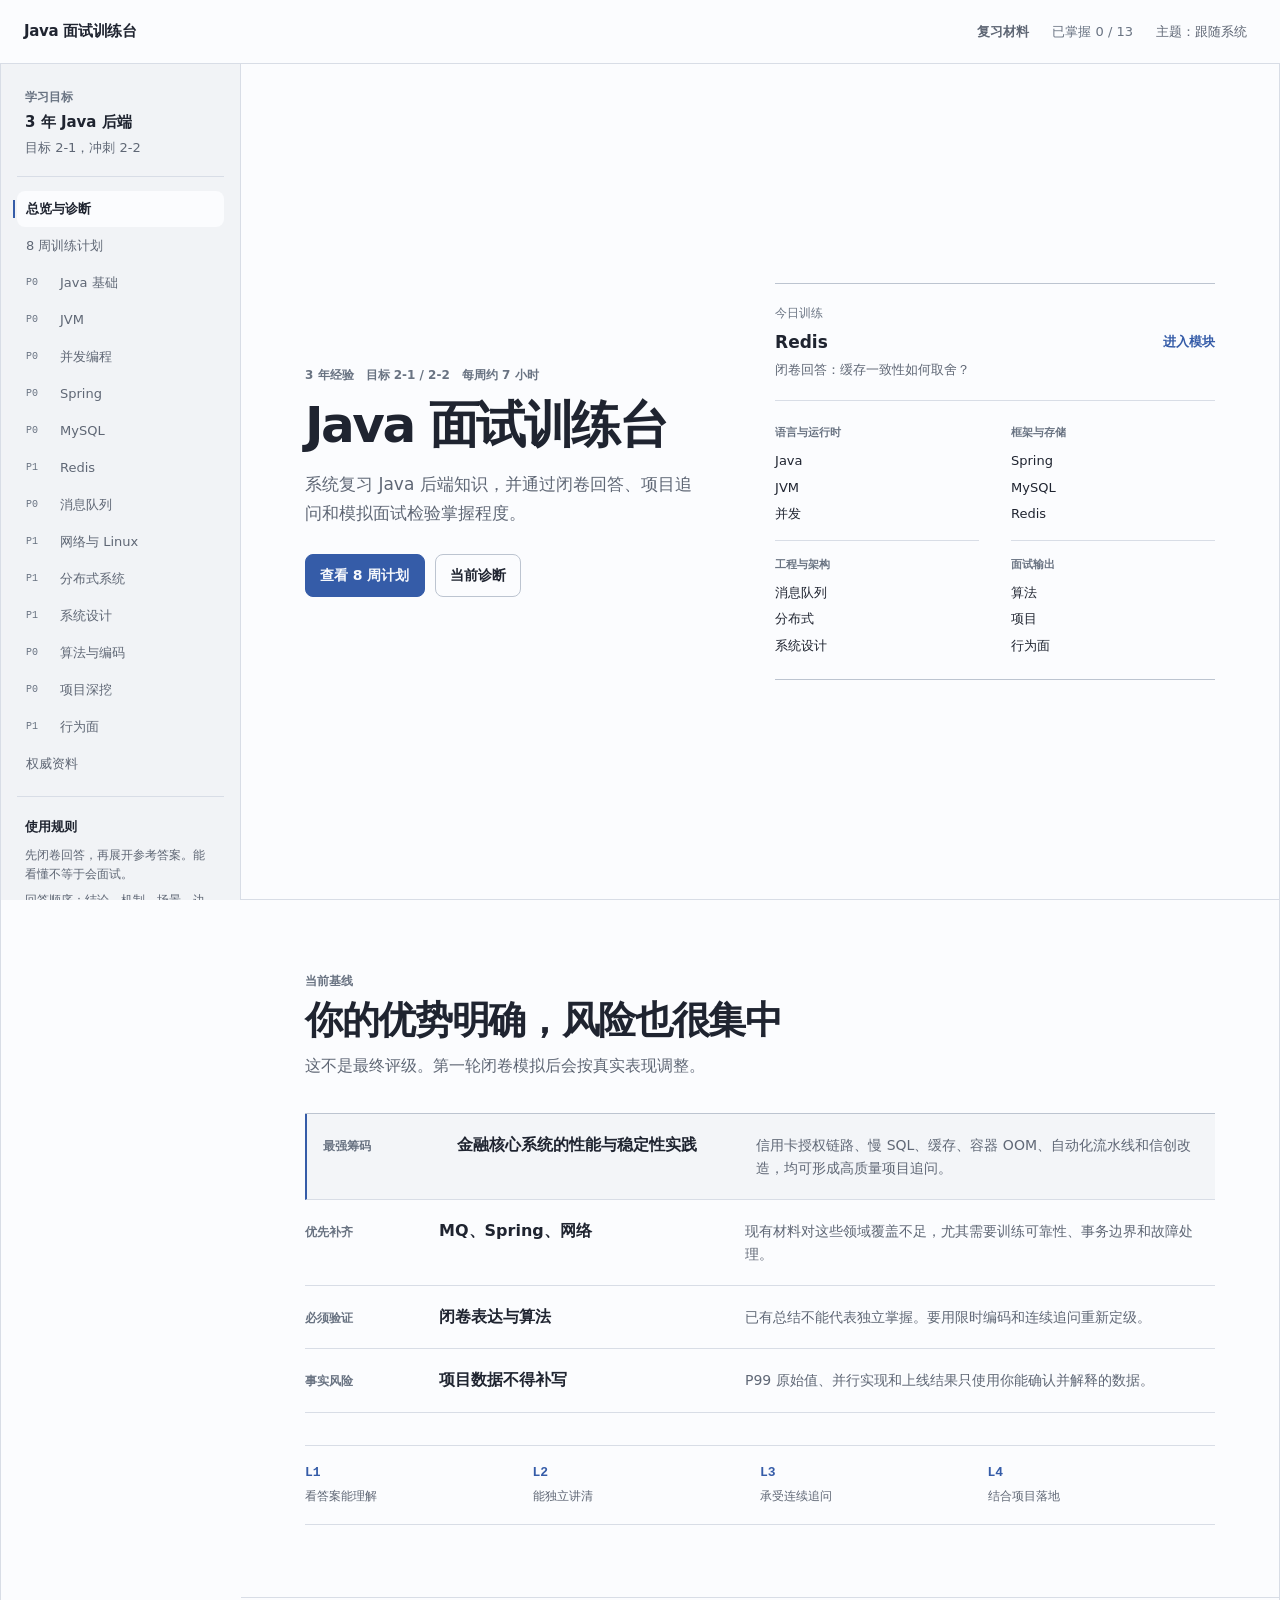
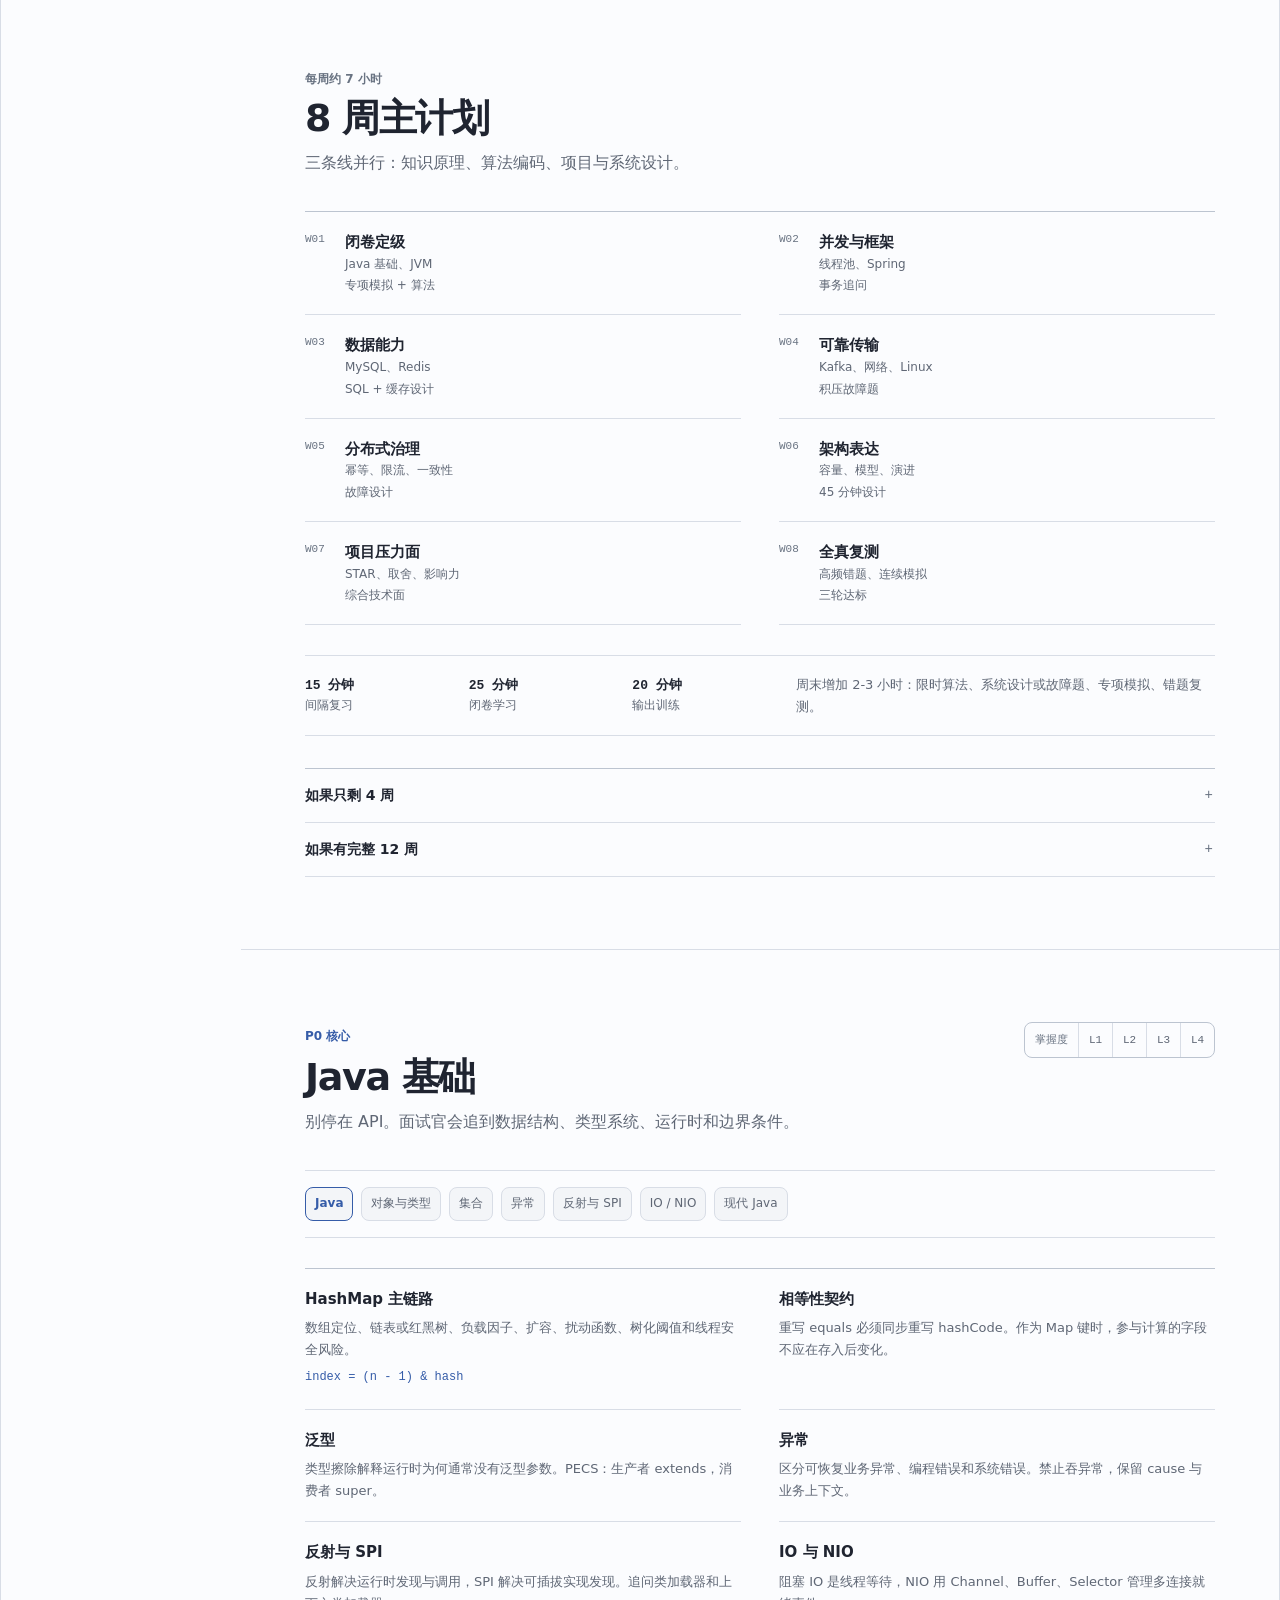
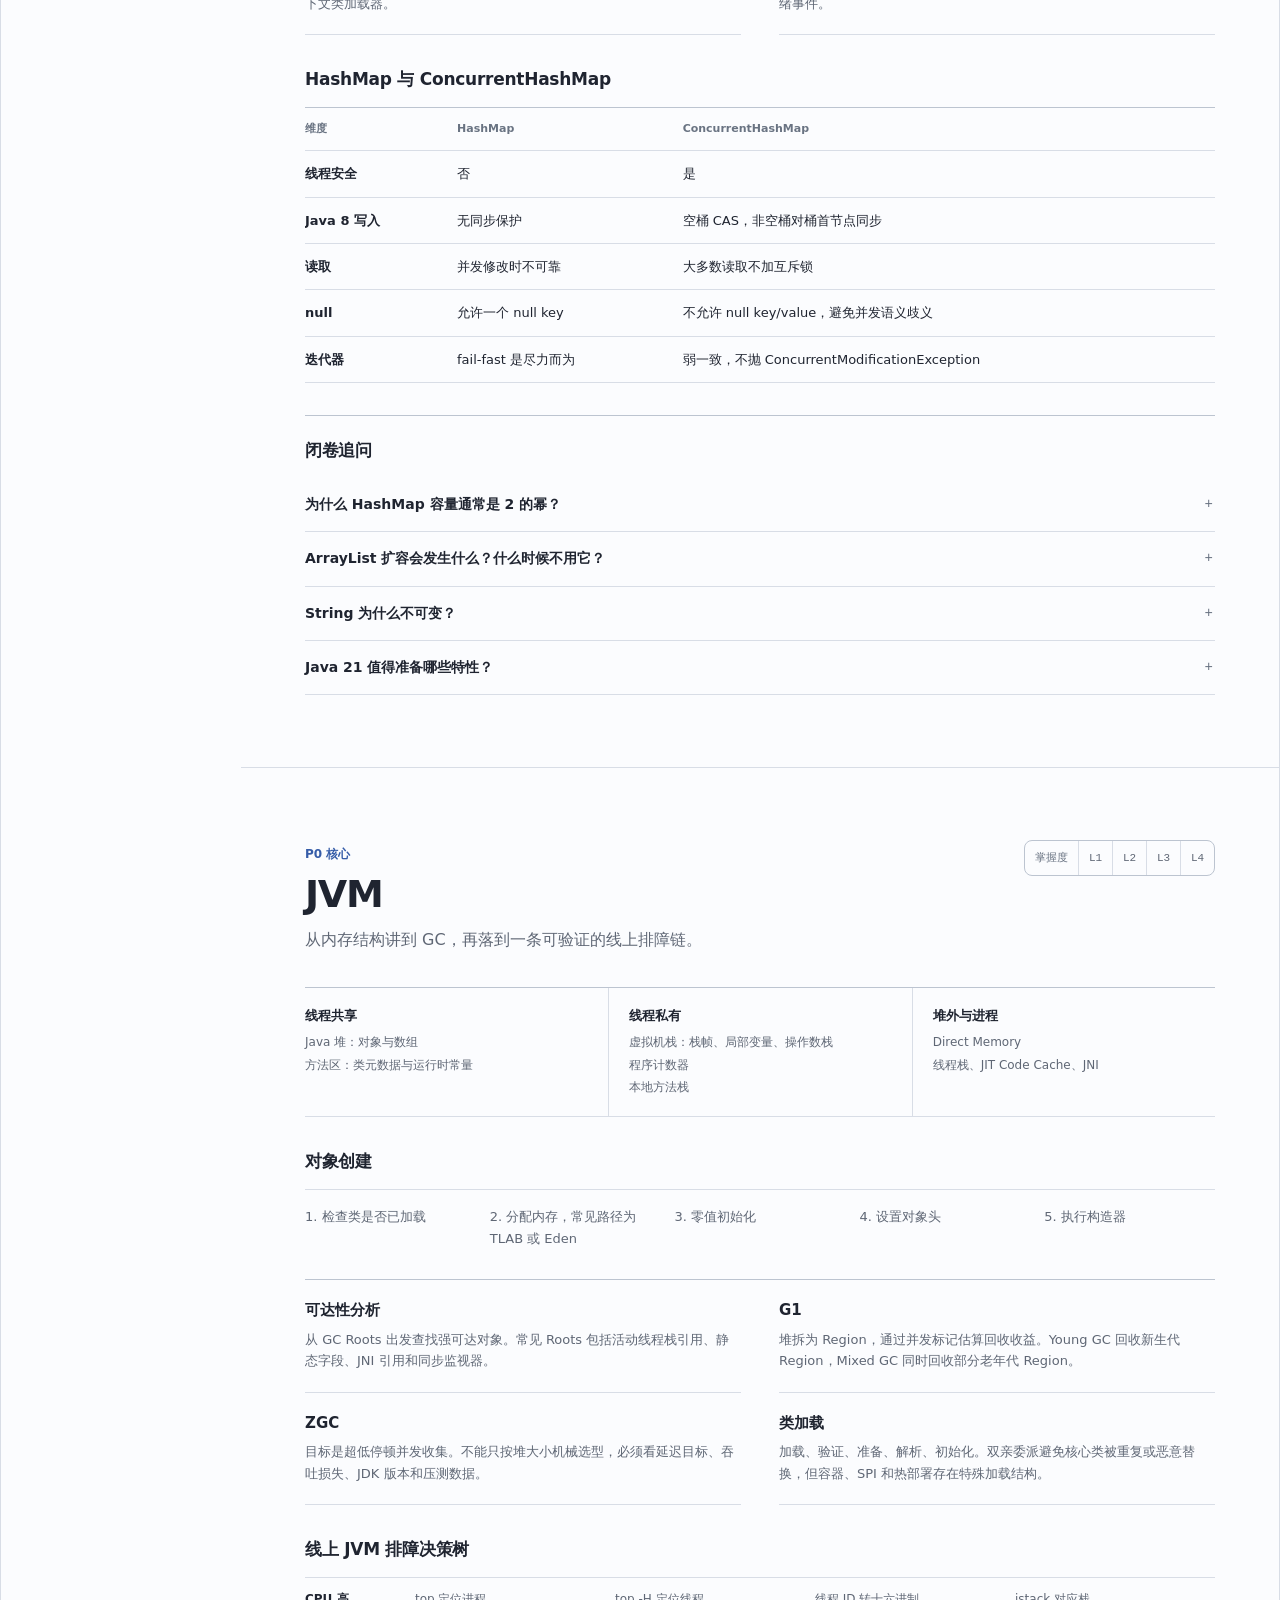
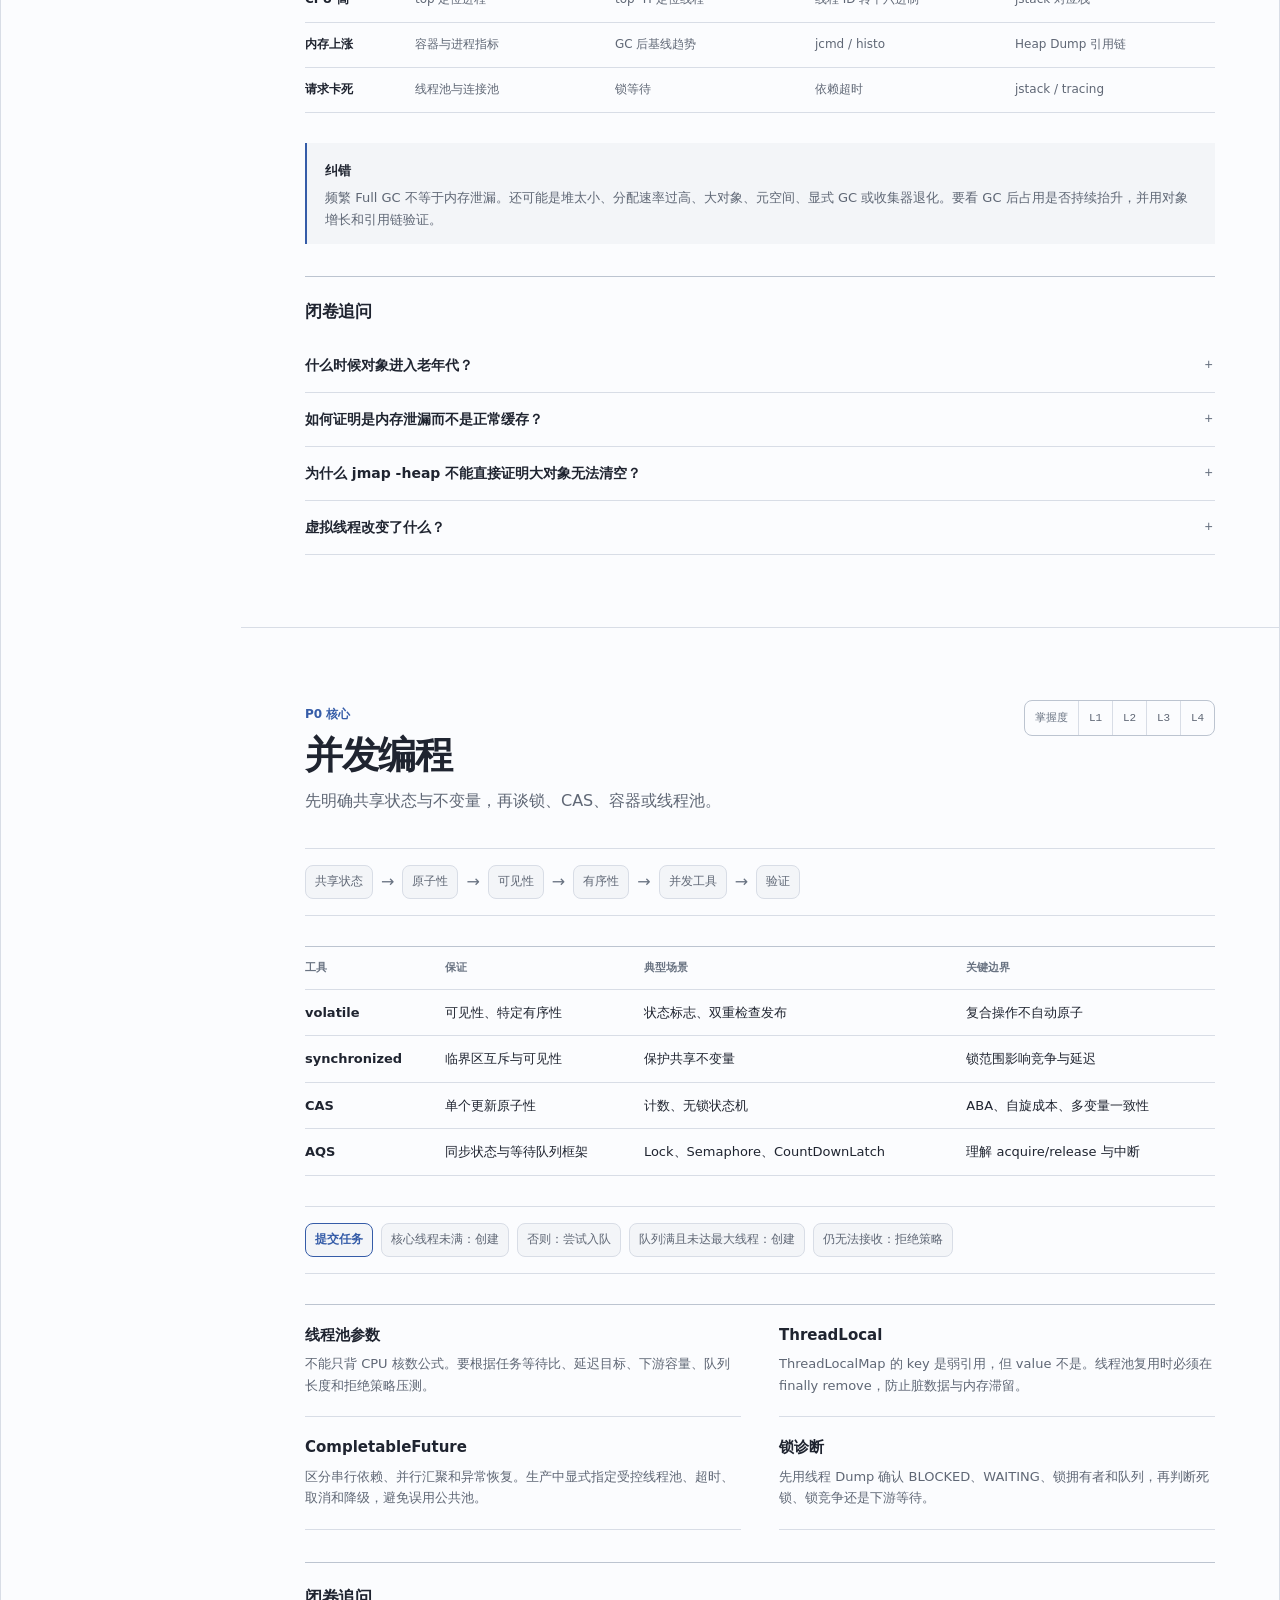
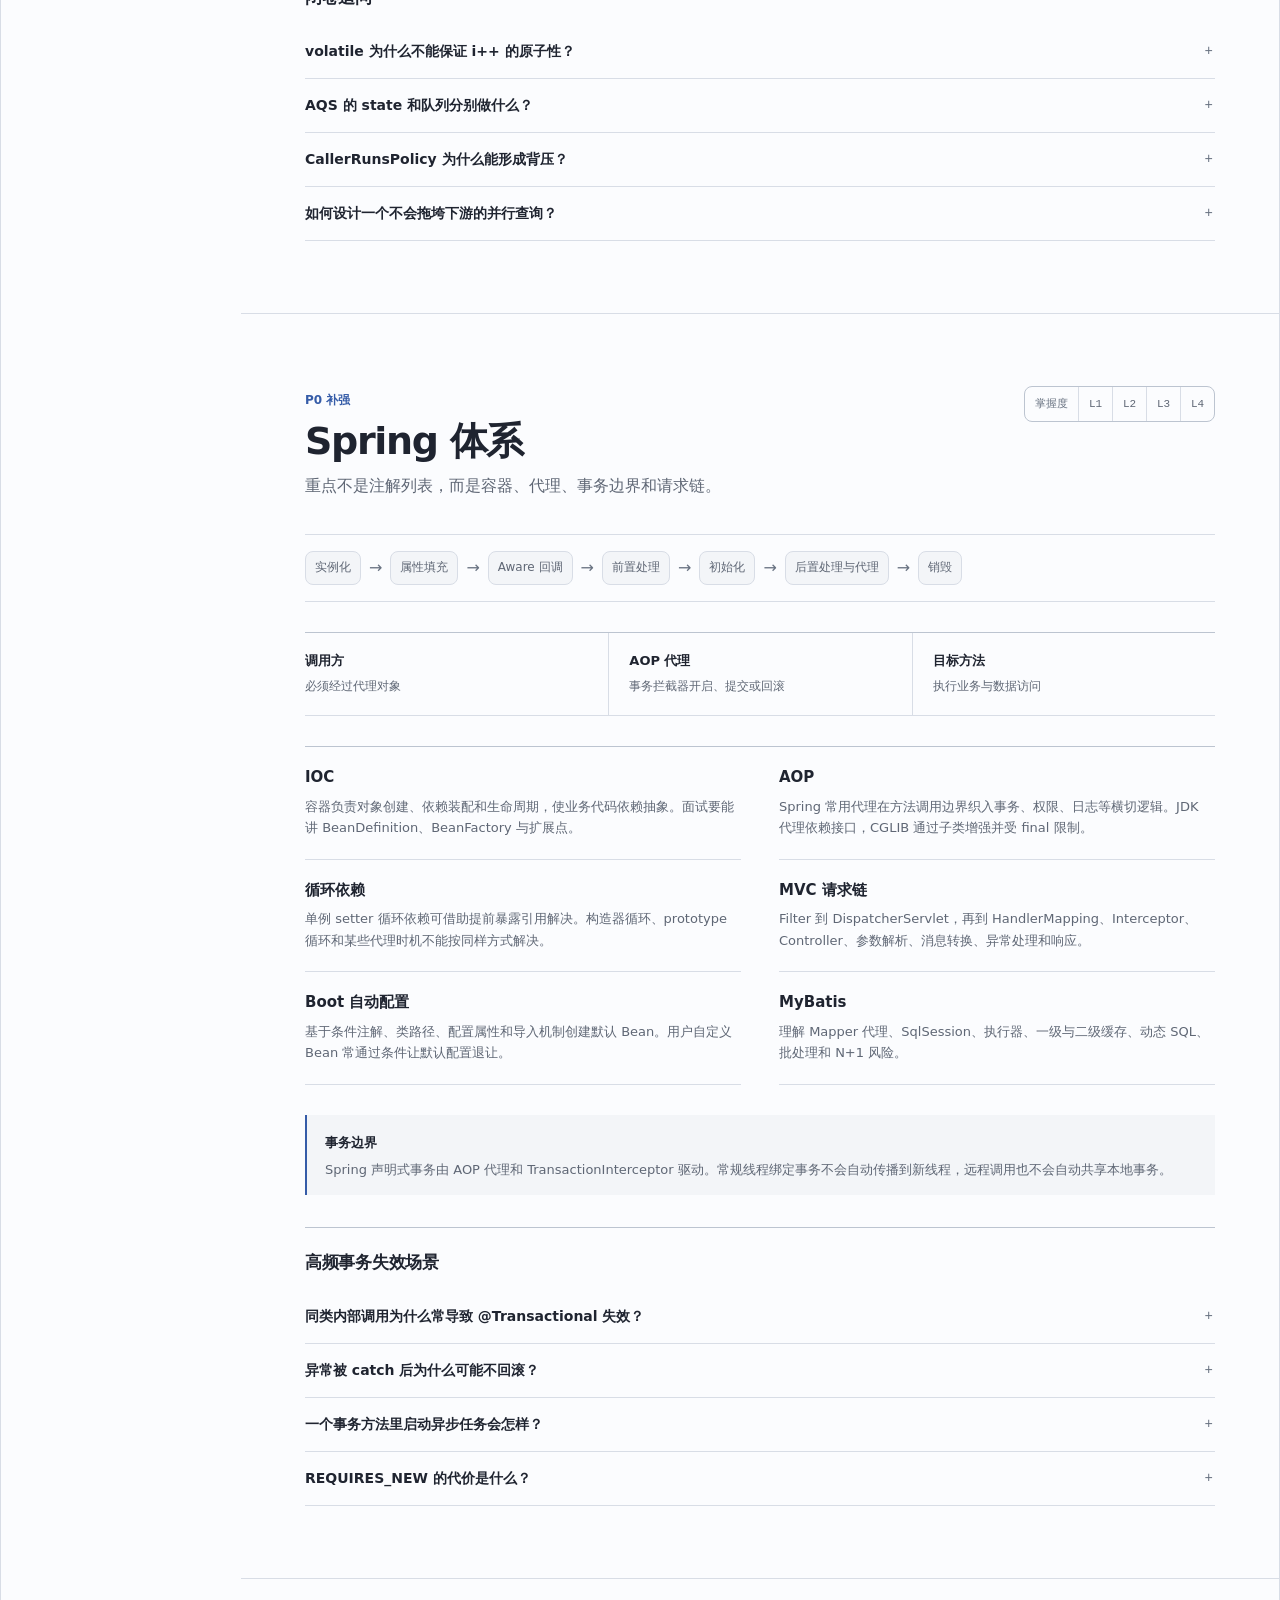
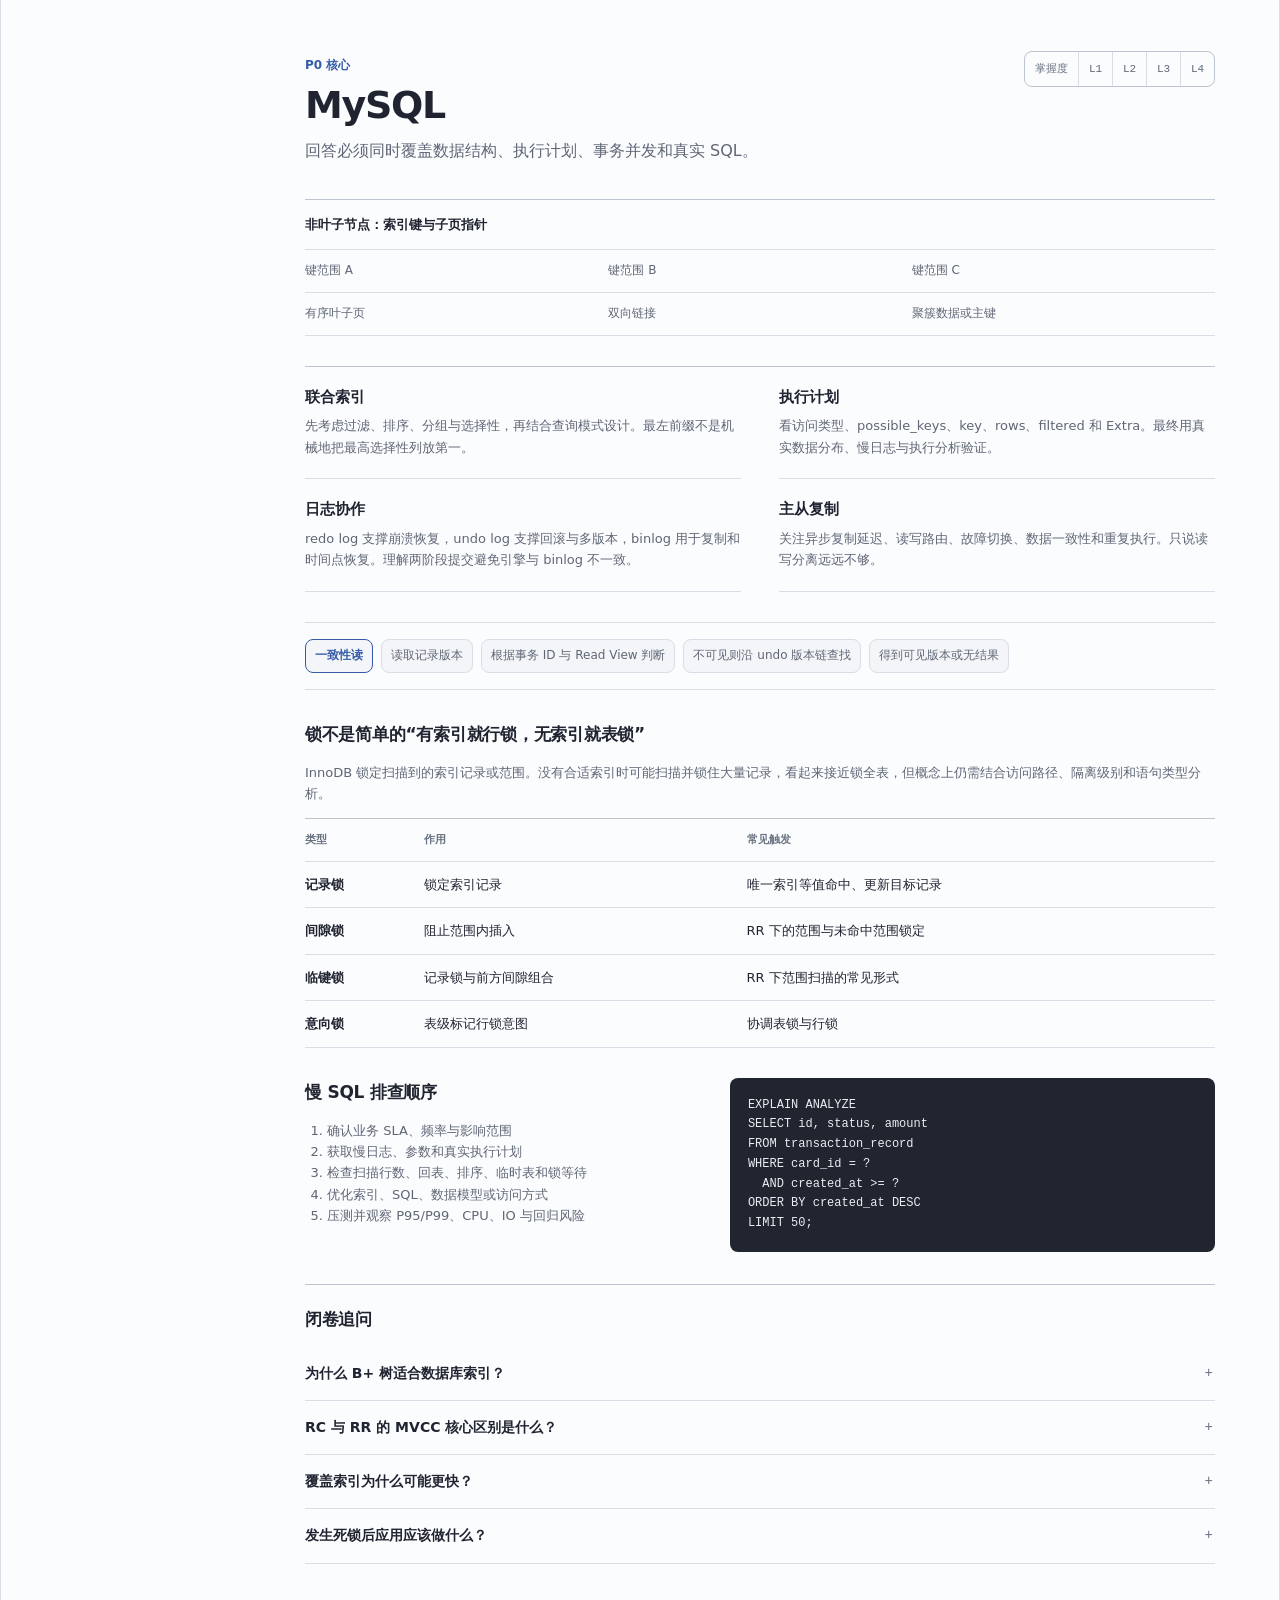
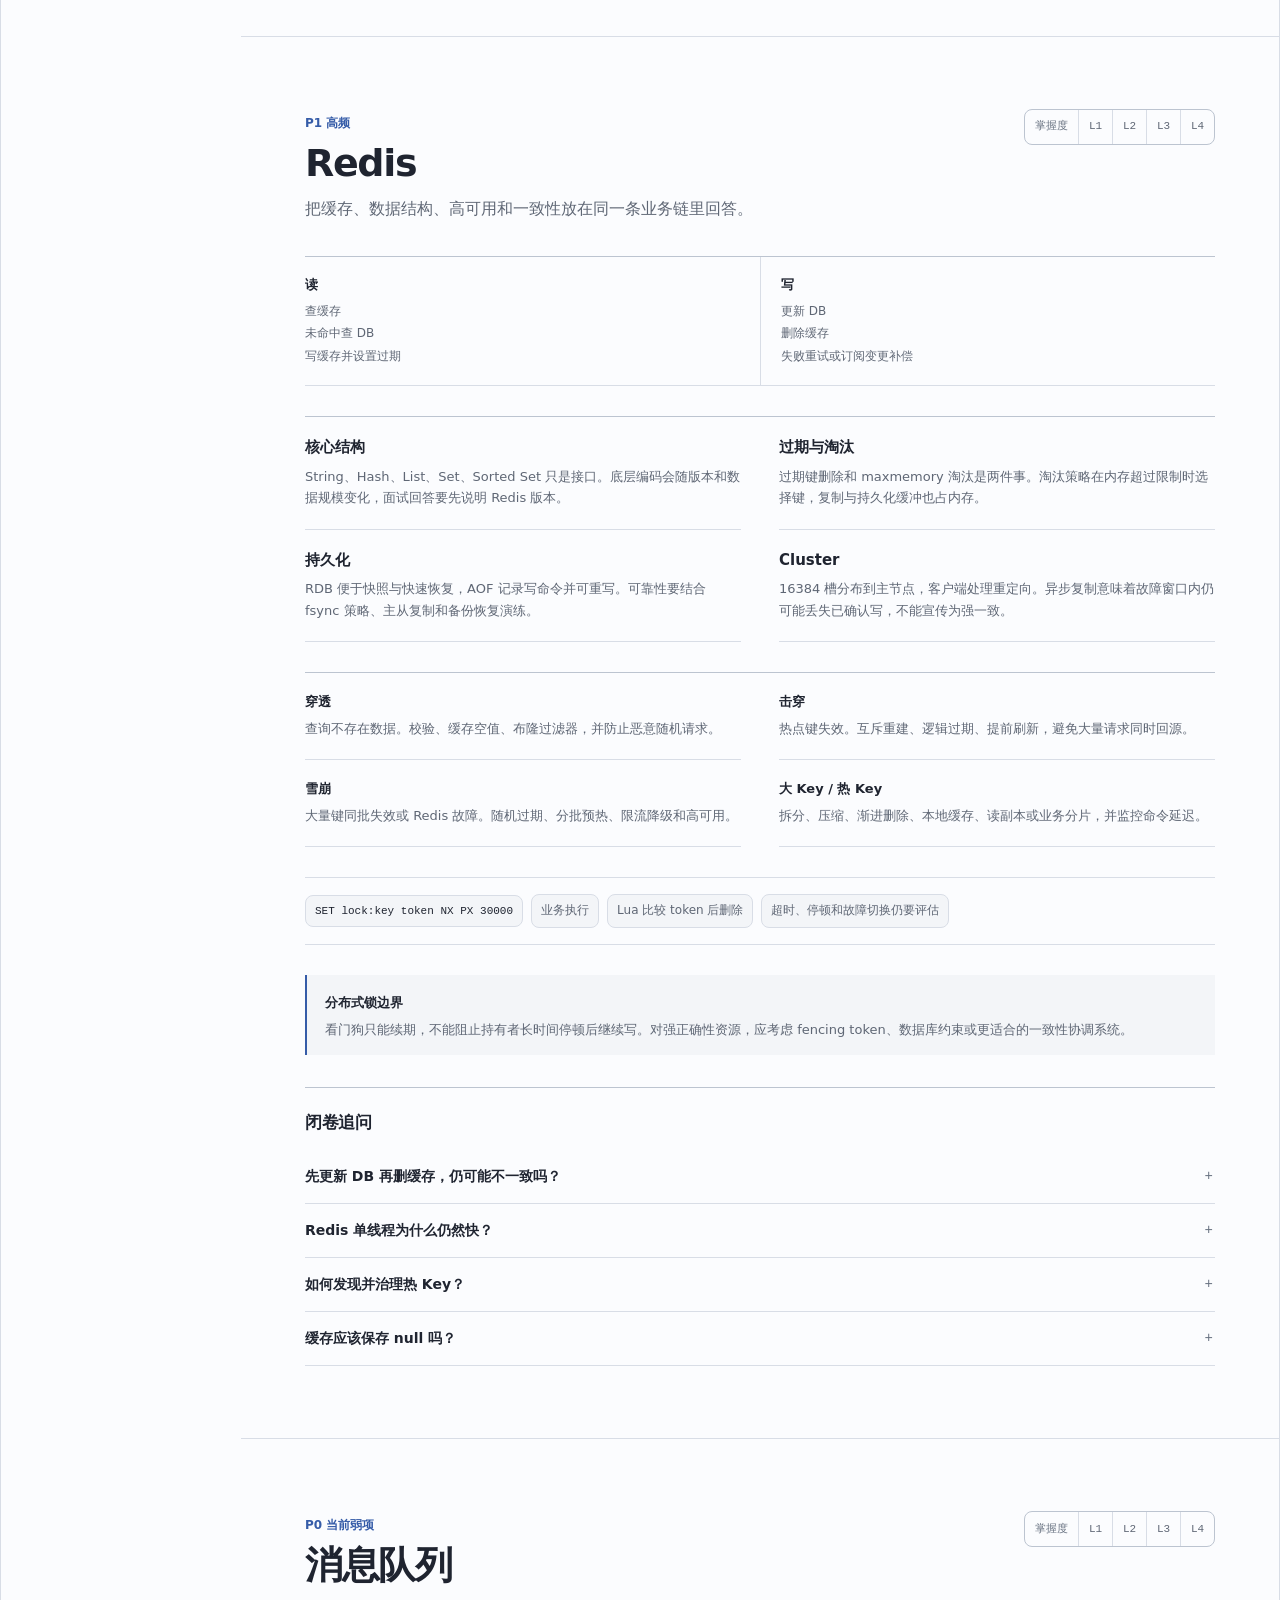
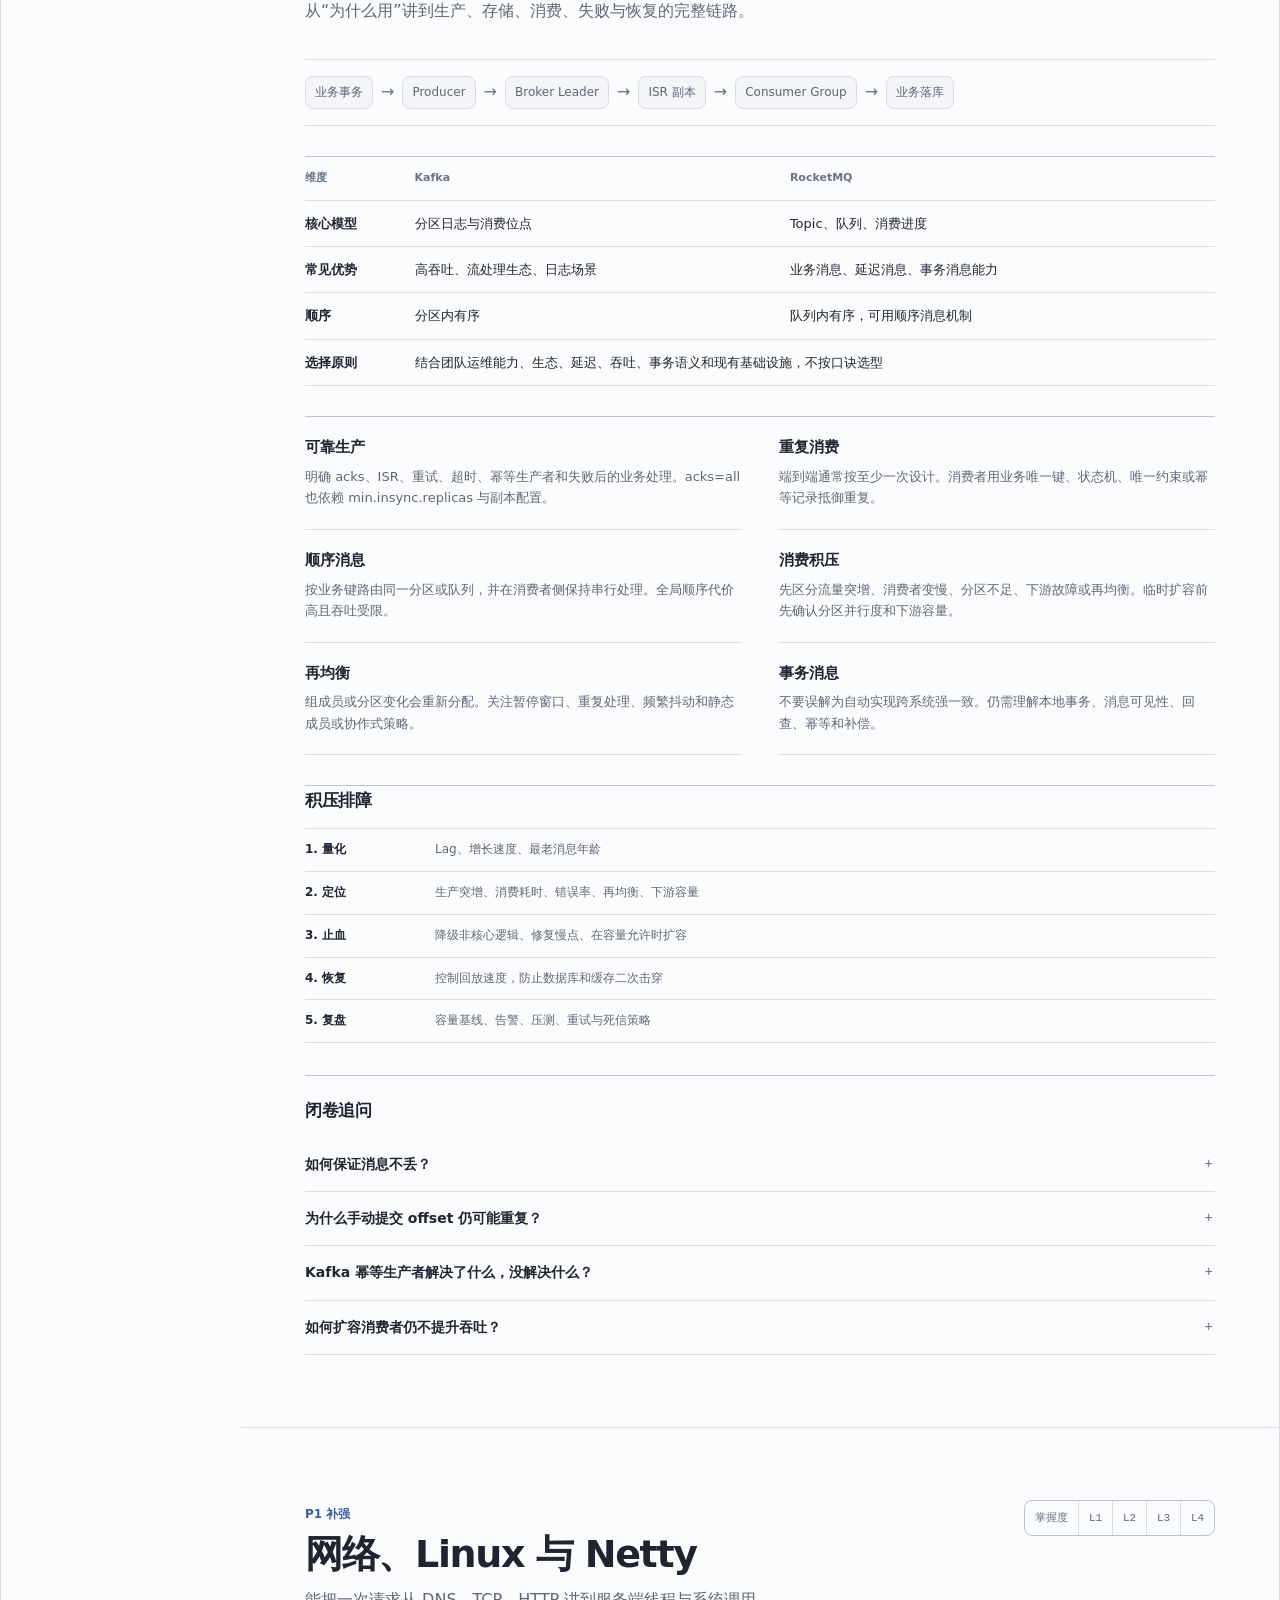
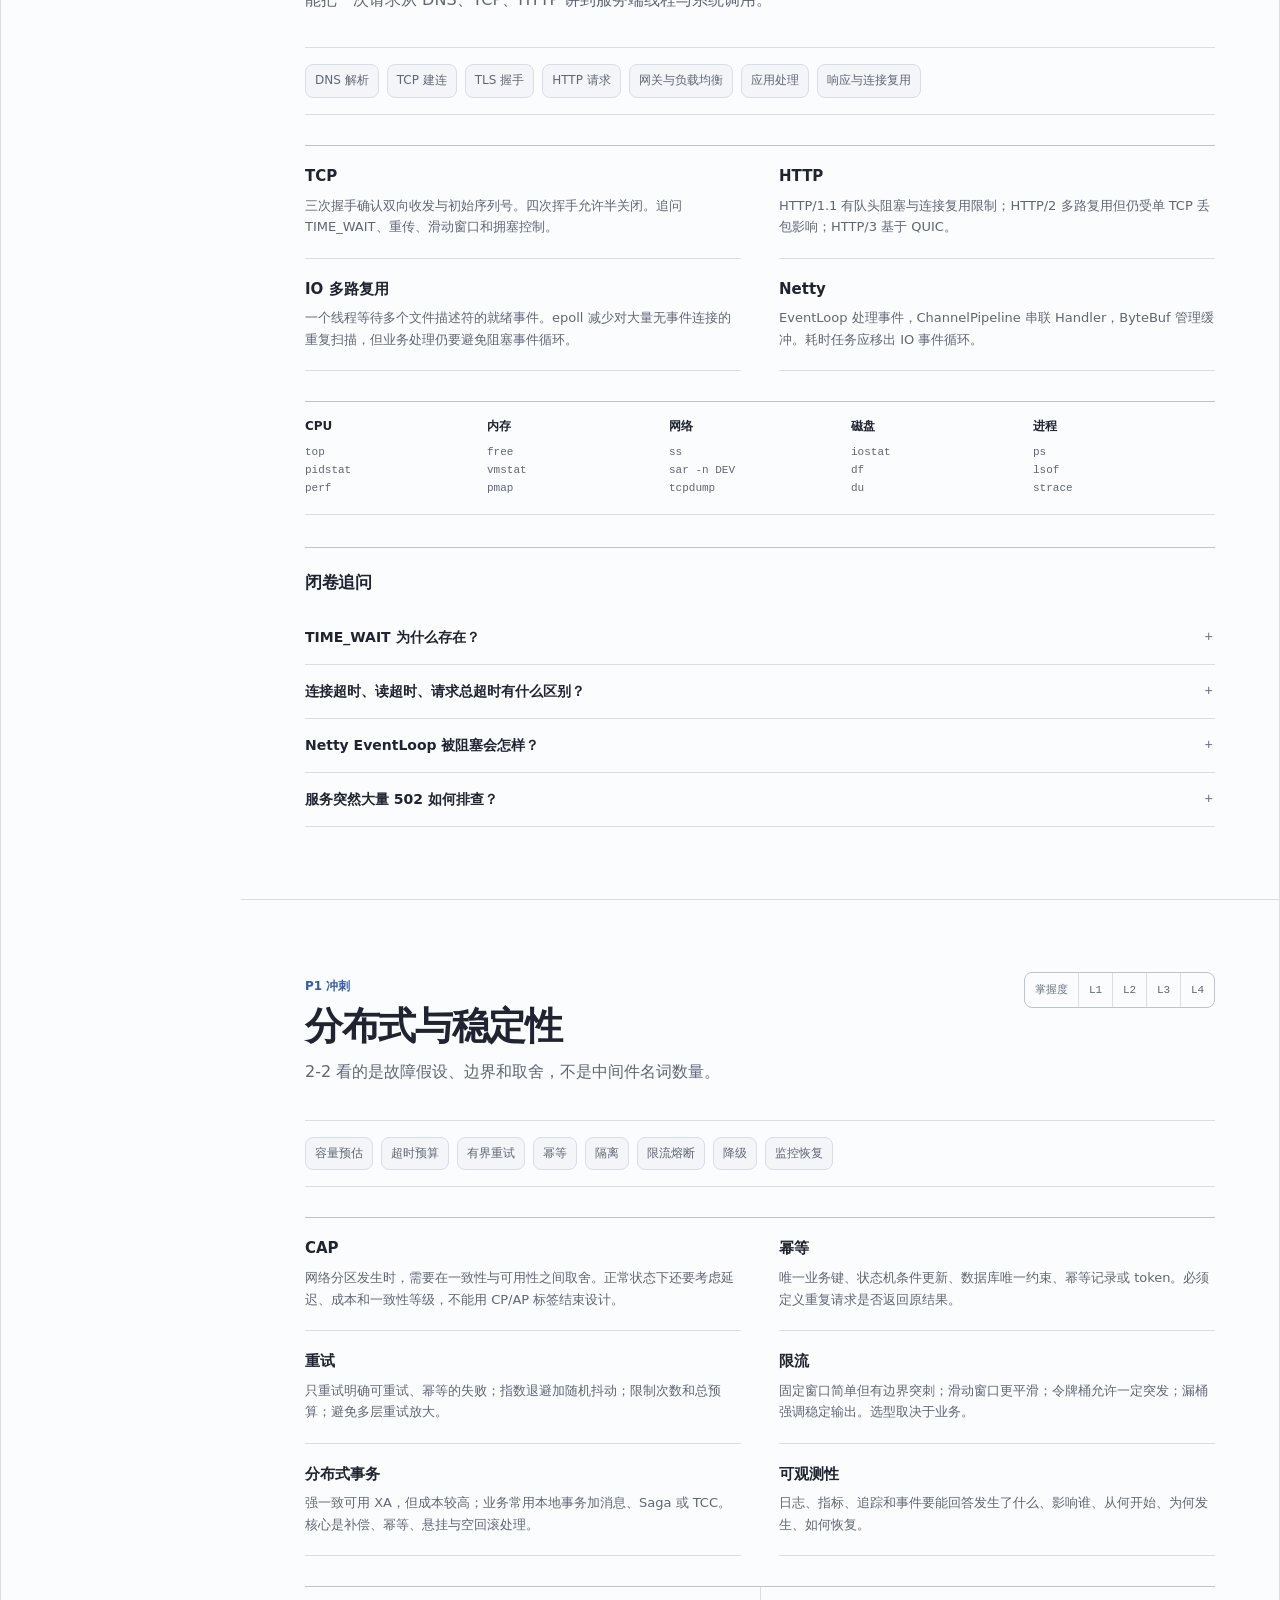
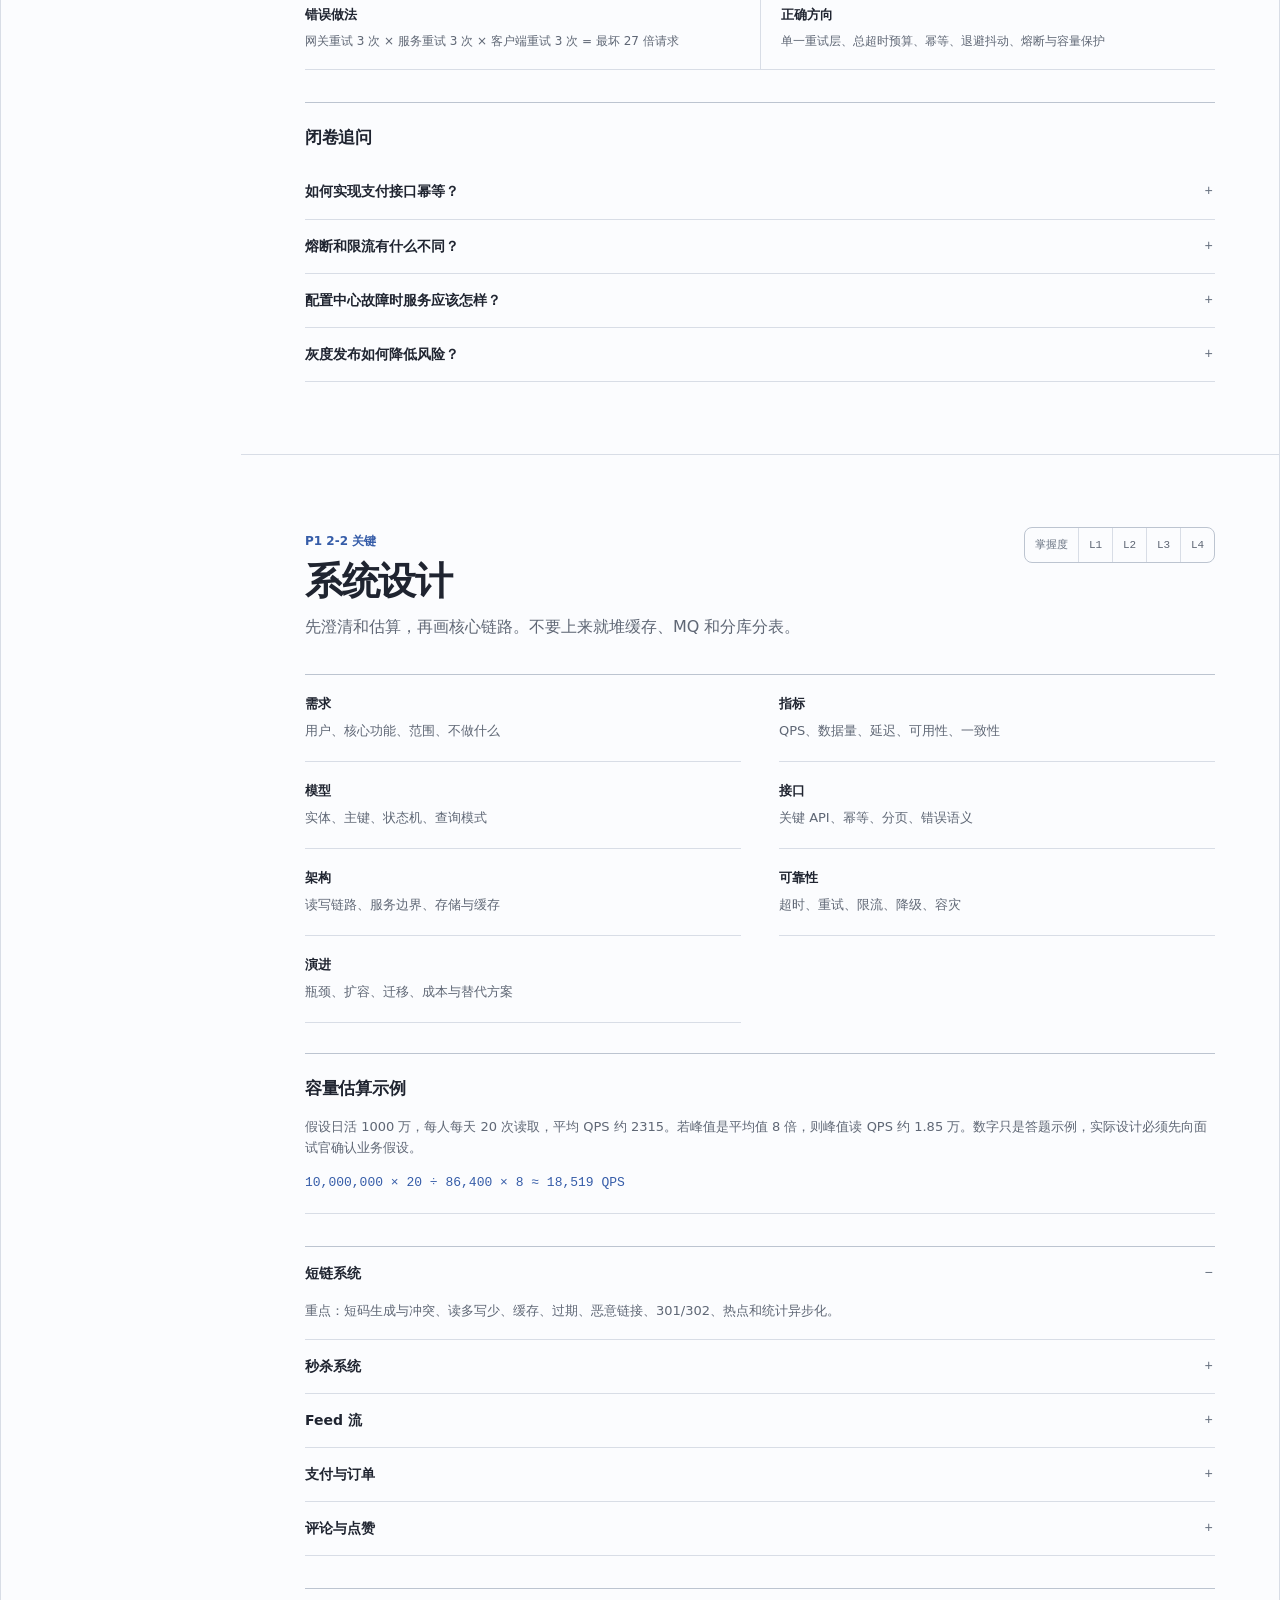
<file: index.html>
<!doctype html>
<html lang="zh-CN">
<head>
  <meta charset="utf-8">
  <meta name="viewport" content="width=device-width, initial-scale=1">
  <meta name="description" content="字节跳动 Java 后端 2-1 至 2-2 面试复习与训练台">
  <title>Java 面试训练台</title>
  <link rel="stylesheet" href="styles.css">
  <script src="app.js" defer></script>
</head>
<body>
  <a class="skip-link" href="#main-content">跳到正文</a>

  <header class="topbar">
    <button class="nav-toggle" id="nav-toggle" type="button" aria-controls="sidebar" aria-expanded="false">目录</button>
    <a class="brand" href="#overview" aria-label="返回训练台首页">
      <span>Java 面试训练台</span>
    </a>
    <div class="topbar-meta">
      <a class="topbar-link" href="review.html">复习材料</a>
      <span id="progress-label">已掌握 0 / 13</span>
      <button class="text-button" id="theme-toggle" type="button" aria-pressed="false">切换主题</button>
    </div>
  </header>

  <div class="app-shell">
    <aside class="sidebar" id="sidebar" aria-label="复习目录">
      <div class="profile-block">
        <p class="kicker">学习目标</p>
        <strong>3 年 Java 后端</strong>
        <span>目标 2-1，冲刺 2-2</span>
      </div>

      <nav class="chapter-nav" aria-label="章节导航">
        <a href="#overview">总览与诊断</a>
        <a href="#plan">8 周训练计划</a>
        <a href="#java" data-module-link="java"><span>P0</span>Java 基础</a>
        <a href="#jvm" data-module-link="jvm"><span>P0</span>JVM</a>
        <a href="#concurrency" data-module-link="concurrency"><span>P0</span>并发编程</a>
        <a href="#spring" data-module-link="spring"><span>P0</span>Spring</a>
        <a href="#mysql" data-module-link="mysql"><span>P0</span>MySQL</a>
        <a href="#redis" data-module-link="redis"><span>P1</span>Redis</a>
        <a href="#mq" data-module-link="mq"><span>P0</span>消息队列</a>
        <a href="#network" data-module-link="network"><span>P1</span>网络与 Linux</a>
        <a href="#distributed" data-module-link="distributed"><span>P1</span>分布式系统</a>
        <a href="#design" data-module-link="design"><span>P1</span>系统设计</a>
        <a href="#algorithm" data-module-link="algorithm"><span>P0</span>算法与编码</a>
        <a href="#project" data-module-link="project"><span>P0</span>项目深挖</a>
        <a href="#behavior" data-module-link="behavior"><span>P1</span>行为面</a>
        <a href="#sources">权威资料</a>
      </nav>

      <div class="sidebar-note">
        <strong>使用规则</strong>
        <p>先闭卷回答，再展开参考答案。能看懂不等于会面试。</p>
        <p>回答顺序：结论、机制、场景、边界、项目。</p>
      </div>
      <button class="reset-button" id="reset-progress" type="button">清空本地进度</button>
    </aside>

    <main id="main-content" tabindex="-1">
      <section class="hero section" id="overview">
        <div class="hero-copy">
          <p class="hero-meta">3 年经验　目标 2-1 / 2-2　每周约 7 小时</p>
          <h1>Java 面试训练台</h1>
          <p class="hero-lead">系统复习 Java 后端知识，并通过闭卷回答、项目追问和模拟面试检验掌握程度。</p>
          <div class="hero-actions">
            <a class="primary-action" href="#plan">查看 8 周计划</a>
            <a class="secondary-action" href="#diagnosis">当前诊断</a>
          </div>
        </div>

        <div class="hero-workbench">
          <div class="today-training">
            <div>
              <span>今日训练</span>
              <strong id="today-topic">MQ 可靠性</strong>
              <p id="today-task">闭卷回答：如何保证消息不丢？</p>
            </div>
            <a id="today-link" href="#mq">进入模块</a>
          </div>

          <nav class="knowledge-index" aria-label="Java 后端面试知识地图">
            <div><strong>语言与运行时</strong><a href="#java">Java</a><a href="#jvm">JVM</a><a href="#concurrency">并发</a></div>
            <div><strong>框架与存储</strong><a href="#spring">Spring</a><a href="#mysql">MySQL</a><a href="#redis">Redis</a></div>
            <div><strong>工程与架构</strong><a href="#mq">消息队列</a><a href="#distributed">分布式</a><a href="#design">系统设计</a></div>
            <div><strong>面试输出</strong><a href="#algorithm">算法</a><a href="#project">项目</a><a href="#behavior">行为面</a></div>
          </nav>
        </div>
      </section>

      <section class="section diagnosis" id="diagnosis">
        <div class="section-heading">
          <p class="kicker">当前基线</p>
          <h2>你的优势明确，风险也很集中</h2>
          <p>这不是最终评级。第一轮闭卷模拟后会按真实表现调整。</p>
        </div>

        <div class="diagnosis-grid">
          <article class="diagnosis-primary">
            <span class="status-label">最强筹码</span>
            <h3>金融核心系统的性能与稳定性实践</h3>
            <p>信用卡授权链路、慢 SQL、缓存、容器 OOM、自动化流水线和信创改造，均可形成高质量项目追问。</p>
          </article>
          <article>
            <span class="status-label">优先补齐</span>
            <h3>MQ、Spring、网络</h3>
            <p>现有材料对这些领域覆盖不足，尤其需要训练可靠性、事务边界和故障处理。</p>
          </article>
          <article>
            <span class="status-label">必须验证</span>
            <h3>闭卷表达与算法</h3>
            <p>已有总结不能代表独立掌握。要用限时编码和连续追问重新定级。</p>
          </article>
          <article>
            <span class="status-label">事实风险</span>
            <h3>项目数据不得补写</h3>
            <p>P99 原始值、并行实现和上线结果只使用你能确认并解释的数据。</p>
          </article>
        </div>

        <div class="level-model" aria-label="知识掌握等级">
          <div><strong>L1</strong><span>看答案能理解</span></div>
          <div><strong>L2</strong><span>能独立讲清</span></div>
          <div><strong>L3</strong><span>承受连续追问</span></div>
          <div><strong>L4</strong><span>结合项目落地</span></div>
        </div>
      </section>

      <section class="section" id="plan">
        <div class="section-heading">
          <p class="kicker">每周约 7 小时</p>
          <h2>8 周主计划</h2>
          <p>三条线并行：知识原理、算法编码、项目与系统设计。</p>
        </div>

        <div class="timeline">
          <article><strong>闭卷定级</strong><span>Java 基础、JVM</span><small>专项模拟 + 算法</small></article>
          <article><strong>并发与框架</strong><span>线程池、Spring</span><small>事务追问</small></article>
          <article><strong>数据能力</strong><span>MySQL、Redis</span><small>SQL + 缓存设计</small></article>
          <article><strong>可靠传输</strong><span>Kafka、网络、Linux</span><small>积压故障题</small></article>
          <article><strong>分布式治理</strong><span>幂等、限流、一致性</span><small>故障设计</small></article>
          <article><strong>架构表达</strong><span>容量、模型、演进</span><small>45 分钟设计</small></article>
          <article><strong>项目压力面</strong><span>STAR、取舍、影响力</span><small>综合技术面</small></article>
          <article><strong>全真复测</strong><span>高频错题、连续模拟</span><small>三轮达标</small></article>
        </div>

        <div class="daily-rhythm">
          <div><strong>15 分钟</strong><span>间隔复习</span></div>
          <div><strong>25 分钟</strong><span>闭卷学习</span></div>
          <div><strong>20 分钟</strong><span>输出训练</span></div>
          <p>周末增加 2-3 小时：限时算法、系统设计或故障题、专项模拟、错题复测。</p>
        </div>

        <div class="plan-variants">
          <details><summary>如果只剩 4 周</summary><p>第 1 周完成基线、Java/JVM/并发；第 2 周完成 Spring/MySQL/Redis/MQ；第 3 周集中算法、系统设计和三个项目故事；第 4 周只做错题复测与全真模拟。P2 内容全部延后，每周至少两轮模拟。</p></details>
          <details><summary>如果有完整 12 周</summary><p>前 8 周按主计划执行；第 9 周补 Java 21、Netty、RPC 与可观测性；第 10 周做四个系统设计；第 11 周针对目标业务线补领域知识；第 12 周进行面试节奏、简历逐行追问和连续全真模拟。</p></details>
        </div>
      </section>

      <section class="section module" id="java" data-module="java">
        <div class="module-header">
          <div><span class="priority">P0 核心</span><h2>Java 基础</h2><p>别停在 API。面试官会追到数据结构、类型系统、运行时和边界条件。</p></div>
          <div class="mastery-control" role="group" aria-label="Java 基础掌握度">
            <span>掌握度</span>
            <button type="button" data-level="1">L1</button><button type="button" data-level="2">L2</button><button type="button" data-level="3">L3</button><button type="button" data-level="4">L4</button>
          </div>
        </div>

        <div class="concept-map java-map" aria-label="Java 基础知识结构">
          <strong>Java</strong><span>对象与类型</span><span>集合</span><span>异常</span><span>反射与 SPI</span><span>IO / NIO</span><span>现代 Java</span>
        </div>

        <div class="topic-grid">
          <article><h3>HashMap 主链路</h3><p>数组定位、链表或红黑树、负载因子、扩容、扰动函数、树化阈值和线程安全风险。</p><code>index = (n - 1) &amp; hash</code></article>
          <article><h3>相等性契约</h3><p>重写 equals 必须同步重写 hashCode。作为 Map 键时，参与计算的字段不应在存入后变化。</p></article>
          <article><h3>泛型</h3><p>类型擦除解释运行时为何通常没有泛型参数。PECS：生产者 extends，消费者 super。</p></article>
          <article><h3>异常</h3><p>区分可恢复业务异常、编程错误和系统错误。禁止吞异常，保留 cause 与业务上下文。</p></article>
          <article><h3>反射与 SPI</h3><p>反射解决运行时发现与调用，SPI 解决可插拔实现发现。追问类加载器和上下文类加载器。</p></article>
          <article><h3>IO 与 NIO</h3><p>阻塞 IO 是线程等待，NIO 用 Channel、Buffer、Selector 管理多连接就绪事件。</p></article>
        </div>

        <div class="comparison-block">
          <h3>HashMap 与 ConcurrentHashMap</h3>
          <div class="table-wrap"><table><thead><tr><th>维度</th><th>HashMap</th><th>ConcurrentHashMap</th></tr></thead><tbody>
            <tr><td>线程安全</td><td>否</td><td>是</td></tr>
            <tr><td>Java 8 写入</td><td>无同步保护</td><td>空桶 CAS，非空桶对桶首节点同步</td></tr>
            <tr><td>读取</td><td>并发修改时不可靠</td><td>大多数读取不加互斥锁</td></tr>
            <tr><td>null</td><td>允许一个 null key</td><td>不允许 null key/value，避免并发语义歧义</td></tr>
            <tr><td>迭代器</td><td>fail-fast 是尽力而为</td><td>弱一致，不抛 ConcurrentModificationException</td></tr>
          </tbody></table></div>
        </div>

        <div class="recall-set">
          <h3>闭卷追问</h3>
          <details><summary>为什么 HashMap 容量通常是 2 的幂？</summary><p>数组下标可以用位运算代替取模；扩容翻倍后，元素要么留在原位置，要么移动旧容量的偏移量。前提是哈希分布经过扰动，容量为 2 的幂才能让低位掩码覆盖均匀。</p></details>
          <details><summary>ArrayList 扩容会发生什么？什么时候不用它？</summary><p>空间不足时创建更大数组并复制元素，扩容本身是 O(n)。频繁头部插入、删除或需要稳定并发写时不合适。LinkedList 也不自动更优，因为节点分配、缓存局部性和定位成本可能更差。</p></details>
          <details><summary>String 为什么不可变？</summary><p>不可变让字符串常量池、哈希缓存、类加载与安全边界更可靠，也天然便于线程共享。不可变不是 final 引用本身，而是对象对外不可观察到状态改变。</p></details>
          <details><summary>Java 21 值得准备哪些特性？</summary><p>重点准备虚拟线程、记录模式、switch 模式匹配和有序集合。虚拟线程适合大量阻塞型并发任务，不会让 CPU 密集任务自动变快，也不应该按传统线程池思路池化虚拟线程。</p></details>
        </div>
      </section>

      <section class="section module" id="jvm" data-module="jvm">
        <div class="module-header">
          <div><span class="priority">P0 核心</span><h2>JVM</h2><p>从内存结构讲到 GC，再落到一条可验证的线上排障链。</p></div>
          <div class="mastery-control" role="group" aria-label="JVM 掌握度"><span>掌握度</span><button type="button" data-level="1">L1</button><button type="button" data-level="2">L2</button><button type="button" data-level="3">L3</button><button type="button" data-level="4">L4</button></div>
        </div>

        <div class="memory-map" aria-label="JVM 运行时数据区">
          <div class="shared-memory"><strong>线程共享</strong><span>Java 堆：对象与数组</span><span>方法区：类元数据与运行时常量</span></div>
          <div class="thread-memory"><strong>线程私有</strong><span>虚拟机栈：栈帧、局部变量、操作数栈</span><span>程序计数器</span><span>本地方法栈</span></div>
          <div class="native-memory"><strong>堆外与进程</strong><span>Direct Memory</span><span>线程栈、JIT Code Cache、JNI</span></div>
        </div>

        <div class="process-flow">
          <h3>对象创建</h3>
          <ol><li>检查类是否已加载</li><li>分配内存，常见路径为 TLAB 或 Eden</li><li>零值初始化</li><li>设置对象头</li><li>执行构造器</li></ol>
        </div>

        <div class="topic-grid">
          <article><h3>可达性分析</h3><p>从 GC Roots 出发查找强可达对象。常见 Roots 包括活动线程栈引用、静态字段、JNI 引用和同步监视器。</p></article>
          <article><h3>G1</h3><p>堆拆为 Region，通过并发标记估算回收收益。Young GC 回收新生代 Region，Mixed GC 同时回收部分老年代 Region。</p></article>
          <article><h3>ZGC</h3><p>目标是超低停顿并发收集。不能只按堆大小机械选型，必须看延迟目标、吞吐损失、JDK 版本和压测数据。</p></article>
          <article><h3>类加载</h3><p>加载、验证、准备、解析、初始化。双亲委派避免核心类被重复或恶意替换，但容器、SPI 和热部署存在特殊加载结构。</p></article>
        </div>

        <div class="decision-tree">
          <h3>线上 JVM 排障决策树</h3>
          <div class="decision-row"><strong>CPU 高</strong><span>top 定位进程</span><span>top -H 定位线程</span><span>线程 ID 转十六进制</span><span>jstack 对应栈</span></div>
          <div class="decision-row"><strong>内存上涨</strong><span>容器与进程指标</span><span>GC 后基线趋势</span><span>jcmd / histo</span><span>Heap Dump 引用链</span></div>
          <div class="decision-row"><strong>请求卡死</strong><span>线程池与连接池</span><span>锁等待</span><span>依赖超时</span><span>jstack / tracing</span></div>
        </div>

        <aside class="correction-note"><strong>纠错</strong><p>频繁 Full GC 不等于内存泄漏。还可能是堆太小、分配速率过高、大对象、元空间、显式 GC 或收集器退化。要看 GC 后占用是否持续抬升，并用对象增长和引用链验证。</p></aside>

        <div class="recall-set">
          <h3>闭卷追问</h3>
          <details><summary>什么时候对象进入老年代？</summary><p>取决于收集器与配置。常见原因包括多次 Young GC 后达到年龄阈值、动态年龄判断、晋升担保，以及某些收集器对大对象的特殊处理。不要把固定 15 岁当作所有场景的唯一答案。</p></details>
          <details><summary>如何证明是内存泄漏而不是正常缓存？</summary><p>看稳定负载下 GC 后基线是否持续抬升，对比多次类直方图的实例增量，抓取 Heap Dump，用支配树和 GC Root 引用链找到保留者，再结合业务生命周期判断对象是否本应释放。</p></details>
          <details><summary>为什么 jmap -heap 不能直接证明大对象无法清空？</summary><p>它主要展示堆配置和整体使用情况，不提供完整对象保留关系。定位对象类型可用类直方图，证明保留原因通常需要 Heap Dump、支配树和引用链。</p></details>
          <details><summary>虚拟线程改变了什么？</summary><p>它降低了线程创建与阻塞等待成本，使同步阻塞风格更容易支撑高并发 IO。它不增加 CPU 核心，不消除数据库连接等外部资源上限，也要求关注 ThreadLocal 使用和特定阻塞场景。</p></details>
        </div>
      </section>

      <section class="section module" id="concurrency" data-module="concurrency">
        <div class="module-header">
          <div><span class="priority">P0 核心</span><h2>并发编程</h2><p>先明确共享状态与不变量，再谈锁、CAS、容器或线程池。</p></div>
          <div class="mastery-control" role="group" aria-label="并发编程掌握度"><span>掌握度</span><button type="button" data-level="1">L1</button><button type="button" data-level="2">L2</button><button type="button" data-level="3">L3</button><button type="button" data-level="4">L4</button></div>
        </div>

        <div class="concurrency-chain" aria-label="并发问题分析链">
          <span>共享状态</span><b>→</b><span>原子性</span><b>→</b><span>可见性</span><b>→</b><span>有序性</span><b>→</b><span>并发工具</span><b>→</b><span>验证</span>
        </div>

        <div class="comparison-block">
          <div class="table-wrap"><table><thead><tr><th>工具</th><th>保证</th><th>典型场景</th><th>关键边界</th></tr></thead><tbody>
            <tr><td>volatile</td><td>可见性、特定有序性</td><td>状态标志、双重检查发布</td><td>复合操作不自动原子</td></tr>
            <tr><td>synchronized</td><td>临界区互斥与可见性</td><td>保护共享不变量</td><td>锁范围影响竞争与延迟</td></tr>
            <tr><td>CAS</td><td>单个更新原子性</td><td>计数、无锁状态机</td><td>ABA、自旋成本、多变量一致性</td></tr>
            <tr><td>AQS</td><td>同步状态与等待队列框架</td><td>Lock、Semaphore、CountDownLatch</td><td>理解 acquire/release 与中断</td></tr>
          </tbody></table></div>
        </div>

        <div class="pool-flow" aria-label="ThreadPoolExecutor 提交流程">
          <strong>提交任务</strong><span>核心线程未满：创建</span><span>否则：尝试入队</span><span>队列满且未达最大线程：创建</span><span>仍无法接收：拒绝策略</span>
        </div>

        <div class="topic-grid">
          <article><h3>线程池参数</h3><p>不能只背 CPU 核数公式。要根据任务等待比、延迟目标、下游容量、队列长度和拒绝策略压测。</p></article>
          <article><h3>ThreadLocal</h3><p>ThreadLocalMap 的 key 是弱引用，但 value 不是。线程池复用时必须在 finally remove，防止脏数据与内存滞留。</p></article>
          <article><h3>CompletableFuture</h3><p>区分串行依赖、并行汇聚和异常恢复。生产中显式指定受控线程池、超时、取消和降级，避免误用公共池。</p></article>
          <article><h3>锁诊断</h3><p>先用线程 Dump 确认 BLOCKED、WAITING、锁拥有者和队列，再判断死锁、锁竞争还是下游等待。</p></article>
        </div>

        <div class="recall-set">
          <h3>闭卷追问</h3>
          <details><summary>volatile 为什么不能保证 i++ 的原子性？</summary><p>i++ 包含读取、加一和写回多个步骤。多个线程可能读取相同旧值并覆盖写回。volatile 让读写可见，但没有把这组步骤变成不可分割操作。</p></details>
          <details><summary>AQS 的 state 和队列分别做什么？</summary><p>state 表示同步状态，具体含义由子类定义。竞争失败的线程进入基于节点的同步队列，前驱状态和 park/unpark 协作完成阻塞与唤醒。Condition 还有独立条件队列，signal 后节点转入同步队列重新竞争。</p></details>
          <details><summary>CallerRunsPolicy 为什么能形成背压？</summary><p>线程池饱和时由提交任务的线程执行，提交者被业务执行占用，提交速度自然下降。但如果提交线程是关键 IO 线程，可能扩大延迟和故障，因此必须结合调用链判断。</p></details>
          <details><summary>如何设计一个不会拖垮下游的并行查询？</summary><p>先画依赖图，只并行无依赖查询；设置独立有界线程池或并发信号量；总超时与子任务超时协同；限制每请求扇出；明确部分失败策略；监控线程池、连接池和下游 P99。</p></details>
        </div>
      </section>

      <section class="section module" id="spring" data-module="spring">
        <div class="module-header">
          <div><span class="priority">P0 补强</span><h2>Spring 体系</h2><p>重点不是注解列表，而是容器、代理、事务边界和请求链。</p></div>
          <div class="mastery-control" role="group" aria-label="Spring 掌握度"><span>掌握度</span><button type="button" data-level="1">L1</button><button type="button" data-level="2">L2</button><button type="button" data-level="3">L3</button><button type="button" data-level="4">L4</button></div>
        </div>

        <div class="lifecycle" aria-label="Spring Bean 生命周期">
          <span>实例化</span><b>→</b><span>属性填充</span><b>→</b><span>Aware 回调</span><b>→</b><span>前置处理</span><b>→</b><span>初始化</span><b>→</b><span>后置处理与代理</span><b>→</b><span>销毁</span>
        </div>

        <div class="proxy-diagram">
          <div><strong>调用方</strong><span>必须经过代理对象</span></div>
          <div><strong>AOP 代理</strong><span>事务拦截器开启、提交或回滚</span></div>
          <div><strong>目标方法</strong><span>执行业务与数据访问</span></div>
        </div>

        <div class="topic-grid">
          <article><h3>IOC</h3><p>容器负责对象创建、依赖装配和生命周期，使业务代码依赖抽象。面试要能讲 BeanDefinition、BeanFactory 与扩展点。</p></article>
          <article><h3>AOP</h3><p>Spring 常用代理在方法调用边界织入事务、权限、日志等横切逻辑。JDK 代理依赖接口，CGLIB 通过子类增强并受 final 限制。</p></article>
          <article><h3>循环依赖</h3><p>单例 setter 循环依赖可借助提前暴露引用解决。构造器循环、prototype 循环和某些代理时机不能按同样方式解决。</p></article>
          <article><h3>MVC 请求链</h3><p>Filter 到 DispatcherServlet，再到 HandlerMapping、Interceptor、Controller、参数解析、消息转换、异常处理和响应。</p></article>
          <article><h3>Boot 自动配置</h3><p>基于条件注解、类路径、配置属性和导入机制创建默认 Bean。用户自定义 Bean 常通过条件让默认配置退让。</p></article>
          <article><h3>MyBatis</h3><p>理解 Mapper 代理、SqlSession、执行器、一级与二级缓存、动态 SQL、批处理和 N+1 风险。</p></article>
        </div>

        <aside class="correction-note"><strong>事务边界</strong><p>Spring 声明式事务由 AOP 代理和 TransactionInterceptor 驱动。常规线程绑定事务不会自动传播到新线程，远程调用也不会自动共享本地事务。</p></aside>

        <div class="recall-set">
          <h3>高频事务失效场景</h3>
          <details><summary>同类内部调用为什么常导致 @Transactional 失效？</summary><p>this 调用直接进入目标对象方法，没有经过 Spring 代理，事务拦截器无法工作。可拆分 Bean、从代理调用或使用明确的编程式事务，但应优先重新审视事务边界。</p></details>
          <details><summary>异常被 catch 后为什么可能不回滚？</summary><p>事务拦截器看到方法正常返回，就按正常路径提交。应按业务语义重新抛出异常或显式标记 rollback-only，同时注意默认回滚规则通常针对 RuntimeException 和 Error。</p></details>
          <details><summary>一个事务方法里启动异步任务会怎样？</summary><p>常规事务上下文绑定当前线程，异步线程不会自动加入原事务。还可能出现主事务未提交而异步线程读取不到数据。应通过事务后事件、消息或明确的独立事务设计边界。</p></details>
          <details><summary>REQUIRES_NEW 的代价是什么？</summary><p>它挂起外层事务并创建独立事务，需要额外数据库连接，内外事务锁叠加时可能增加连接池压力和死锁风险。不能把它当作通用的异常隔离开关。</p></details>
        </div>
      </section>

      <section class="section module" id="mysql" data-module="mysql">
        <div class="module-header">
          <div><span class="priority">P0 核心</span><h2>MySQL</h2><p>回答必须同时覆盖数据结构、执行计划、事务并发和真实 SQL。</p></div>
          <div class="mastery-control" role="group" aria-label="MySQL 掌握度"><span>掌握度</span><button type="button" data-level="1">L1</button><button type="button" data-level="2">L2</button><button type="button" data-level="3">L3</button><button type="button" data-level="4">L4</button></div>
        </div>

        <div class="btree" aria-label="B+ 树结构示意">
          <div class="btree-root">非叶子节点：索引键与子页指针</div>
          <div class="btree-branches"><span>键范围 A</span><span>键范围 B</span><span>键范围 C</span></div>
          <div class="btree-leaves"><span>有序叶子页</span><span>双向链接</span><span>聚簇数据或主键</span></div>
        </div>

        <div class="topic-grid">
          <article><h3>联合索引</h3><p>先考虑过滤、排序、分组与选择性，再结合查询模式设计。最左前缀不是机械地把最高选择性列放第一。</p></article>
          <article><h3>执行计划</h3><p>看访问类型、possible_keys、key、rows、filtered 和 Extra。最终用真实数据分布、慢日志与执行分析验证。</p></article>
          <article><h3>日志协作</h3><p>redo log 支撑崩溃恢复，undo log 支撑回滚与多版本，binlog 用于复制和时间点恢复。理解两阶段提交避免引擎与 binlog 不一致。</p></article>
          <article><h3>主从复制</h3><p>关注异步复制延迟、读写路由、故障切换、数据一致性和重复执行。只说读写分离远远不够。</p></article>
        </div>

        <div class="mvcc-flow" aria-label="MVCC 可见性判断">
          <strong>一致性读</strong><span>读取记录版本</span><span>根据事务 ID 与 Read View 判断</span><span>不可见则沿 undo 版本链查找</span><span>得到可见版本或无结果</span>
        </div>

        <div class="comparison-block">
          <h3>锁不是简单的“有索引就行锁，无索引就表锁”</h3>
          <p>InnoDB 锁定扫描到的索引记录或范围。没有合适索引时可能扫描并锁住大量记录，看起来接近锁全表，但概念上仍需结合访问路径、隔离级别和语句类型分析。</p>
          <div class="table-wrap"><table><thead><tr><th>类型</th><th>作用</th><th>常见触发</th></tr></thead><tbody>
            <tr><td>记录锁</td><td>锁定索引记录</td><td>唯一索引等值命中、更新目标记录</td></tr>
            <tr><td>间隙锁</td><td>阻止范围内插入</td><td>RR 下的范围与未命中范围锁定</td></tr>
            <tr><td>临键锁</td><td>记录锁与前方间隙组合</td><td>RR 下范围扫描的常见形式</td></tr>
            <tr><td>意向锁</td><td>表级标记行锁意图</td><td>协调表锁与行锁</td></tr>
          </tbody></table></div>
        </div>

        <div class="sql-lab">
          <div><h3>慢 SQL 排查顺序</h3><ol><li>确认业务 SLA、频率与影响范围</li><li>获取慢日志、参数和真实执行计划</li><li>检查扫描行数、回表、排序、临时表和锁等待</li><li>优化索引、SQL、数据模型或访问方式</li><li>压测并观察 P95/P99、CPU、IO 与回归风险</li></ol></div>
          <pre><code>EXPLAIN ANALYZE
SELECT id, status, amount
FROM transaction_record
WHERE card_id = ?
  AND created_at &gt;= ?
ORDER BY created_at DESC
LIMIT 50;</code></pre>
        </div>

        <div class="recall-set">
          <h3>闭卷追问</h3>
          <details><summary>为什么 B+ 树适合数据库索引？</summary><p>非叶子节点主要保存键与指针，单页容纳更多分支，树高更低；叶子有序且相连，兼顾等值和范围扫描；页结构适配磁盘与缓存的块式 IO。</p></details>
          <details><summary>RC 与 RR 的 MVCC 核心区别是什么？</summary><p>普通一致性读中，RC 通常每条语句创建新的 Read View，RR 通常在事务首次一致性读时建立并复用。锁定读和写操作读取当前版本，不能用同一套快照结论概括。</p></details>
          <details><summary>覆盖索引为什么可能更快？</summary><p>查询所需列可直接从二级索引叶子获得，减少回聚簇索引取整行的随机访问。但索引越宽，写放大、空间与缓存压力越大，需要按查询收益权衡。</p></details>
          <details><summary>发生死锁后应用应该做什么？</summary><p>数据库会选择牺牲事务回滚，应用需要识别可重试错误并重试完整事务，带有限次数和退避。同时通过统一加锁顺序、缩短事务、合适索引和减少锁范围降低概率。</p></details>
        </div>
      </section>

      <section class="section module" id="redis" data-module="redis">
        <div class="module-header">
          <div><span class="priority">P1 高频</span><h2>Redis</h2><p>把缓存、数据结构、高可用和一致性放在同一条业务链里回答。</p></div>
          <div class="mastery-control" role="group" aria-label="Redis 掌握度"><span>掌握度</span><button type="button" data-level="1">L1</button><button type="button" data-level="2">L2</button><button type="button" data-level="3">L3</button><button type="button" data-level="4">L4</button></div>
        </div>

        <div class="cache-flow" aria-label="Cache Aside 读写流程">
          <div><strong>读</strong><span>查缓存</span><span>未命中查 DB</span><span>写缓存并设置过期</span></div>
          <div><strong>写</strong><span>更新 DB</span><span>删除缓存</span><span>失败重试或订阅变更补偿</span></div>
        </div>

        <div class="topic-grid">
          <article><h3>核心结构</h3><p>String、Hash、List、Set、Sorted Set 只是接口。底层编码会随版本和数据规模变化，面试回答要先说明 Redis 版本。</p></article>
          <article><h3>过期与淘汰</h3><p>过期键删除和 maxmemory 淘汰是两件事。淘汰策略在内存超过限制时选择键，复制与持久化缓冲也占内存。</p></article>
          <article><h3>持久化</h3><p>RDB 便于快照与快速恢复，AOF 记录写命令并可重写。可靠性要结合 fsync 策略、主从复制和备份恢复演练。</p></article>
          <article><h3>Cluster</h3><p>16384 槽分布到主节点，客户端处理重定向。异步复制意味着故障窗口内仍可能丢失已确认写，不能宣传为强一致。</p></article>
        </div>

        <div class="failure-grid">
          <article><strong>穿透</strong><p>查询不存在数据。校验、缓存空值、布隆过滤器，并防止恶意随机请求。</p></article>
          <article><strong>击穿</strong><p>热点键失效。互斥重建、逻辑过期、提前刷新，避免大量请求同时回源。</p></article>
          <article><strong>雪崩</strong><p>大量键同批失效或 Redis 故障。随机过期、分批预热、限流降级和高可用。</p></article>
          <article><strong>大 Key / 热 Key</strong><p>拆分、压缩、渐进删除、本地缓存、读副本或业务分片，并监控命令延迟。</p></article>
        </div>

        <div class="lock-sequence" aria-label="Redis 单实例锁基本链路">
          <code>SET lock:key token NX PX 30000</code><span>业务执行</span><span>Lua 比较 token 后删除</span><span>超时、停顿和故障切换仍要评估</span>
        </div>

        <aside class="correction-note"><strong>分布式锁边界</strong><p>看门狗只能续期，不能阻止持有者长时间停顿后继续写。对强正确性资源，应考虑 fencing token、数据库约束或更适合的一致性协调系统。</p></aside>

        <div class="recall-set">
          <h3>闭卷追问</h3>
          <details><summary>先更新 DB 再删缓存，仍可能不一致吗？</summary><p>可能。删除失败会留下旧值，并发读写也可能形成短暂竞态。应根据一致性要求使用删除重试、变更日志、消息补偿、版本号或直接放弃缓存。不存在脱离业务要求的绝对正确顺序。</p></details>
          <details><summary>Redis 单线程为什么仍然快？</summary><p>核心命令大多在内存完成，数据结构高效，事件循环减少传统共享数据锁竞争，并通过 IO 多路复用处理连接。现代 Redis 还可用线程处理部分网络 IO，不能简单说整个 Redis 永远只有一个线程。</p></details>
          <details><summary>如何发现并治理热 Key？</summary><p>结合代理或客户端统计、采样、慢日志、带宽和实例 CPU 定位。治理可以用本地缓存、键拆分、请求合并、读副本和限流，同时防止一致性与失效风暴。</p></details>
          <details><summary>缓存应该保存 null 吗？</summary><p>对合法的不存在结果可短 TTL 缓存空值，降低穿透。但要区分查询失败与确实不存在，并考虑数据随后创建时的失效或较短不一致窗口。</p></details>
        </div>
      </section>

      <section class="section module" id="mq" data-module="mq">
        <div class="module-header">
          <div><span class="priority">P0 当前弱项</span><h2>消息队列</h2><p>从“为什么用”讲到生产、存储、消费、失败与恢复的完整链路。</p></div>
          <div class="mastery-control" role="group" aria-label="消息队列掌握度"><span>掌握度</span><button type="button" data-level="1">L1</button><button type="button" data-level="2">L2</button><button type="button" data-level="3">L3</button><button type="button" data-level="4">L4</button></div>
        </div>

        <div class="message-path" aria-label="消息可靠性链路">
          <span>业务事务</span><b>→</b><span>Producer</span><b>→</b><span>Broker Leader</span><b>→</b><span>ISR 副本</span><b>→</b><span>Consumer Group</span><b>→</b><span>业务落库</span>
        </div>

        <div class="comparison-block">
          <div class="table-wrap"><table><thead><tr><th>维度</th><th>Kafka</th><th>RocketMQ</th></tr></thead><tbody>
            <tr><td>核心模型</td><td>分区日志与消费位点</td><td>Topic、队列、消费进度</td></tr>
            <tr><td>常见优势</td><td>高吞吐、流处理生态、日志场景</td><td>业务消息、延迟消息、事务消息能力</td></tr>
            <tr><td>顺序</td><td>分区内有序</td><td>队列内有序，可用顺序消息机制</td></tr>
            <tr><td>选择原则</td><td colspan="2">结合团队运维能力、生态、延迟、吞吐、事务语义和现有基础设施，不按口诀选型</td></tr>
          </tbody></table></div>
        </div>

        <div class="topic-grid">
          <article><h3>可靠生产</h3><p>明确 acks、ISR、重试、超时、幂等生产者和失败后的业务处理。acks=all 也依赖 min.insync.replicas 与副本配置。</p></article>
          <article><h3>重复消费</h3><p>端到端通常按至少一次设计。消费者用业务唯一键、状态机、唯一约束或幂等记录抵御重复。</p></article>
          <article><h3>顺序消息</h3><p>按业务键路由同一分区或队列，并在消费者侧保持串行处理。全局顺序代价高且吞吐受限。</p></article>
          <article><h3>消费积压</h3><p>先区分流量突增、消费者变慢、分区不足、下游故障或再均衡。临时扩容前先确认分区并行度和下游容量。</p></article>
          <article><h3>再均衡</h3><p>组成员或分区变化会重新分配。关注暂停窗口、重复处理、频繁抖动和静态成员或协作式策略。</p></article>
          <article><h3>事务消息</h3><p>不要误解为自动实现跨系统强一致。仍需理解本地事务、消息可见性、回查、幂等和补偿。</p></article>
        </div>

        <div class="incident-playbook">
          <h3>积压排障</h3>
          <div><strong>1. 量化</strong><span>Lag、增长速度、最老消息年龄</span></div>
          <div><strong>2. 定位</strong><span>生产突增、消费耗时、错误率、再均衡、下游容量</span></div>
          <div><strong>3. 止血</strong><span>降级非核心逻辑、修复慢点、在容量允许时扩容</span></div>
          <div><strong>4. 恢复</strong><span>控制回放速度，防止数据库和缓存二次击穿</span></div>
          <div><strong>5. 复盘</strong><span>容量基线、告警、压测、重试与死信策略</span></div>
        </div>

        <div class="recall-set">
          <h3>闭卷追问</h3>
          <details><summary>如何保证消息不丢？</summary><p>先定义允许的语义。生产端用本地事务与 Outbox 或可靠发送、合适的 acks 和重试；Broker 配置足够副本与同步副本要求；消费端处理成功后再提交位点；全链路有监控、补偿和对账。任何单一参数都不是完整答案。</p></details>
          <details><summary>为什么手动提交 offset 仍可能重复？</summary><p>业务处理成功后、提交位点前进程崩溃，重启后会再次消费。若先提交再处理则可能丢业务。因此消费者必须幂等，并让位点提交与业务状态的关系可恢复。</p></details>
          <details><summary>Kafka 幂等生产者解决了什么，没解决什么？</summary><p>它防止同一生产会话中因重试造成的分区内重复写，并维护顺序约束。它不自动消除应用主动重复发送，也不让消费者业务自动幂等。跨会话恢复需要事务标识等额外机制。</p></details>
          <details><summary>如何扩容消费者仍不提升吞吐？</summary><p>消费者并行度受分区数量上限约束，或者瓶颈在数据库、外部接口、锁、单条消息计算和网络。盲目扩容还可能加剧再均衡和下游压力。</p></details>
        </div>
      </section>

      <section class="section module" id="network" data-module="network">
        <div class="module-header">
          <div><span class="priority">P1 补强</span><h2>网络、Linux 与 Netty</h2><p>能把一次请求从 DNS、TCP、HTTP 讲到服务端线程与系统调用。</p></div>
          <div class="mastery-control" role="group" aria-label="网络与 Linux 掌握度"><span>掌握度</span><button type="button" data-level="1">L1</button><button type="button" data-level="2">L2</button><button type="button" data-level="3">L3</button><button type="button" data-level="4">L4</button></div>
        </div>

        <div class="request-journey" aria-label="一次 HTTPS 请求链路">
          <span>DNS 解析</span><span>TCP 建连</span><span>TLS 握手</span><span>HTTP 请求</span><span>网关与负载均衡</span><span>应用处理</span><span>响应与连接复用</span>
        </div>

        <div class="topic-grid">
          <article><h3>TCP</h3><p>三次握手确认双向收发与初始序列号。四次挥手允许半关闭。追问 TIME_WAIT、重传、滑动窗口和拥塞控制。</p></article>
          <article><h3>HTTP</h3><p>HTTP/1.1 有队头阻塞与连接复用限制；HTTP/2 多路复用但仍受单 TCP 丢包影响；HTTP/3 基于 QUIC。</p></article>
          <article><h3>IO 多路复用</h3><p>一个线程等待多个文件描述符的就绪事件。epoll 减少对大量无事件连接的重复扫描，但业务处理仍要避免阻塞事件循环。</p></article>
          <article><h3>Netty</h3><p>EventLoop 处理事件，ChannelPipeline 串联 Handler，ByteBuf 管理缓冲。耗时任务应移出 IO 事件循环。</p></article>
        </div>

        <div class="command-matrix">
          <div><strong>CPU</strong><code>top</code><code>pidstat</code><code>perf</code></div>
          <div><strong>内存</strong><code>free</code><code>vmstat</code><code>pmap</code></div>
          <div><strong>网络</strong><code>ss</code><code>sar -n DEV</code><code>tcpdump</code></div>
          <div><strong>磁盘</strong><code>iostat</code><code>df</code><code>du</code></div>
          <div><strong>进程</strong><code>ps</code><code>lsof</code><code>strace</code></div>
        </div>

        <div class="recall-set">
          <h3>闭卷追问</h3>
          <details><summary>TIME_WAIT 为什么存在？</summary><p>让最后 ACK 丢失时可以重发，并让旧连接中的延迟报文在网络中消失，避免污染相同四元组的新连接。大量 TIME_WAIT 要先看连接复用、短连接模式和谁主动关闭，不能直接调内核参数。</p></details>
          <details><summary>连接超时、读超时、请求总超时有什么区别？</summary><p>连接超时限制建连阶段，读超时限制等待数据的阶段，总超时限制完整调用预算。重试必须服从总预算，并给下游保留取消和资源释放机会。</p></details>
          <details><summary>Netty EventLoop 被阻塞会怎样？</summary><p>同一 EventLoop 上的多个 Channel 事件不能及时处理，延迟扩大、心跳超时、连接堆积。应定位慢 Handler，将阻塞业务提交到受控业务线程池，并监控队列与拒绝。</p></details>
          <details><summary>服务突然大量 502 如何排查？</summary><p>先确认 502 由哪一层产生，再看网关上游连接错误、实例健康、线程池与连接池、GC、依赖超时、部署变更和网络指标。用请求 ID 或 tracing 对齐各层证据。</p></details>
        </div>
      </section>

      <section class="section module" id="distributed" data-module="distributed">
        <div class="module-header">
          <div><span class="priority">P1 冲刺</span><h2>分布式与稳定性</h2><p>2-2 看的是故障假设、边界和取舍，不是中间件名词数量。</p></div>
          <div class="mastery-control" role="group" aria-label="分布式系统掌握度"><span>掌握度</span><button type="button" data-level="1">L1</button><button type="button" data-level="2">L2</button><button type="button" data-level="3">L3</button><button type="button" data-level="4">L4</button></div>
        </div>

        <div class="resilience-loop" aria-label="稳定性闭环">
          <span>容量预估</span><span>超时预算</span><span>有界重试</span><span>幂等</span><span>隔离</span><span>限流熔断</span><span>降级</span><span>监控恢复</span>
        </div>

        <div class="topic-grid">
          <article><h3>CAP</h3><p>网络分区发生时，需要在一致性与可用性之间取舍。正常状态下还要考虑延迟、成本和一致性等级，不能用 CP/AP 标签结束设计。</p></article>
          <article><h3>幂等</h3><p>唯一业务键、状态机条件更新、数据库唯一约束、幂等记录或 token。必须定义重复请求是否返回原结果。</p></article>
          <article><h3>重试</h3><p>只重试明确可重试、幂等的失败；指数退避加随机抖动；限制次数和总预算；避免多层重试放大。</p></article>
          <article><h3>限流</h3><p>固定窗口简单但有边界突刺；滑动窗口更平滑；令牌桶允许一定突发；漏桶强调稳定输出。选型取决于业务。</p></article>
          <article><h3>分布式事务</h3><p>强一致可用 XA，但成本较高；业务常用本地事务加消息、Saga 或 TCC。核心是补偿、幂等、悬挂与空回滚处理。</p></article>
          <article><h3>可观测性</h3><p>日志、指标、追踪和事件要能回答发生了什么、影响谁、从何开始、为何发生、如何恢复。</p></article>
        </div>

        <div class="retry-visual">
          <div><strong>错误做法</strong><span>网关重试 3 次 × 服务重试 3 次 × 客户端重试 3 次 = 最坏 27 倍请求</span></div>
          <div><strong>正确方向</strong><span>单一重试层、总超时预算、幂等、退避抖动、熔断与容量保护</span></div>
        </div>

        <div class="recall-set">
          <h3>闭卷追问</h3>
          <details><summary>如何实现支付接口幂等？</summary><p>以商户订单号或请求号作为业务唯一键，数据库唯一约束兜底；状态机只允许合法迁移；重复请求返回已存在结果；外部支付调用也要传幂等标识；超时后通过查询与对账确认最终状态。</p></details>
          <details><summary>熔断和限流有什么不同？</summary><p>限流保护容量，拒绝超过预算的流量。熔断根据依赖失败或慢调用状态暂时停止请求，防止持续拖累。两者常组合，但触发信号和目标不同。</p></details>
          <details><summary>配置中心故障时服务应该怎样？</summary><p>保留最近一次有效配置并本地持久化，变更有版本与校验，拉取失败不覆盖旧值，核心配置支持静态默认值，监控长时间不一致，并避免配置中心恢复时所有实例同时拉取。</p></details>
          <details><summary>灰度发布如何降低风险？</summary><p>先定义指标与自动回滚阈值，按实例、用户或流量逐步放量，保证新旧版本协议和数据兼容，观察错误率、延迟和业务指标，发生异常快速止损并保留可追溯版本。</p></details>
        </div>
      </section>

      <section class="section module" id="design" data-module="design">
        <div class="module-header">
          <div><span class="priority">P1 2-2 关键</span><h2>系统设计</h2><p>先澄清和估算，再画核心链路。不要上来就堆缓存、MQ 和分库分表。</p></div>
          <div class="mastery-control" role="group" aria-label="系统设计掌握度"><span>掌握度</span><button type="button" data-level="1">L1</button><button type="button" data-level="2">L2</button><button type="button" data-level="3">L3</button><button type="button" data-level="4">L4</button></div>
        </div>

        <div class="design-canvas" aria-label="系统设计答题画布">
          <article><strong>需求</strong><p>用户、核心功能、范围、不做什么</p></article>
          <article><strong>指标</strong><p>QPS、数据量、延迟、可用性、一致性</p></article>
          <article><strong>模型</strong><p>实体、主键、状态机、查询模式</p></article>
          <article><strong>接口</strong><p>关键 API、幂等、分页、错误语义</p></article>
          <article><strong>架构</strong><p>读写链路、服务边界、存储与缓存</p></article>
          <article><strong>可靠性</strong><p>超时、重试、限流、降级、容灾</p></article>
          <article><strong>演进</strong><p>瓶颈、扩容、迁移、成本与替代方案</p></article>
        </div>

        <div class="capacity-example">
          <h3>容量估算示例</h3>
          <p>假设日活 1000 万，每人每天 20 次读取，平均 QPS 约 2315。若峰值是平均值 8 倍，则峰值读 QPS 约 1.85 万。数字只是答题示例，实际设计必须先向面试官确认业务假设。</p>
          <code>10,000,000 × 20 ÷ 86,400 × 8 ≈ 18,519 QPS</code>
        </div>

        <div class="case-list">
          <details open><summary>短链系统</summary><p>重点：短码生成与冲突、读多写少、缓存、过期、恶意链接、301/302、热点和统计异步化。</p></details>
          <details><summary>秒杀系统</summary><p>重点：资格与限流、库存预扣、防超卖、排队削峰、结果查询、重复下单、支付超时和库存回补。</p></details>
          <details><summary>Feed 流</summary><p>重点：推拉模式、关注关系、时间线存储、热点用户、排序、分页游标、一致性和删除传播。</p></details>
          <details><summary>支付与订单</summary><p>重点：状态机、幂等、超时未知、最终一致、回调验签、对账、补偿和审计。</p></details>
          <details><summary>评论与点赞</summary><p>重点：计数准确度、热点、去重、排序、审核、删除、消息通知和最终一致。</p></details>
        </div>

        <div class="recall-set">
          <h3>面试官会打断你的地方</h3>
          <details><summary>为什么一定需要 MQ？</summary><p>先说明当前同步链路的延迟、耦合或峰值问题，再比较同步调用、数据库任务表和 MQ。若业务量小且一致性要求简单，数据库任务表可能更低成本。</p></details>
          <details><summary>缓存挂了会怎样？</summary><p>需要防止请求直接击穿数据库。使用限流、请求合并、局部降级、分批恢复和容量预留，并评估本地缓存或只读兜底。恢复时避免同时回源预热。</p></details>
          <details><summary>为什么不直接分库分表？</summary><p>它引入路由、跨分片查询、事务、扩容和运维复杂度。先看索引、SQL、归档、读写分离与硬件是否已到瓶颈，再根据增长模型决定。</p></details>
          <details><summary>如何证明方案能扛住目标流量？</summary><p>用容量模型给出组件预算，在接近真实数据分布的环境压测，观察端到端延迟、错误率、资源饱和点和降级行为，并做单点故障与恢复演练。</p></details>
        </div>
      </section>

      <section class="section module" id="algorithm" data-module="algorithm">
        <div class="module-header">
          <div><span class="priority">P0 否决项</span><h2>算法与编码</h2><p>训练识别模型、写出正确代码、解释复杂度和主动验证边界。</p></div>
          <div class="mastery-control" role="group" aria-label="算法与编码掌握度"><span>掌握度</span><button type="button" data-level="1">L1</button><button type="button" data-level="2">L2</button><button type="button" data-level="3">L3</button><button type="button" data-level="4">L4</button></div>
        </div>

        <div class="coding-loop" aria-label="算法答题流程">
          <span>复述题意</span><span>确认约束</span><span>暴力解法</span><span>识别瓶颈</span><span>选数据结构</span><span>口述再编码</span><span>样例与边界</span><span>复杂度</span>
        </div>

        <div class="pattern-board">
          <article><strong>数组与哈希</strong><p>两数之和、最长连续序列、前缀和</p></article>
          <article><strong>双指针与窗口</strong><p>三数之和、最长无重复子串、最小覆盖</p></article>
          <article><strong>栈与队列</strong><p>有效括号、单调栈、滑动窗口最大值</p></article>
          <article><strong>链表</strong><p>反转、环、合并、LRU</p></article>
          <article><strong>树与图</strong><p>遍历、最近公共祖先、拓扑、最短路</p></article>
          <article><strong>二分与堆</strong><p>答案二分、Top K、数据流中位数</p></article>
          <article><strong>回溯</strong><p>子集、排列、组合、剪枝</p></article>
          <article><strong>动态规划</strong><p>状态、选择、转移、初始化、顺序</p></article>
        </div>

        <div class="coding-checklist">
          <h3>Java 现场编码检查</h3>
          <div><span>空输入与最小规模</span><span>整数溢出</span><span>下标边界</span><span>重复元素</span><span>比较器溢出</span><span>递归深度</span><span>可变集合副作用</span><span>时间与空间复杂度</span></div>
        </div>

        <div class="practice-table table-wrap">
          <table><thead><tr><th>频率</th><th>训练内容</th><th>验收</th></tr></thead><tbody>
            <tr><td>每周 2 次</td><td>中等题限时编码</td><td>35-45 分钟可运行</td></tr>
            <tr><td>每周 1 次</td><td>旧题无提示复测</td><td>10-20 分钟讲清并写完</td></tr>
            <tr><td>每周 1 次</td><td>手写 LRU、线程安全组件或 SQL</td><td>解释并发、边界与测试</td></tr>
            <tr><td>每次做题后</td><td>题型信号与错因复盘</td><td>能说一个同类变形</td></tr>
          </tbody></table>
        </div>

        <div class="recall-set">
          <h3>编码追问</h3>
          <details><summary>写完算法后如何自测？</summary><p>覆盖题目样例、空或最小输入、全相同、严格有序或逆序、重复值、边界值和会触发核心分支的构造用例。先手工走状态，再运行。</p></details>
          <details><summary>为什么比较器不要直接 return a - b？</summary><p>整数相减可能溢出导致比较结果错误，破坏排序契约。应使用 Integer.compare(a, b) 或按 long 比较。</p></details>
          <details><summary>LRU 的 O(1) 设计是什么？</summary><p>哈希表 O(1) 定位节点，双向链表 O(1) 移动与淘汰。get 和 put 都要把命中节点移到最近使用端，容量满时删除最久未使用节点并同步移除 Map。</p></details>
        </div>
      </section>

      <section class="section module" id="project" data-module="project">
        <div class="module-header">
          <div><span class="priority">P0 个人核心</span><h2>项目深挖</h2><p>所有内容先分清事实、推断和待核实，再训练两分钟版本与压力追问。</p></div>
          <div class="mastery-control" role="group" aria-label="项目深挖掌握度"><span>掌握度</span><button type="button" data-level="1">L1</button><button type="button" data-level="2">L2</button><button type="button" data-level="3">L3</button><button type="button" data-level="4">L4</button></div>
        </div>

        <div class="fact-board">
          <article class="confirmed"><strong>已确认</strong><ul><li>负责信用卡核心授权部分</li><li>接口 SLA 为 300ms，快捷 8583 交易为 200ms</li><li>按 SQL 依赖关系分为四层并行</li><li>参数表使用二级缓存</li><li>快捷交易上线后约 100ms，其余接口低于 200ms</li></ul></article>
          <article class="confirmed"><strong>已确认</strong><ul><li>信用卡前置系统夜间容器 OOM 重启</li><li>journalbeat 推送确认策略导致 buffer 堆积</li><li>使用 jps、jstat、jmap 与日志定位</li><li>修改策略后日志消费明显加快</li><li>配置 HeapDumpPath 与内存告警作为改进</li></ul></article>
          <article class="unverified"><strong>面试前核实</strong><ul><li>优化前 P99 是否真为 600ms+</li><li>并行实现是否使用 CompletableFuture</li><li>线程池与数据库连接池参数</li><li>生产 QPS、机器数量和数据规模</li><li>OOM 后重启频率与具体对象引用链</li></ul></article>
        </div>

        <div class="star-frame">
          <div><strong>场景</strong><p>业务、规模、故障或性能问题，为什么重要。</p></div>
          <div><strong>任务</strong><p>你负责什么，目标与约束是什么。</p></div>
          <div><strong>行动</strong><p>证据链、方案比较、关键实现和协作。</p></div>
          <div><strong>结果</strong><p>可核实指标、稳定性变化和后续治理。</p></div>
        </div>

        <div class="project-stories">
          <details open><summary>故事一：授权链路性能优化</summary><div class="story-body"><p><strong>两分钟结构：</strong>先说授权交易 SLA 与现状，再说明如何画 SQL 依赖图、分层并行、复用请求内数据、缓存稳定参数表、结合 DBA 治理慢 SQL，最后给出已确认的上线结果。</p><p><strong>关键追问：</strong>为什么是四层？如何保证并行查询不会打满连接池？缓存一致性怎么做？SQL 优化前后的执行计划是什么？分布式数据库如何路由？发生部分失败时怎么办？</p></div></details>
          <details><summary>故事二：容器 OOM 排障</summary><div class="story-body"><p><strong>两分钟结构：</strong>从夜间重启现象开始，展示进程、GC、对象与日志增长的证据链，定位 journalbeat buffer 堆积，再说明可靠性取舍、修复验证和监控补强。</p><p><strong>关键追问：</strong>OOM 的进程到底是业务 JVM 还是 journalbeat？jmap 看到的对象是什么？是否抓过 Dump 引用链？无需确认是否丢日志？重试如何避免无限积压？容器 limit 与 JVM heap 如何配置？</p></div></details>
          <details><summary>故事三：信创或流水线</summary><div class="story-body"><p><strong>需要补齐：</strong>迁移范围、架构差异、兼容问题、灰度策略、回滚、自动化流水线环节、质量门禁、部署时间变化和你推动跨团队协作的具体行为。</p><p><strong>目标：</strong>这个故事用于证明工程效率、技术推动和影响力，不能只罗列工具。</p></div></details>
        </div>

        <aside class="correction-note"><strong>表达红线</strong><p>不要说“把数据库性能拉到最高”“一定没有丢日志”或“所有 SQL 都走索引”。改为给出证据、适用范围、失败风险和监控结果。</p></aside>

        <div class="recall-set">
          <h3>压力追问</h3>
          <details><summary>如果并行化后数据库更慢，你怎么办？</summary><p>立即看连接池等待、数据库并发、锁、CPU 和 IO，确认是否请求扇出超过容量。通过并发上限、批量查询、请求内去重、索引优化或恢复串行依赖段止血，再按压测数据重新确定并行度。</p></details>
          <details><summary>你如何证明优化结果来自你的改动？</summary><p>同一压测模型和数据规模下做前后对比，控制机器、数据库和流量变量，拆分阶段上线或用指标分解 SQL、下游和应用耗时，并保留变更记录与回滚对照。</p></details>
          <details><summary>把日志改成无需确认，丢日志怎么办？</summary><p>先澄清具体组件与协议。若降低确认等级，应说明可接受的数据丢失范围、磁盘缓冲、重试、队列上限、丢弃策略和关键审计日志的独立可靠通道。不能用“只是日志”跳过风险。</p></details>
          <details><summary>3 年经验为什么能承担 2-2？</summary><p>不靠年限辩解。用你负责的复杂问题、方案取舍、线上结果、跨团队推动和沉淀复用来证明，并诚实说明仍在补齐的领域。</p></details>
        </div>
      </section>

      <section class="section module" id="behavior" data-module="behavior">
        <div class="module-header">
          <div><span class="priority">P1 必备</span><h2>行为面与职业表达</h2><p>行为题同样需要事实、选择和反思，不要背正确价值观。</p></div>
          <div class="mastery-control" role="group" aria-label="行为面掌握度"><span>掌握度</span><button type="button" data-level="1">L1</button><button type="button" data-level="2">L2</button><button type="button" data-level="3">L3</button><button type="button" data-level="4">L4</button></div>
        </div>

        <div class="intro-structure">
          <strong>90 秒自我介绍</strong><span>当前定位与年限</span><span>两个最强项目结果</span><span>技术能力主线</span><span>为什么匹配岗位</span>
        </div>

        <div class="intro-draft">
          <h3>自我介绍事实骨架</h3>
          <p>我有 3 年 Java 后端经验，主要参与信用卡分布式核心系统和信用卡前置系统。在信用卡核心中，我负责授权相关模块，参与交易链路性能优化，通过梳理查询依赖、并行执行无依赖查询、缓存稳定参数数据和治理慢 SQL，使快捷 8583 交易稳定在约 100ms，其他相关接口保持在 200ms 以内。在信用卡前置系统中，我参与过一次夜间容器 OOM 排障，通过进程、GC、对象和日志增长证据定位到日志发送 buffer 堆积，并补充了 Heap Dump 和内存趋势告警。除此之外，我还做过生产流水线、代码走查和信创改造。下一步我希望进入更高并发、更复杂业务场景，继续加强系统设计和稳定性治理能力。</p>
          <p class="intro-warning">使用前核实每个数字，并根据实际职责删改。不要逐字背诵。</p>
        </div>

        <div class="behavior-grid">
          <article><h3>离职原因</h3><p>说清职业目标与岗位匹配，不贬低前公司，不把薪资包装成唯一原因。</p></article>
          <article><h3>失败经历</h3><p>选择真实且可控的失败，说明当时判断、损失、修复和制度化改进。</p></article>
          <article><h3>冲突处理</h3><p>先对齐目标与数据，再呈现分歧、验证方式和最终决策，不把对方写成反派。</p></article>
          <article><h3>推动协作</h3><p>体现你如何发现问题、影响 DBA、运维、测试或业务，并让改进可持续。</p></article>
          <article><h3>为什么字节</h3><p>结合岗位业务、复杂度和个人成长说明，不使用“平台大、技术强”的空话。</p></article>
          <article><h3>反问</h3><p>询问业务挑战、岗位成功标准、团队工程实践和前 3 个月期望。</p></article>
        </div>

        <div class="interview-score">
          <h3>每题 20 分评分</h3>
          <div><span>正确性</span><strong>0-4</strong></div><div><span>深度</span><strong>0-4</strong></div><div><span>工程性</span><strong>0-4</strong></div><div><span>表达</span><strong>0-4</strong></div><div><span>职级表现</span><strong>0-4</strong></div>
          <p>2-1 通过线：核心题平均至少 14 分且无否决项。2-2 候选线：平均至少 17 分，项目与系统设计稳定达到 18 分。</p>
        </div>

        <div class="recall-set">
          <h3>行为面题库</h3>
          <details><summary>讲一次你主动发现并解决的问题。</summary><p>优先使用没有明确任务指派、但你通过监控或代码走查发现的问题。说明为什么值得解决、如何获取支持、遇到的阻力、可量化结果和后续机制。</p></details>
          <details><summary>讲一次你的技术判断被证明是错的。</summary><p>不要回避责任。说明当时依据、忽略的信号、如何快速止损、你如何更新决策流程，以及后来如何验证改进有效。</p></details>
          <details><summary>业务要求今天上线，但你认为风险很高，怎么办？</summary><p>量化风险与影响，给出最小安全方案、灰度和回滚，明确必须阻断的红线。若仍需上线，记录决策并加强监控和值守，不用“技术说了算”替代协作。</p></details>
        </div>
      </section>

      <section class="section sources" id="sources">
        <div class="section-heading"><p class="kicker">版本基准</p><h2>权威资料</h2><p>知识点以官方文档为基线。面试前仍需结合目标团队技术栈确认版本。</p></div>
        <div class="source-groups">
          <div><h3>Java 与 JVM</h3><a href="https://openjdk.org/jeps/444" target="_blank" rel="noreferrer">JEP 444：虚拟线程</a><a href="https://openjdk.org/jeps/439" target="_blank" rel="noreferrer">JEP 439：分代 ZGC</a><a href="https://docs.oracle.com/en/java/javase/21/" target="_blank" rel="noreferrer">Java 21 官方文档</a></div>
          <div><h3>Spring 与 MySQL</h3><a href="https://docs.spring.io/spring-framework/reference/data-access/transaction/declarative/tx-decl-explained.html" target="_blank" rel="noreferrer">Spring 声明式事务实现</a><a href="https://dev.mysql.com/doc/refman/8.4/en/innodb-storage-engine.html" target="_blank" rel="noreferrer">MySQL 8.4 InnoDB 手册</a><a href="https://dev.mysql.com/doc/refman/8.4/en/innodb-transaction-isolation-levels.html" target="_blank" rel="noreferrer">InnoDB 隔离级别</a></div>
          <div><h3>Redis 与 Kafka</h3><a href="https://redis.io/docs/latest/develop/reference/eviction/" target="_blank" rel="noreferrer">Redis 淘汰策略</a><a href="https://redis.io/docs/latest/develop/clients/patterns/distributed-locks/" target="_blank" rel="noreferrer">Redis 分布式锁</a><a href="https://kafka.apache.org/documentation/" target="_blank" rel="noreferrer">Apache Kafka 官方文档</a></div>
        </div>
        <p class="source-note">内部职级标准并非公开统一规范。本训练台中的 2-1 和 2-2 分数线是训练标准，不是字节跳动官方评级规则。</p>
      </section>
    </main>

  </div>

  <footer>
    <strong>Java 面试训练台</strong>
    <p>内容以闭卷表达和项目验证为准。</p>
    <button class="print-button" type="button" id="print-page">打印复习资料</button>
  </footer>

  <div class="toast" id="toast" role="status" aria-live="polite" hidden></div>
</body>
</html>
</file>
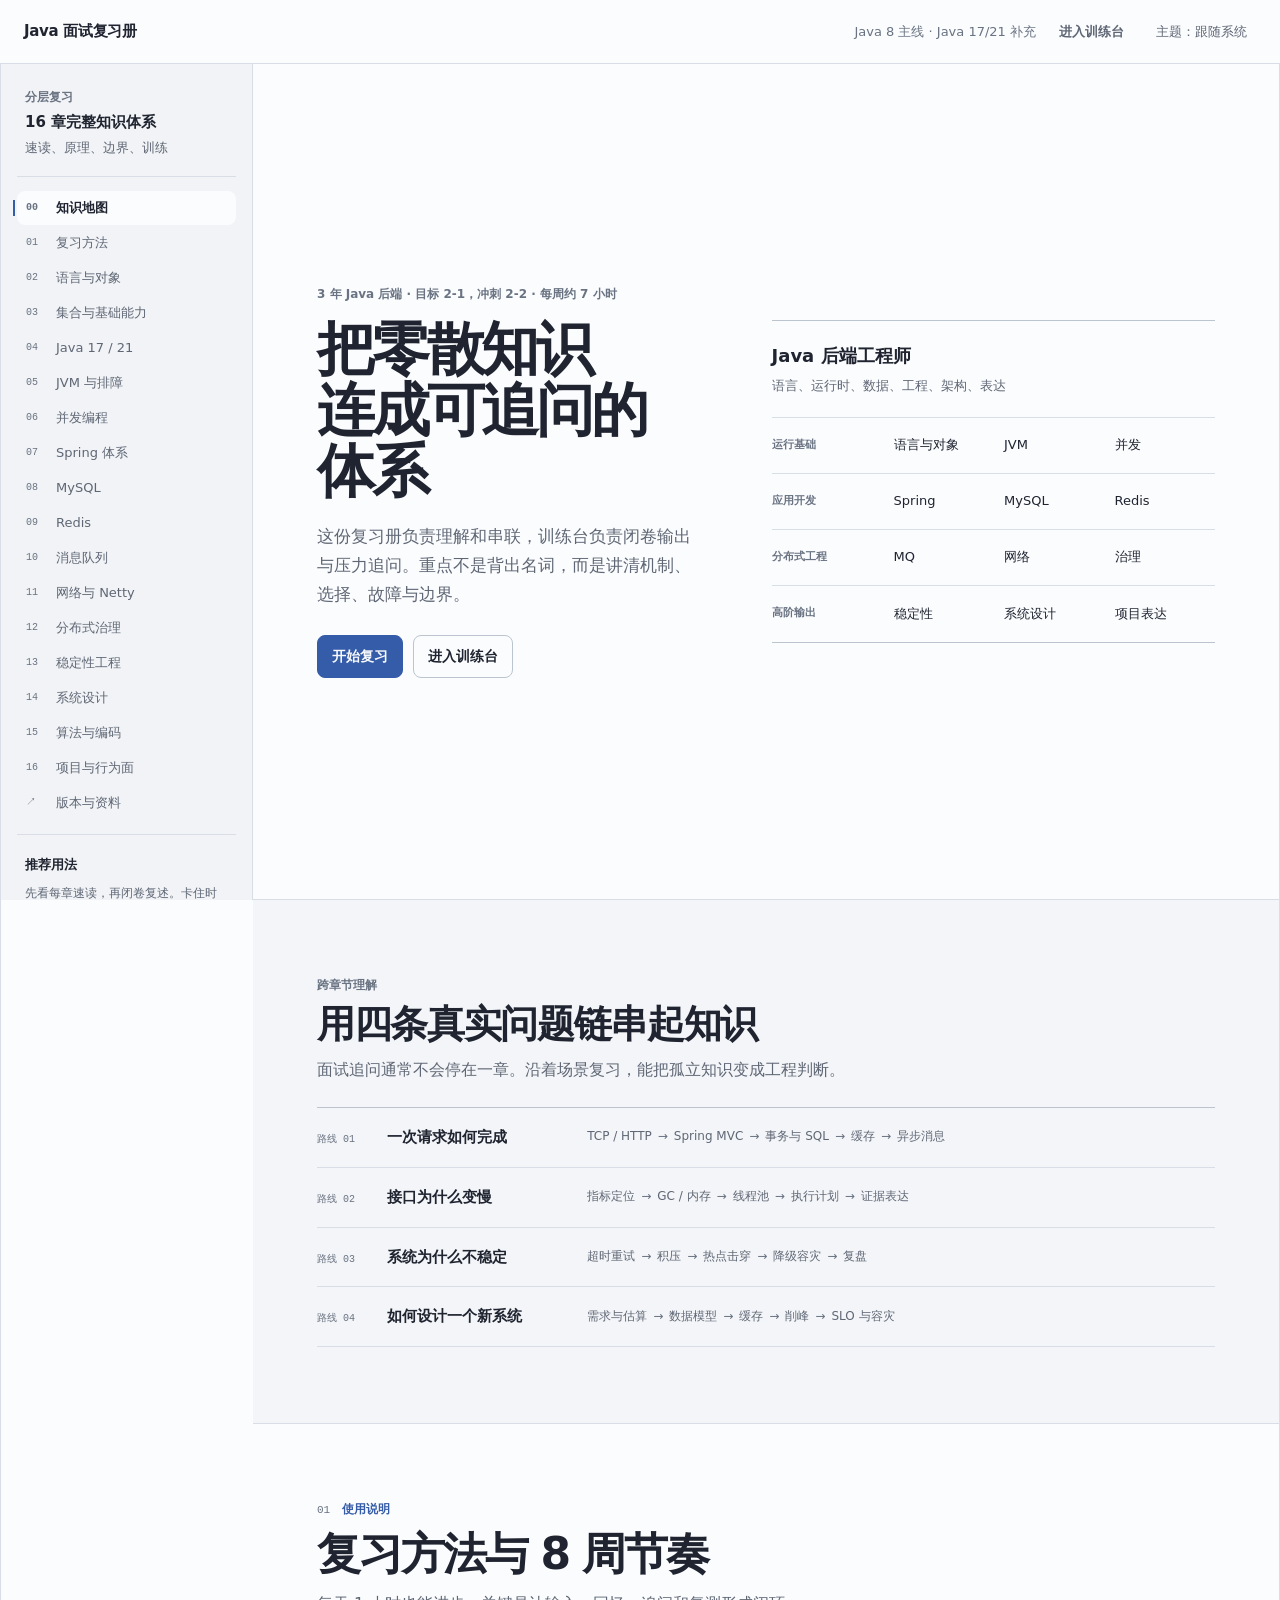
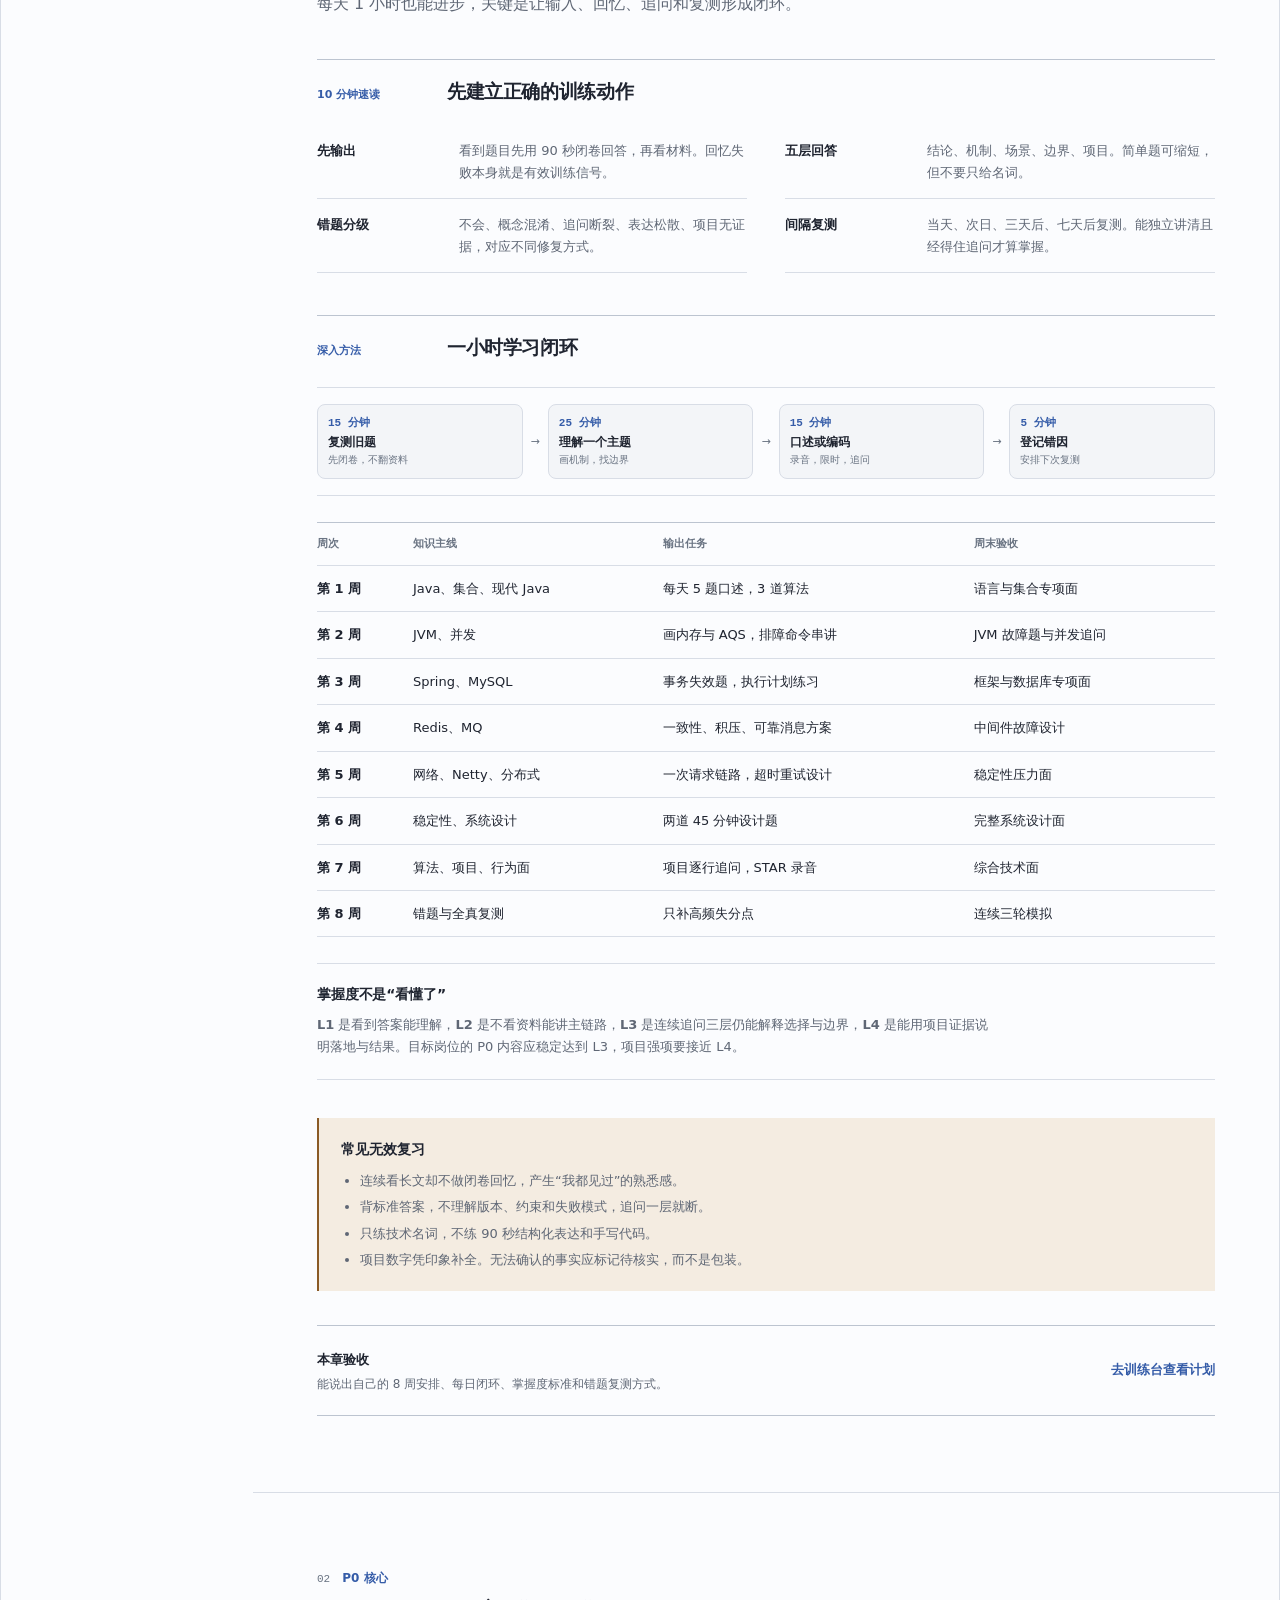
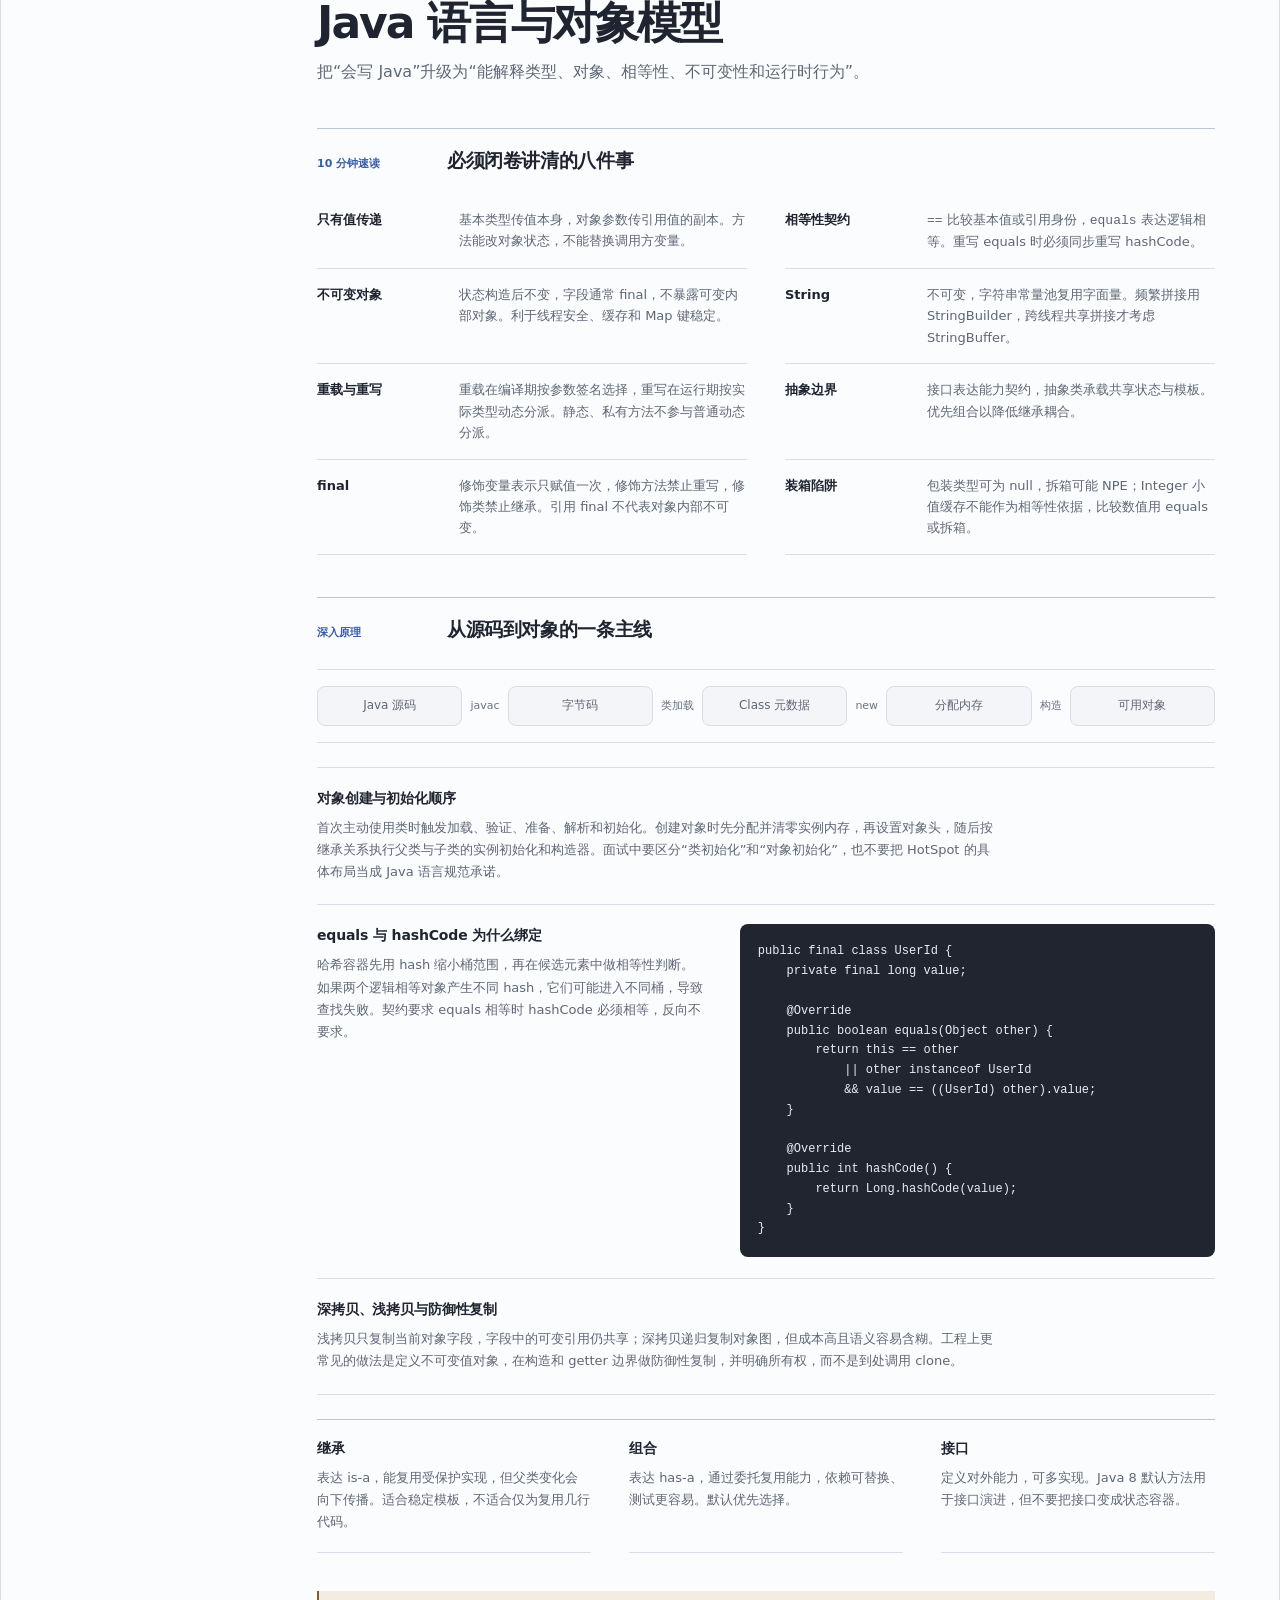
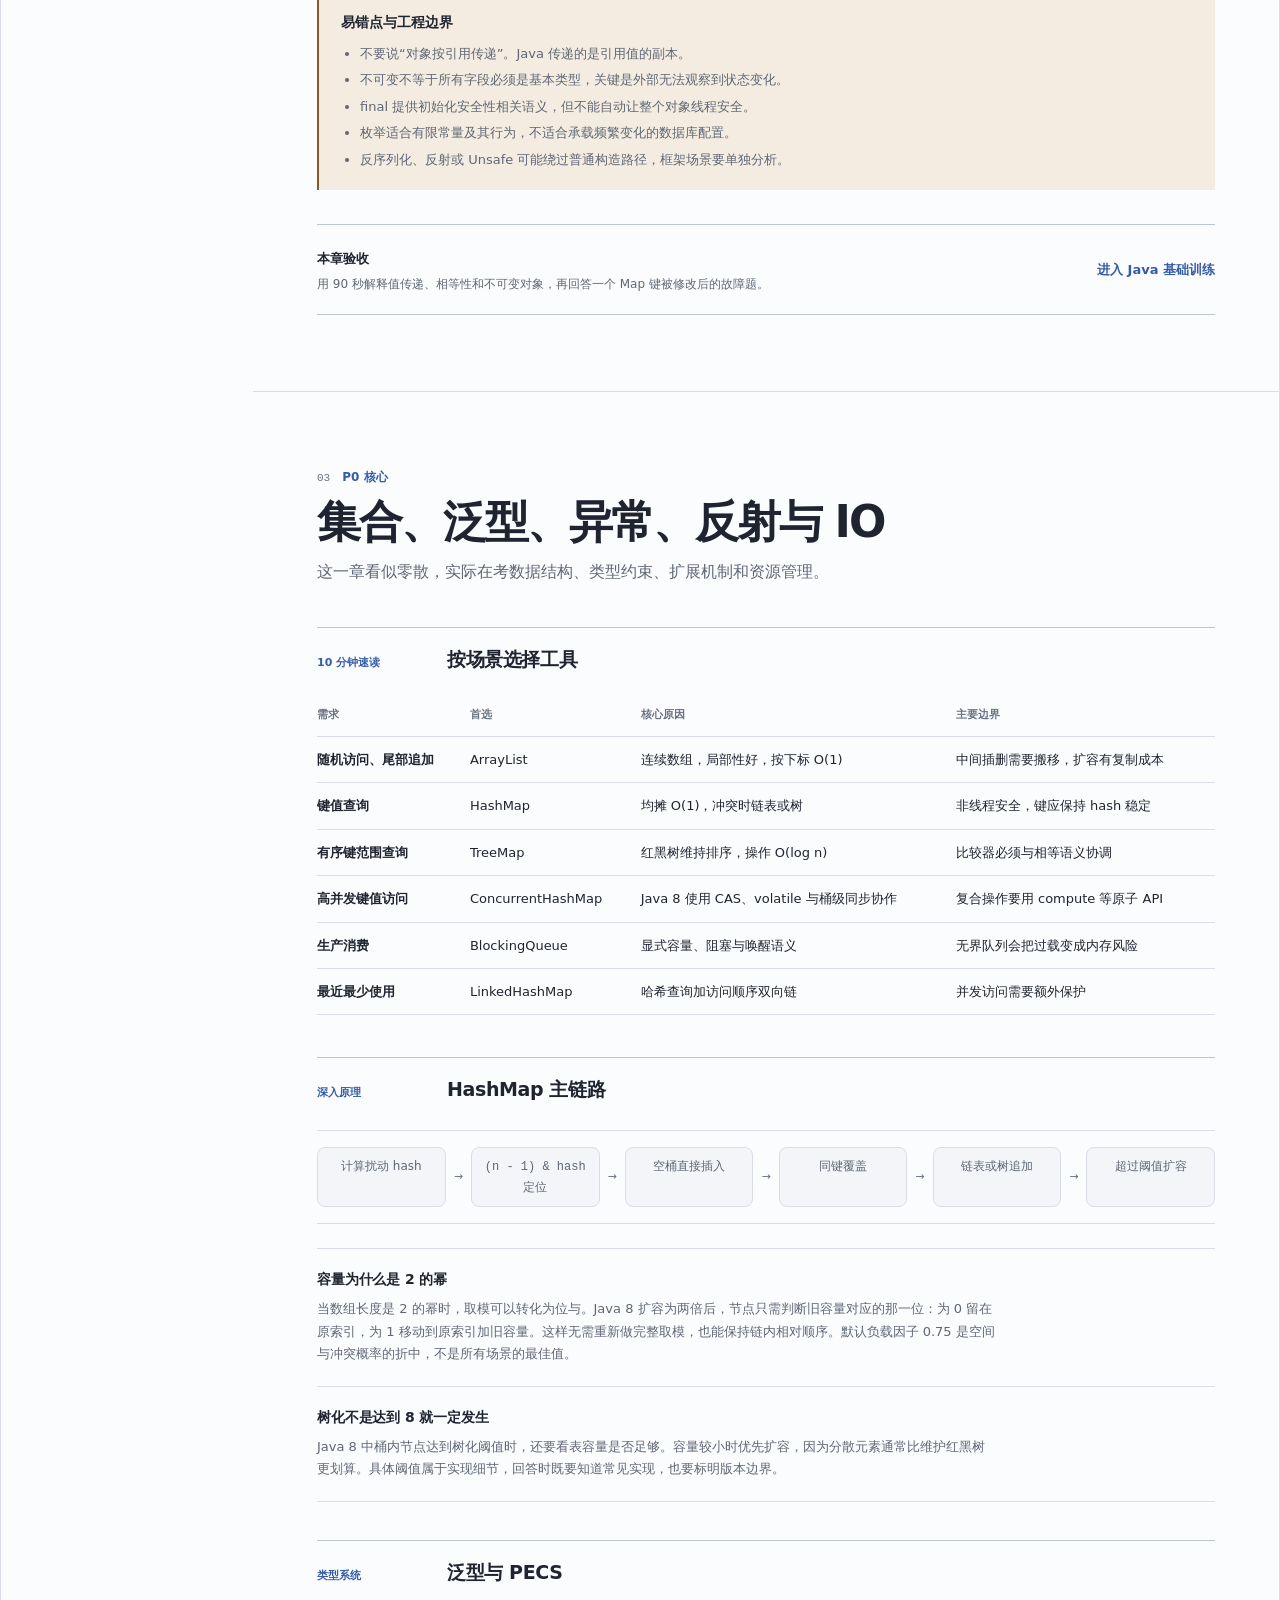
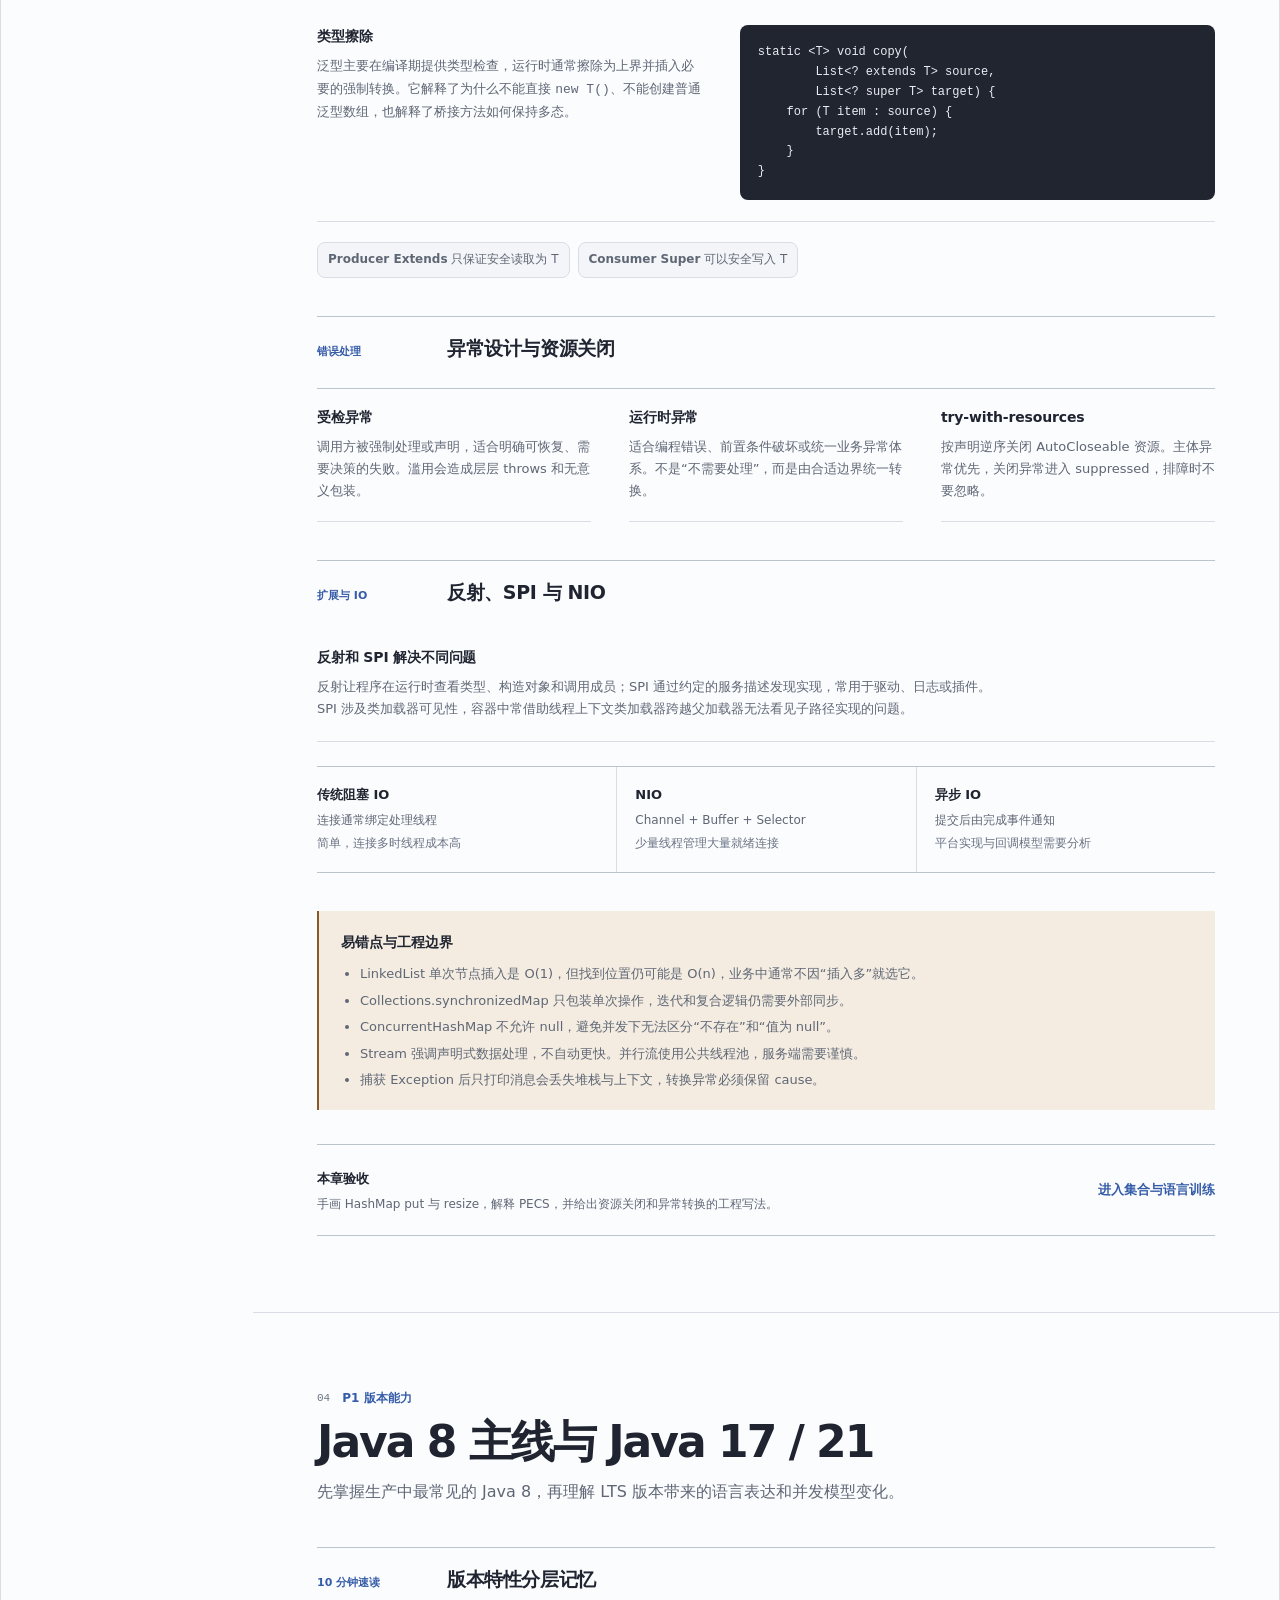
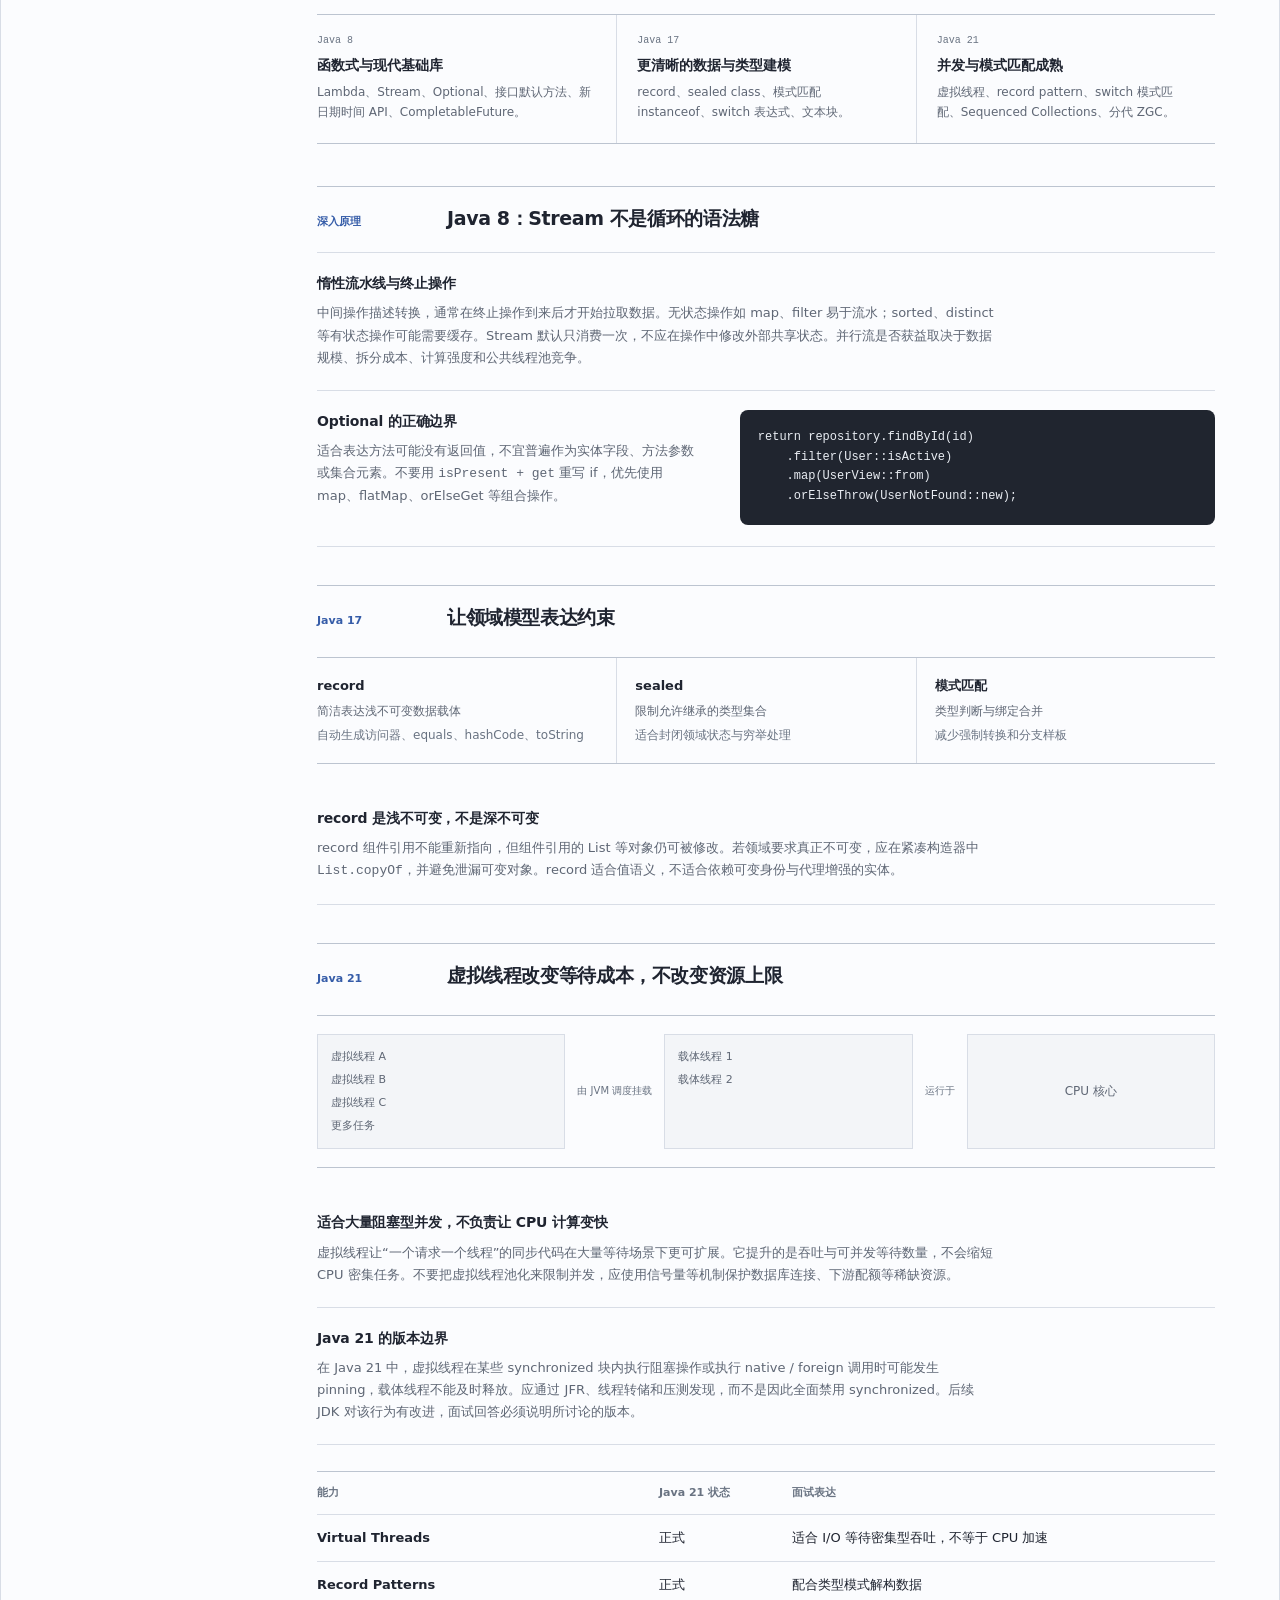
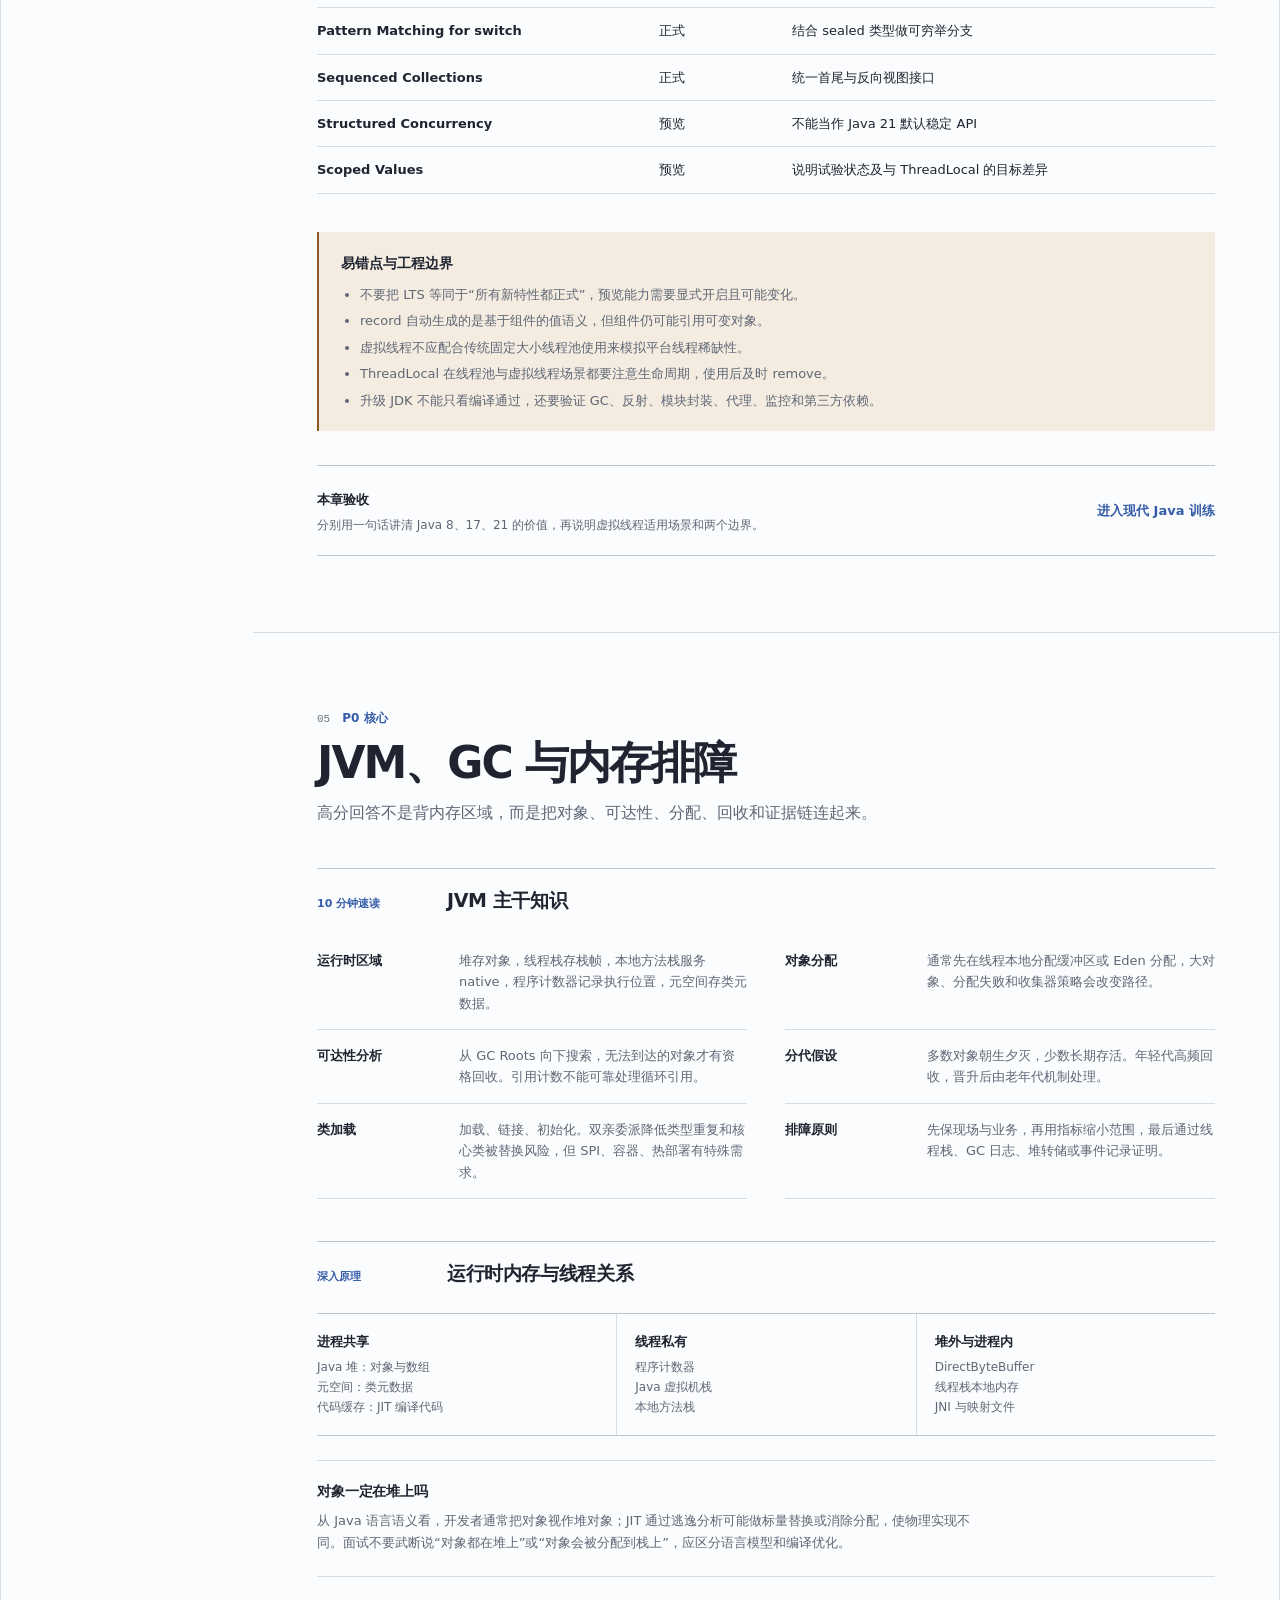
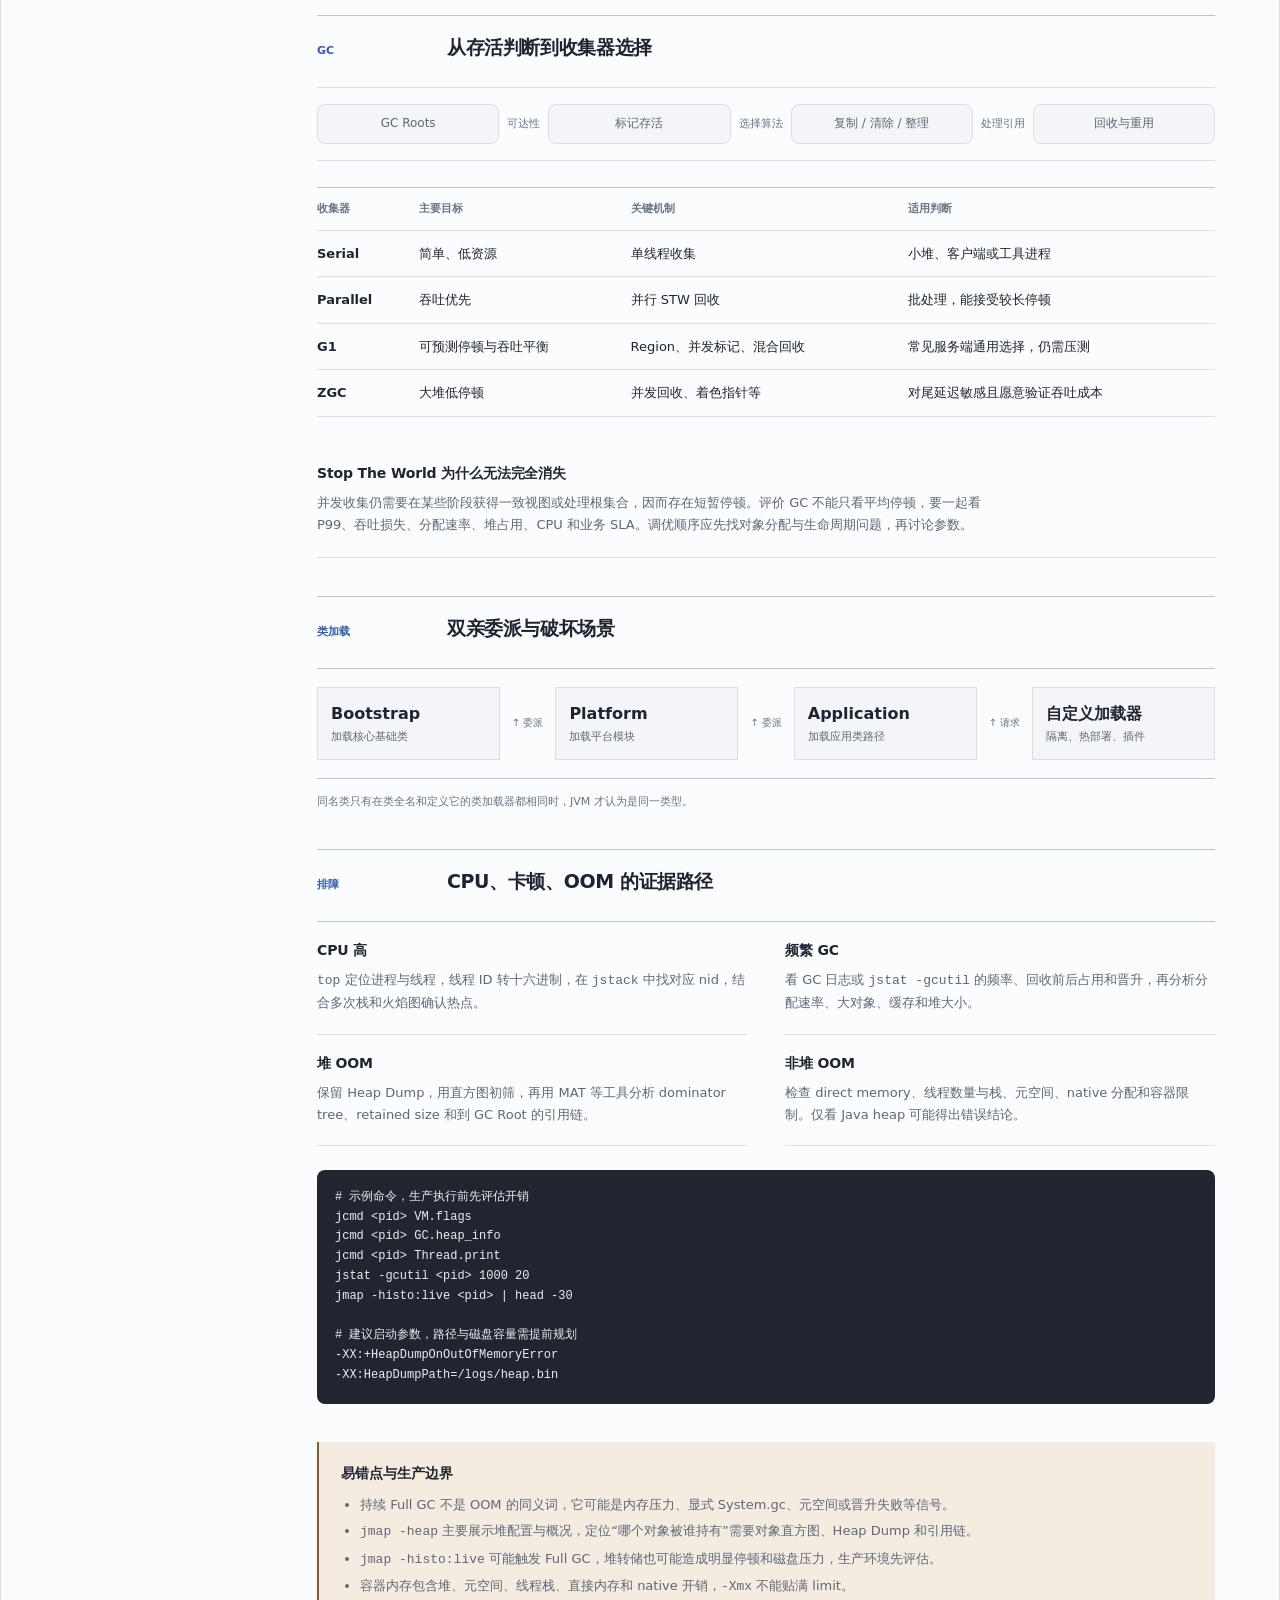
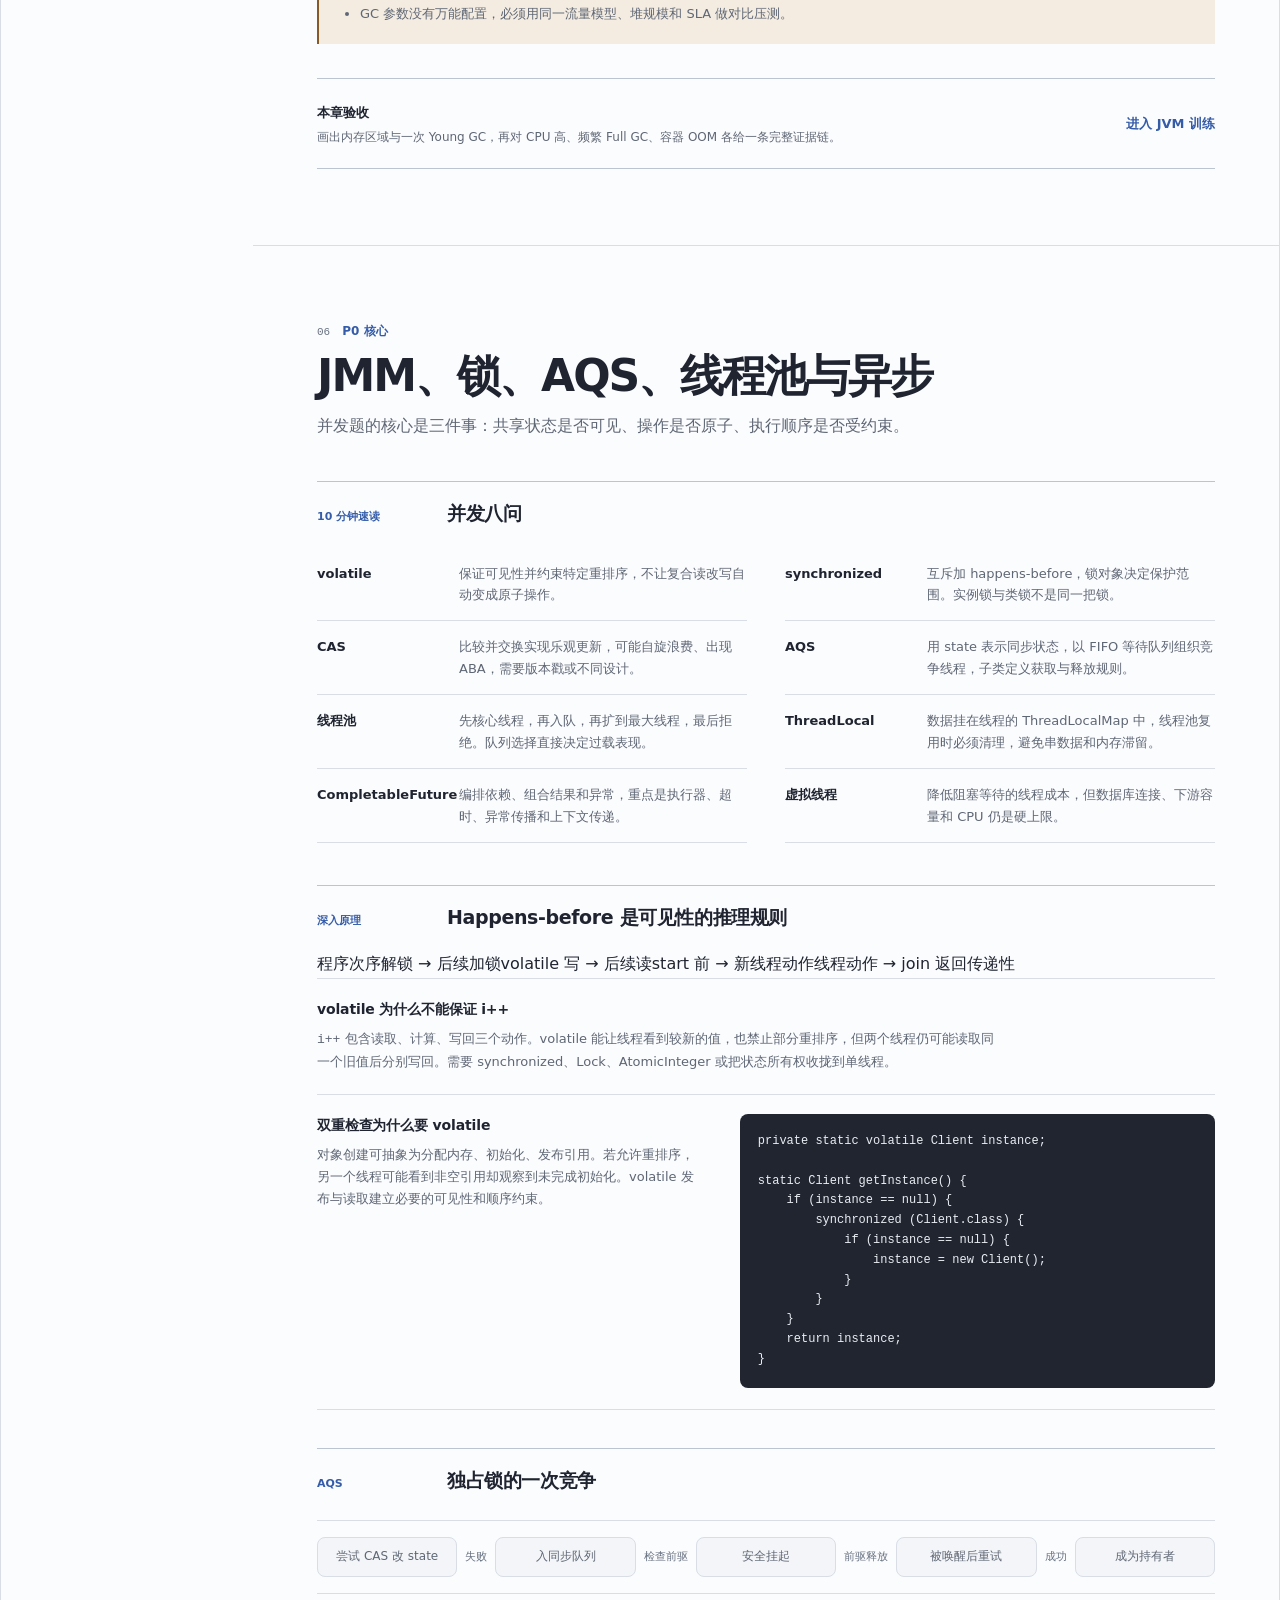
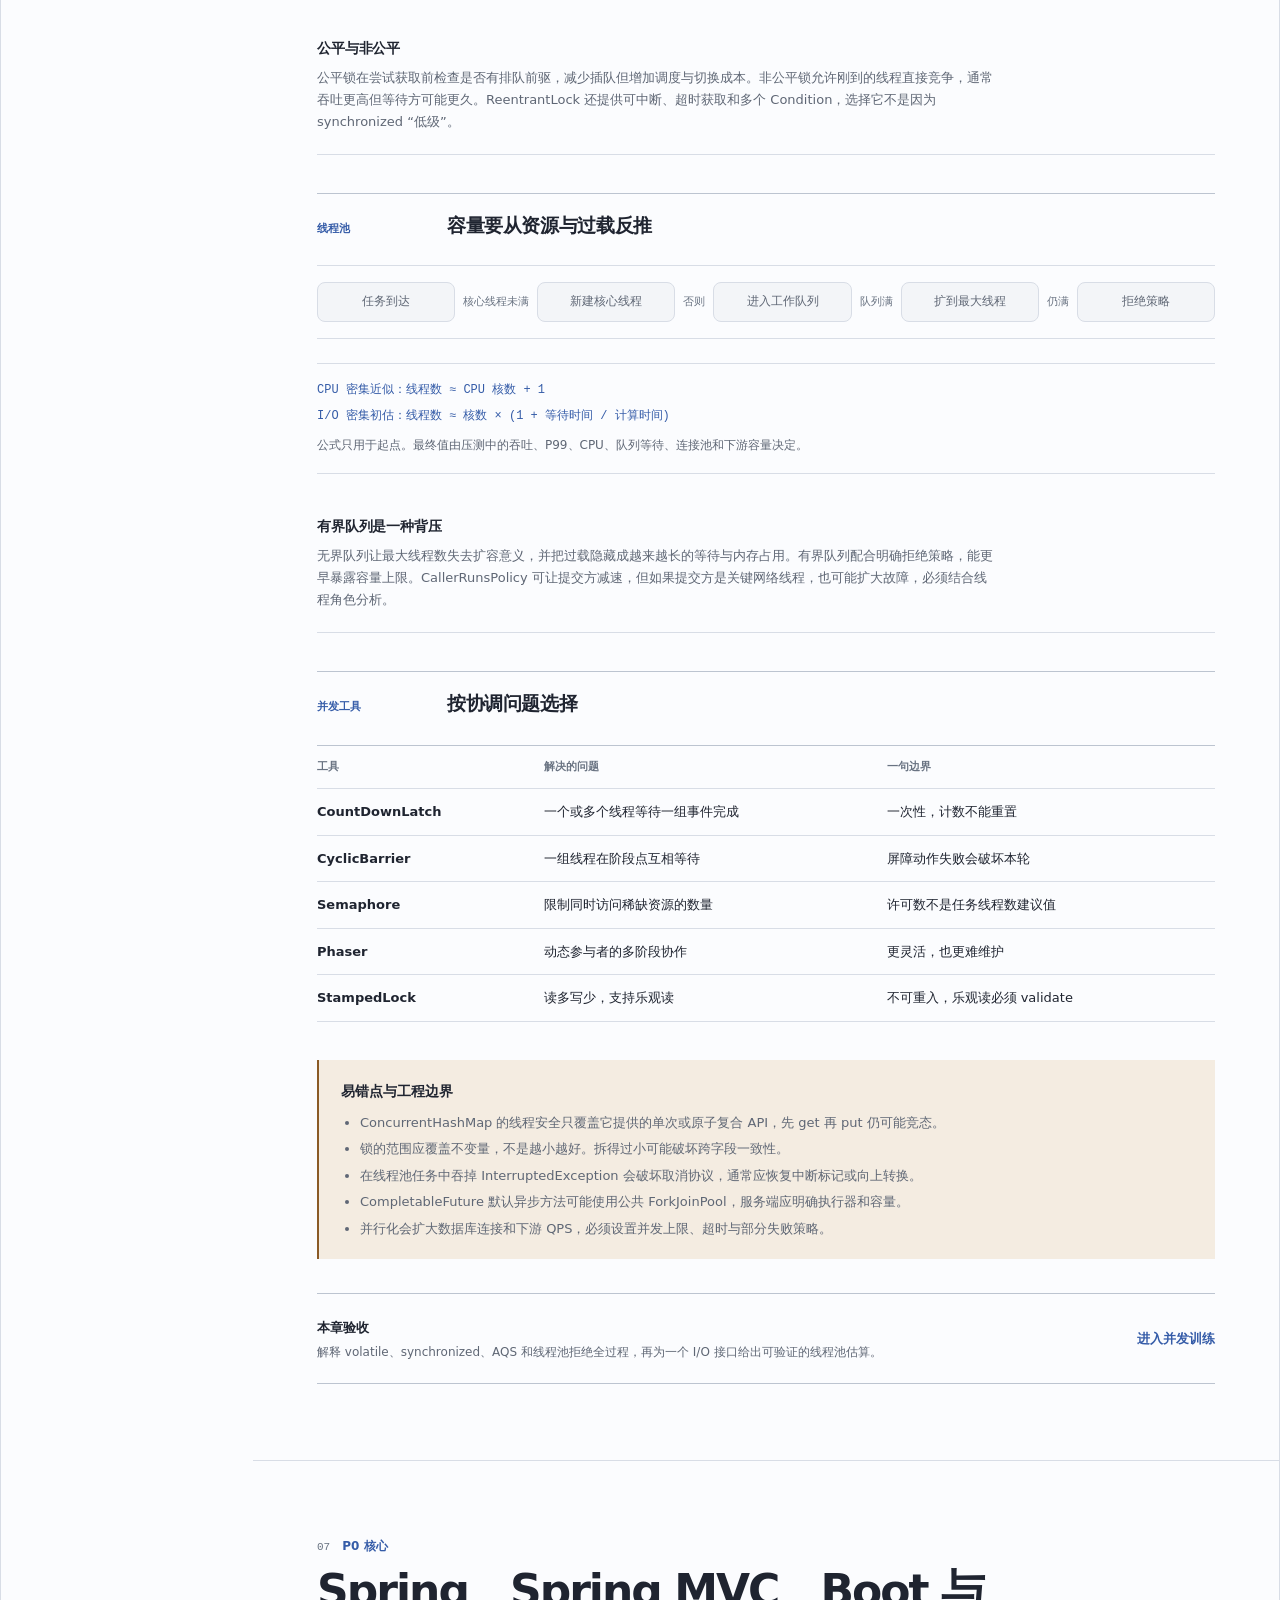
<file: review.html>
<!doctype html>
<html lang="zh-CN">
<head>
  <meta charset="utf-8">
  <meta name="viewport" content="width=device-width, initial-scale=1">
  <meta name="description" content="面向 3 年 Java 后端工程师的分层面试复习材料，覆盖 Java 8、Java 17/21、JVM、并发、框架、中间件、分布式、系统设计、算法与项目表达。">
  <title>Java 面试复习册</title>
  <link rel="stylesheet" href="styles.css">
  <link rel="stylesheet" href="review.css">
  <script src="review.js" defer></script>
</head>
<body class="review-page">
  <a class="skip-link" href="#main-content">跳到正文</a>

  <header class="topbar">
    <button class="nav-toggle" id="nav-toggle" type="button" aria-controls="sidebar" aria-expanded="false">目录</button>
    <a class="brand" href="#review-overview" aria-label="返回复习册首页">Java 面试复习册</a>
    <div class="topbar-meta">
      <span class="version-note">Java 8 主线 · Java 17/21 补充</span>
      <a class="topbar-link" href="index.html">进入训练台</a>
      <button class="text-button" id="theme-toggle" type="button" aria-pressed="false">切换主题</button>
    </div>
  </header>

  <div class="app-shell review-shell">
    <aside class="sidebar review-sidebar" id="sidebar" aria-label="复习册目录">
      <div class="profile-block">
        <p class="kicker">分层复习</p>
        <strong>16 章完整知识体系</strong>
        <span>速读、原理、边界、训练</span>
      </div>

      <nav class="chapter-nav" aria-label="章节导航">
        <a href="#review-overview"><span>00</span>知识地图</a>
        <a href="#review-plan"><span>01</span>复习方法</a>
        <a href="#java-language"><span>02</span>语言与对象</a>
        <a href="#collections"><span>03</span>集合与基础能力</a>
        <a href="#modern-java"><span>04</span>Java 17 / 21</a>
        <a href="#jvm-review"><span>05</span>JVM 与排障</a>
        <a href="#concurrency-review"><span>06</span>并发编程</a>
        <a href="#spring-review"><span>07</span>Spring 体系</a>
        <a href="#mysql-review"><span>08</span>MySQL</a>
        <a href="#redis-review"><span>09</span>Redis</a>
        <a href="#mq-review"><span>10</span>消息队列</a>
        <a href="#network-review"><span>11</span>网络与 Netty</a>
        <a href="#distributed-review"><span>12</span>分布式治理</a>
        <a href="#stability-review"><span>13</span>稳定性工程</a>
        <a href="#system-design-review"><span>14</span>系统设计</a>
        <a href="#algorithm-review"><span>15</span>算法与编码</a>
        <a href="#project-review"><span>16</span>项目与行为面</a>
        <a href="#official-sources"><span>↗</span>版本与资料</a>
      </nav>

      <div class="sidebar-note">
        <strong>推荐用法</strong>
        <p>先看每章速读，再闭卷复述。卡住时回到深入原理，最后去训练台承受追问。</p>
      </div>
      <a class="sidebar-action" href="index.html">打开 Java 训练台</a>
    </aside>

    <main class="review-main" id="main-content" tabindex="-1">
      <section class="review-hero" id="review-overview">
        <div class="review-hero-copy">
          <p class="hero-meta">3 年 Java 后端 · 目标 2-1，冲刺 2-2 · 每周约 7 小时</p>
          <h1>把零散知识<br>连成可追问的体系</h1>
          <p class="hero-lead">这份复习册负责理解和串联，训练台负责闭卷输出与压力追问。重点不是背出名词，而是讲清机制、选择、故障与边界。</p>
          <div class="hero-actions">
            <a class="primary-action" href="#review-plan">开始复习</a>
            <a class="secondary-action" href="index.html">进入训练台</a>
          </div>
        </div>

        <div class="knowledge-atlas" aria-label="Java 后端知识地图">
          <div class="atlas-core"><strong>Java 后端工程师</strong><span>语言、运行时、数据、工程、架构、表达</span></div>
          <div class="atlas-lane"><b>运行基础</b><a href="#java-language">语言与对象</a><a href="#jvm-review">JVM</a><a href="#concurrency-review">并发</a></div>
          <div class="atlas-lane"><b>应用开发</b><a href="#spring-review">Spring</a><a href="#mysql-review">MySQL</a><a href="#redis-review">Redis</a></div>
          <div class="atlas-lane"><b>分布式工程</b><a href="#mq-review">MQ</a><a href="#network-review">网络</a><a href="#distributed-review">治理</a></div>
          <div class="atlas-lane"><b>高阶输出</b><a href="#stability-review">稳定性</a><a href="#system-design-review">系统设计</a><a href="#project-review">项目表达</a></div>
        </div>
      </section>

      <section class="review-routes" aria-labelledby="route-title">
        <div class="section-heading compact-heading">
          <p class="kicker">跨章节理解</p>
          <h2 id="route-title">用四条真实问题链串起知识</h2>
          <p>面试追问通常不会停在一章。沿着场景复习，能把孤立知识变成工程判断。</p>
        </div>
        <div class="route-list">
          <article>
            <div><span>路线 01</span><h3>一次请求如何完成</h3></div>
            <p><a href="#network-review">TCP / HTTP</a><i>→</i><a href="#spring-review">Spring MVC</a><i>→</i><a href="#mysql-review">事务与 SQL</a><i>→</i><a href="#redis-review">缓存</a><i>→</i><a href="#mq-review">异步消息</a></p>
          </article>
          <article>
            <div><span>路线 02</span><h3>接口为什么变慢</h3></div>
            <p><a href="#stability-review">指标定位</a><i>→</i><a href="#jvm-review">GC / 内存</a><i>→</i><a href="#concurrency-review">线程池</a><i>→</i><a href="#mysql-review">执行计划</a><i>→</i><a href="#project-review">证据表达</a></p>
          </article>
          <article>
            <div><span>路线 03</span><h3>系统为什么不稳定</h3></div>
            <p><a href="#distributed-review">超时重试</a><i>→</i><a href="#mq-review">积压</a><i>→</i><a href="#redis-review">热点击穿</a><i>→</i><a href="#stability-review">降级容灾</a><i>→</i><a href="#project-review">复盘</a></p>
          </article>
          <article>
            <div><span>路线 04</span><h3>如何设计一个新系统</h3></div>
            <p><a href="#system-design-review">需求与估算</a><i>→</i><a href="#mysql-review">数据模型</a><i>→</i><a href="#redis-review">缓存</a><i>→</i><a href="#mq-review">削峰</a><i>→</i><a href="#stability-review">SLO 与容灾</a></p>
          </article>
        </div>
      </section>

      <section class="review-chapter" id="review-plan">
        <header class="chapter-header">
          <div><span class="chapter-number">01</span><span class="priority">使用说明</span></div>
          <h2>复习方法与 8 周节奏</h2>
          <p>每天 1 小时也能进步，关键是让输入、回忆、追问和复测形成闭环。</p>
        </header>

        <div class="quick-review">
          <div class="block-title"><span>10 分钟速读</span><h3>先建立正确的训练动作</h3></div>
          <div class="quick-grid">
            <article><strong>先输出</strong><p>看到题目先用 90 秒闭卷回答，再看材料。回忆失败本身就是有效训练信号。</p></article>
            <article><strong>五层回答</strong><p>结论、机制、场景、边界、项目。简单题可缩短，但不要只给名词。</p></article>
            <article><strong>错题分级</strong><p>不会、概念混淆、追问断裂、表达松散、项目无证据，对应不同修复方式。</p></article>
            <article><strong>间隔复测</strong><p>当天、次日、三天后、七天后复测。能独立讲清且经得住追问才算掌握。</p></article>
          </div>
        </div>

        <div class="deep-dive">
          <div class="block-title"><span>深入方法</span><h3>一小时学习闭环</h3></div>
          <div class="study-loop" aria-label="一小时学习流程">
            <div><strong>15 分钟</strong><span>复测旧题</span><small>先闭卷，不翻资料</small></div>
            <b>→</b>
            <div><strong>25 分钟</strong><span>理解一个主题</span><small>画机制，找边界</small></div>
            <b>→</b>
            <div><strong>15 分钟</strong><span>口述或编码</span><small>录音，限时，追问</small></div>
            <b>→</b>
            <div><strong>5 分钟</strong><span>登记错因</span><small>安排下次复测</small></div>
          </div>

          <div class="week-plan table-responsive">
            <table class="table table-sm">
              <thead><tr><th>周次</th><th>知识主线</th><th>输出任务</th><th>周末验收</th></tr></thead>
              <tbody>
                <tr><td>第 1 周</td><td>Java、集合、现代 Java</td><td>每天 5 题口述，3 道算法</td><td>语言与集合专项面</td></tr>
                <tr><td>第 2 周</td><td>JVM、并发</td><td>画内存与 AQS，排障命令串讲</td><td>JVM 故障题与并发追问</td></tr>
                <tr><td>第 3 周</td><td>Spring、MySQL</td><td>事务失效题，执行计划练习</td><td>框架与数据库专项面</td></tr>
                <tr><td>第 4 周</td><td>Redis、MQ</td><td>一致性、积压、可靠消息方案</td><td>中间件故障设计</td></tr>
                <tr><td>第 5 周</td><td>网络、Netty、分布式</td><td>一次请求链路，超时重试设计</td><td>稳定性压力面</td></tr>
                <tr><td>第 6 周</td><td>稳定性、系统设计</td><td>两道 45 分钟设计题</td><td>完整系统设计面</td></tr>
                <tr><td>第 7 周</td><td>算法、项目、行为面</td><td>项目逐行追问，STAR 录音</td><td>综合技术面</td></tr>
                <tr><td>第 8 周</td><td>错题与全真复测</td><td>只补高频失分点</td><td>连续三轮模拟</td></tr>
              </tbody>
            </table>
          </div>

          <article class="concept-block">
            <h4>掌握度不是“看懂了”</h4>
            <p><strong>L1</strong> 是看到答案能理解，<strong>L2</strong> 是不看资料能讲主链路，<strong>L3</strong> 是连续追问三层仍能解释选择与边界，<strong>L4</strong> 是能用项目证据说明落地与结果。目标岗位的 P0 内容应稳定达到 L3，项目强项要接近 L4。</p>
          </article>
        </div>

        <aside class="pitfalls">
          <h3>常见无效复习</h3>
          <ul><li>连续看长文却不做闭卷回忆，产生“我都见过”的熟悉感。</li><li>背标准答案，不理解版本、约束和失败模式，追问一层就断。</li><li>只练技术名词，不练 90 秒结构化表达和手写代码。</li><li>项目数字凭印象补全。无法确认的事实应标记待核实，而不是包装。</li></ul>
        </aside>

        <div class="chapter-exit">
          <div><strong>本章验收</strong><p>能说出自己的 8 周安排、每日闭环、掌握度标准和错题复测方式。</p></div>
          <a href="index.html#plan">去训练台查看计划</a>
        </div>
      </section>

      <section class="review-chapter" id="java-language">
        <header class="chapter-header">
          <div><span class="chapter-number">02</span><span class="priority">P0 核心</span></div>
          <h2>Java 语言与对象模型</h2>
          <p>把“会写 Java”升级为“能解释类型、对象、相等性、不可变性和运行时行为”。</p>
        </header>

        <div class="quick-review">
          <div class="block-title"><span>10 分钟速读</span><h3>必须闭卷讲清的八件事</h3></div>
          <div class="quick-grid">
            <article><strong>只有值传递</strong><p>基本类型传值本身，对象参数传引用值的副本。方法能改对象状态，不能替换调用方变量。</p></article>
            <article><strong>相等性契约</strong><p><code>==</code> 比较基本值或引用身份，<code>equals</code> 表达逻辑相等。重写 equals 时必须同步重写 hashCode。</p></article>
            <article><strong>不可变对象</strong><p>状态构造后不变，字段通常 final，不暴露可变内部对象。利于线程安全、缓存和 Map 键稳定。</p></article>
            <article><strong>String</strong><p>不可变，字符串常量池复用字面量。频繁拼接用 StringBuilder，跨线程共享拼接才考虑 StringBuffer。</p></article>
            <article><strong>重载与重写</strong><p>重载在编译期按参数签名选择，重写在运行期按实际类型动态分派。静态、私有方法不参与普通动态分派。</p></article>
            <article><strong>抽象边界</strong><p>接口表达能力契约，抽象类承载共享状态与模板。优先组合以降低继承耦合。</p></article>
            <article><strong>final</strong><p>修饰变量表示只赋值一次，修饰方法禁止重写，修饰类禁止继承。引用 final 不代表对象内部不可变。</p></article>
            <article><strong>装箱陷阱</strong><p>包装类型可为 null，拆箱可能 NPE；Integer 小值缓存不能作为相等性依据，比较数值用 equals 或拆箱。</p></article>
          </div>
        </div>

        <div class="deep-dive">
          <div class="block-title"><span>深入原理</span><h3>从源码到对象的一条主线</h3></div>
          <div class="object-journey" aria-label="Java 代码到对象的过程">
            <span>Java 源码</span><b>javac</b><span>字节码</span><b>类加载</b><span>Class 元数据</span><b>new</b><span>分配内存</span><b>构造</b><span>可用对象</span>
          </div>

          <article class="concept-block">
            <h4>对象创建与初始化顺序</h4>
            <p>首次主动使用类时触发加载、验证、准备、解析和初始化。创建对象时先分配并清零实例内存，再设置对象头，随后按继承关系执行父类与子类的实例初始化和构造器。面试中要区分“类初始化”和“对象初始化”，也不要把 HotSpot 的具体布局当成 Java 语言规范承诺。</p>
          </article>

          <article class="concept-block split-concept">
            <div><h4>equals 与 hashCode 为什么绑定</h4><p>哈希容器先用 hash 缩小桶范围，再在候选元素中做相等性判断。如果两个逻辑相等对象产生不同 hash，它们可能进入不同桶，导致查找失败。契约要求 equals 相等时 hashCode 必须相等，反向不要求。</p></div>
            <pre><code>public final class UserId {
    private final long value;

    @Override
    public boolean equals(Object other) {
        return this == other
            || other instanceof UserId
            &amp;&amp; value == ((UserId) other).value;
    }

    @Override
    public int hashCode() {
        return Long.hashCode(value);
    }
}</code></pre>
          </article>

          <article class="concept-block">
            <h4>深拷贝、浅拷贝与防御性复制</h4>
            <p>浅拷贝只复制当前对象字段，字段中的可变引用仍共享；深拷贝递归复制对象图，但成本高且语义容易含糊。工程上更常见的做法是定义不可变值对象，在构造和 getter 边界做防御性复制，并明确所有权，而不是到处调用 clone。</p>
          </article>

          <div class="comparison-grid" aria-label="抽象方式对比">
            <article><h4>继承</h4><p>表达 is-a，能复用受保护实现，但父类变化会向下传播。适合稳定模板，不适合仅为复用几行代码。</p></article>
            <article><h4>组合</h4><p>表达 has-a，通过委托复用能力，依赖可替换、测试更容易。默认优先选择。</p></article>
            <article><h4>接口</h4><p>定义对外能力，可多实现。Java 8 默认方法用于接口演进，但不要把接口变成状态容器。</p></article>
          </div>
        </div>

        <aside class="pitfalls">
          <h3>易错点与工程边界</h3>
          <ul><li>不要说“对象按引用传递”。Java 传递的是引用值的副本。</li><li>不可变不等于所有字段必须是基本类型，关键是外部无法观察到状态变化。</li><li>final 提供初始化安全性相关语义，但不能自动让整个对象线程安全。</li><li>枚举适合有限常量及其行为，不适合承载频繁变化的数据库配置。</li><li>反序列化、反射或 Unsafe 可能绕过普通构造路径，框架场景要单独分析。</li></ul>
        </aside>

        <div class="chapter-exit">
          <div><strong>本章验收</strong><p>用 90 秒解释值传递、相等性和不可变对象，再回答一个 Map 键被修改后的故障题。</p></div>
          <a href="index.html#java">进入 Java 基础训练</a>
        </div>
      </section>

      <section class="review-chapter" id="collections">
        <header class="chapter-header">
          <div><span class="chapter-number">03</span><span class="priority">P0 核心</span></div>
          <h2>集合、泛型、异常、反射与 IO</h2>
          <p>这一章看似零散，实际在考数据结构、类型约束、扩展机制和资源管理。</p>
        </header>

        <div class="quick-review">
          <div class="block-title"><span>10 分钟速读</span><h3>按场景选择工具</h3></div>
          <div class="table-responsive">
            <table class="table table-sm">
              <thead><tr><th>需求</th><th>首选</th><th>核心原因</th><th>主要边界</th></tr></thead>
              <tbody>
                <tr><td>随机访问、尾部追加</td><td>ArrayList</td><td>连续数组，局部性好，按下标 O(1)</td><td>中间插删需要搬移，扩容有复制成本</td></tr>
                <tr><td>键值查询</td><td>HashMap</td><td>均摊 O(1)，冲突时链表或树</td><td>非线程安全，键应保持 hash 稳定</td></tr>
                <tr><td>有序键范围查询</td><td>TreeMap</td><td>红黑树维持排序，操作 O(log n)</td><td>比较器必须与相等语义协调</td></tr>
                <tr><td>高并发键值访问</td><td>ConcurrentHashMap</td><td>Java 8 使用 CAS、volatile 与桶级同步协作</td><td>复合操作要用 compute 等原子 API</td></tr>
                <tr><td>生产消费</td><td>BlockingQueue</td><td>显式容量、阻塞与唤醒语义</td><td>无界队列会把过载变成内存风险</td></tr>
                <tr><td>最近最少使用</td><td>LinkedHashMap</td><td>哈希查询加访问顺序双向链</td><td>并发访问需要额外保护</td></tr>
              </tbody>
            </table>
          </div>
        </div>

        <div class="deep-dive">
          <div class="block-title"><span>深入原理</span><h3>HashMap 主链路</h3></div>
          <div class="hashmap-flow" aria-label="HashMap put 流程">
            <span>计算扰动 hash</span><b>→</b><span><code>(n - 1) &amp; hash</code> 定位</span><b>→</b><span>空桶直接插入</span><b>→</b><span>同键覆盖</span><b>→</b><span>链表或树追加</span><b>→</b><span>超过阈值扩容</span>
          </div>
          <article class="concept-block">
            <h4>容量为什么是 2 的幂</h4>
            <p>当数组长度是 2 的幂时，取模可以转化为位与。Java 8 扩容为两倍后，节点只需判断旧容量对应的那一位：为 0 留在原索引，为 1 移动到原索引加旧容量。这样无需重新做完整取模，也能保持链内相对顺序。默认负载因子 0.75 是空间与冲突概率的折中，不是所有场景的最佳值。</p>
          </article>
          <article class="concept-block">
            <h4>树化不是达到 8 就一定发生</h4>
            <p>Java 8 中桶内节点达到树化阈值时，还要看表容量是否足够。容量较小时优先扩容，因为分散元素通常比维护红黑树更划算。具体阈值属于实现细节，回答时既要知道常见实现，也要标明版本边界。</p>
          </article>

          <div class="block-title subsection-title"><span>类型系统</span><h3>泛型与 PECS</h3></div>
          <article class="concept-block split-concept">
            <div><h4>类型擦除</h4><p>泛型主要在编译期提供类型检查，运行时通常擦除为上界并插入必要的强制转换。它解释了为什么不能直接 <code>new T()</code>、不能创建普通泛型数组，也解释了桥接方法如何保持多态。</p></div>
            <pre><code>static &lt;T&gt; void copy(
        List&lt;? extends T&gt; source,
        List&lt;? super T&gt; target) {
    for (T item : source) {
        target.add(item);
    }
}</code></pre>
          </article>
          <div class="pecs-line"><span><strong>Producer Extends</strong> 只保证安全读取为 T</span><span><strong>Consumer Super</strong> 可以安全写入 T</span></div>

          <div class="block-title subsection-title"><span>错误处理</span><h3>异常设计与资源关闭</h3></div>
          <div class="comparison-grid">
            <article><h4>受检异常</h4><p>调用方被强制处理或声明，适合明确可恢复、需要决策的失败。滥用会造成层层 throws 和无意义包装。</p></article>
            <article><h4>运行时异常</h4><p>适合编程错误、前置条件破坏或统一业务异常体系。不是“不需要处理”，而是由合适边界统一转换。</p></article>
            <article><h4>try-with-resources</h4><p>按声明逆序关闭 AutoCloseable 资源。主体异常优先，关闭异常进入 suppressed，排障时不要忽略。</p></article>
          </div>

          <div class="block-title subsection-title"><span>扩展与 IO</span><h3>反射、SPI 与 NIO</h3></div>
          <article class="concept-block">
            <h4>反射和 SPI 解决不同问题</h4>
            <p>反射让程序在运行时查看类型、构造对象和调用成员；SPI 通过约定的服务描述发现实现，常用于驱动、日志或插件。SPI 涉及类加载器可见性，容器中常借助线程上下文类加载器跨越父加载器无法看见子路径实现的问题。</p>
          </article>
          <div class="io-model" aria-label="IO 模型关系">
            <div><strong>传统阻塞 IO</strong><span>连接通常绑定处理线程</span><small>简单，连接多时线程成本高</small></div>
            <div><strong>NIO</strong><span>Channel + Buffer + Selector</span><small>少量线程管理大量就绪连接</small></div>
            <div><strong>异步 IO</strong><span>提交后由完成事件通知</span><small>平台实现与回调模型需要分析</small></div>
          </div>
        </div>

        <aside class="pitfalls">
          <h3>易错点与工程边界</h3>
          <ul><li>LinkedList 单次节点插入是 O(1)，但找到位置仍可能是 O(n)，业务中通常不因“插入多”就选它。</li><li>Collections.synchronizedMap 只包装单次操作，迭代和复合逻辑仍需要外部同步。</li><li>ConcurrentHashMap 不允许 null，避免并发下无法区分“不存在”和“值为 null”。</li><li>Stream 强调声明式数据处理，不自动更快。并行流使用公共线程池，服务端需要谨慎。</li><li>捕获 Exception 后只打印消息会丢失堆栈与上下文，转换异常必须保留 cause。</li></ul>
        </aside>

        <div class="chapter-exit">
          <div><strong>本章验收</strong><p>手画 HashMap put 与 resize，解释 PECS，并给出资源关闭和异常转换的工程写法。</p></div>
          <a href="index.html#java">进入集合与语言训练</a>
        </div>
      </section>

      <section class="review-chapter" id="modern-java">
        <header class="chapter-header">
          <div><span class="chapter-number">04</span><span class="priority">P1 版本能力</span></div>
          <h2>Java 8 主线与 Java 17 / 21</h2>
          <p>先掌握生产中最常见的 Java 8，再理解 LTS 版本带来的语言表达和并发模型变化。</p>
        </header>

        <div class="quick-review">
          <div class="block-title"><span>10 分钟速读</span><h3>版本特性分层记忆</h3></div>
          <div class="version-lanes">
            <article><span>Java 8</span><h4>函数式与现代基础库</h4><p>Lambda、Stream、Optional、接口默认方法、新日期时间 API、CompletableFuture。</p></article>
            <article><span>Java 17</span><h4>更清晰的数据与类型建模</h4><p>record、sealed class、模式匹配 instanceof、switch 表达式、文本块。</p></article>
            <article><span>Java 21</span><h4>并发与模式匹配成熟</h4><p>虚拟线程、record pattern、switch 模式匹配、Sequenced Collections、分代 ZGC。</p></article>
          </div>
        </div>

        <div class="deep-dive">
          <div class="block-title"><span>深入原理</span><h3>Java 8：Stream 不是循环的语法糖</h3></div>
          <article class="concept-block">
            <h4>惰性流水线与终止操作</h4>
            <p>中间操作描述转换，通常在终止操作到来后才开始拉取数据。无状态操作如 map、filter 易于流水；sorted、distinct 等有状态操作可能需要缓存。Stream 默认只消费一次，不应在操作中修改外部共享状态。并行流是否获益取决于数据规模、拆分成本、计算强度和公共线程池竞争。</p>
          </article>
          <article class="concept-block split-concept">
            <div><h4>Optional 的正确边界</h4><p>适合表达方法可能没有返回值，不宜普遍作为实体字段、方法参数或集合元素。不要用 <code>isPresent + get</code> 重写 if，优先使用 map、flatMap、orElseGet 等组合操作。</p></div>
            <pre><code>return repository.findById(id)
    .filter(User::isActive)
    .map(UserView::from)
    .orElseThrow(UserNotFound::new);</code></pre>
          </article>

          <div class="block-title subsection-title"><span>Java 17</span><h3>让领域模型表达约束</h3></div>
          <div class="modern-model" aria-label="Java 17 类型建模">
            <div><strong>record</strong><span>简洁表达浅不可变数据载体</span><small>自动生成访问器、equals、hashCode、toString</small></div>
            <div><strong>sealed</strong><span>限制允许继承的类型集合</span><small>适合封闭领域状态与穷举处理</small></div>
            <div><strong>模式匹配</strong><span>类型判断与绑定合并</span><small>减少强制转换和分支样板</small></div>
          </div>
          <article class="concept-block">
            <h4>record 是浅不可变，不是深不可变</h4>
            <p>record 组件引用不能重新指向，但组件引用的 List 等对象仍可被修改。若领域要求真正不可变，应在紧凑构造器中 <code>List.copyOf</code>，并避免泄漏可变对象。record 适合值语义，不适合依赖可变身份与代理增强的实体。</p>
          </article>

          <div class="block-title subsection-title"><span>Java 21</span><h3>虚拟线程改变等待成本，不改变资源上限</h3></div>
          <div class="virtual-thread-diagram" aria-label="平台线程与虚拟线程关系">
            <div class="virtual-many"><span>虚拟线程 A</span><span>虚拟线程 B</span><span>虚拟线程 C</span><span>更多任务</span></div>
            <b>由 JVM 调度挂载</b>
            <div class="carrier-few"><span>载体线程 1</span><span>载体线程 2</span></div>
            <b>运行于</b>
            <div class="cpu-box">CPU 核心</div>
          </div>
          <article class="concept-block">
            <h4>适合大量阻塞型并发，不负责让 CPU 计算变快</h4>
            <p>虚拟线程让“一个请求一个线程”的同步代码在大量等待场景下更可扩展。它提升的是吞吐与可并发等待数量，不会缩短 CPU 密集任务。不要把虚拟线程池化来限制并发，应使用信号量等机制保护数据库连接、下游配额等稀缺资源。</p>
          </article>
          <article class="concept-block">
            <h4>Java 21 的版本边界</h4>
            <p>在 Java 21 中，虚拟线程在某些 synchronized 块内执行阻塞操作或执行 native / foreign 调用时可能发生 pinning，载体线程不能及时释放。应通过 JFR、线程转储和压测发现，而不是因此全面禁用 synchronized。后续 JDK 对该行为有改进，面试回答必须说明所讨论的版本。</p>
          </article>

          <div class="feature-status table-responsive">
            <table class="table table-sm">
              <thead><tr><th>能力</th><th>Java 21 状态</th><th>面试表达</th></tr></thead>
              <tbody>
                <tr><td>Virtual Threads</td><td>正式</td><td>适合 I/O 等待密集型吞吐，不等于 CPU 加速</td></tr>
                <tr><td>Record Patterns</td><td>正式</td><td>配合类型模式解构数据</td></tr>
                <tr><td>Pattern Matching for switch</td><td>正式</td><td>结合 sealed 类型做可穷举分支</td></tr>
                <tr><td>Sequenced Collections</td><td>正式</td><td>统一首尾与反向视图接口</td></tr>
                <tr><td>Structured Concurrency</td><td>预览</td><td>不能当作 Java 21 默认稳定 API</td></tr>
                <tr><td>Scoped Values</td><td>预览</td><td>说明试验状态及与 ThreadLocal 的目标差异</td></tr>
              </tbody>
            </table>
          </div>
        </div>

        <aside class="pitfalls">
          <h3>易错点与工程边界</h3>
          <ul><li>不要把 LTS 等同于“所有新特性都正式”，预览能力需要显式开启且可能变化。</li><li>record 自动生成的是基于组件的值语义，但组件仍可能引用可变对象。</li><li>虚拟线程不应配合传统固定大小线程池使用来模拟平台线程稀缺性。</li><li>ThreadLocal 在线程池与虚拟线程场景都要注意生命周期，使用后及时 remove。</li><li>升级 JDK 不能只看编译通过，还要验证 GC、反射、模块封装、代理、监控和第三方依赖。</li></ul>
        </aside>

        <div class="chapter-exit">
          <div><strong>本章验收</strong><p>分别用一句话讲清 Java 8、17、21 的价值，再说明虚拟线程适用场景和两个边界。</p></div>
          <a href="index.html#java">进入现代 Java 训练</a>
        </div>
      </section>

      <section class="review-chapter" id="jvm-review">
        <header class="chapter-header">
          <div><span class="chapter-number">05</span><span class="priority">P0 核心</span></div>
          <h2>JVM、GC 与内存排障</h2>
          <p>高分回答不是背内存区域，而是把对象、可达性、分配、回收和证据链连起来。</p>
        </header>

        <div class="quick-review">
          <div class="block-title"><span>10 分钟速读</span><h3>JVM 主干知识</h3></div>
          <div class="quick-grid">
            <article><strong>运行时区域</strong><p>堆存对象，线程栈存栈帧，本地方法栈服务 native，程序计数器记录执行位置，元空间存类元数据。</p></article>
            <article><strong>对象分配</strong><p>通常先在线程本地分配缓冲区或 Eden 分配，大对象、分配失败和收集器策略会改变路径。</p></article>
            <article><strong>可达性分析</strong><p>从 GC Roots 向下搜索，无法到达的对象才有资格回收。引用计数不能可靠处理循环引用。</p></article>
            <article><strong>分代假设</strong><p>多数对象朝生夕灭，少数长期存活。年轻代高频回收，晋升后由老年代机制处理。</p></article>
            <article><strong>类加载</strong><p>加载、链接、初始化。双亲委派降低类型重复和核心类被替换风险，但 SPI、容器、热部署有特殊需求。</p></article>
            <article><strong>排障原则</strong><p>先保现场与业务，再用指标缩小范围，最后通过线程栈、GC 日志、堆转储或事件记录证明。</p></article>
          </div>
        </div>

        <div class="deep-dive">
          <div class="block-title"><span>深入原理</span><h3>运行时内存与线程关系</h3></div>
          <div class="memory-layout" aria-label="JVM 运行时内存区域">
            <div class="shared-memory"><strong>进程共享</strong><span>Java 堆：对象与数组</span><span>元空间：类元数据</span><span>代码缓存：JIT 编译代码</span></div>
            <div class="thread-memory"><strong>线程私有</strong><span>程序计数器</span><span>Java 虚拟机栈</span><span>本地方法栈</span></div>
            <div class="outside-memory"><strong>堆外与进程内</strong><span>DirectByteBuffer</span><span>线程栈本地内存</span><span>JNI 与映射文件</span></div>
          </div>
          <article class="concept-block">
            <h4>对象一定在堆上吗</h4>
            <p>从 Java 语言语义看，开发者通常把对象视作堆对象；JIT 通过逃逸分析可能做标量替换或消除分配，使物理实现不同。面试不要武断说“对象都在堆上”或“对象会被分配到栈上”，应区分语言模型和编译优化。</p>
          </article>

          <div class="block-title subsection-title"><span>GC</span><h3>从存活判断到收集器选择</h3></div>
          <div class="gc-journey" aria-label="垃圾回收逻辑">
            <span>GC Roots</span><b>可达性</b><span>标记存活</span><b>选择算法</b><span>复制 / 清除 / 整理</span><b>处理引用</b><span>回收与重用</span>
          </div>
          <div class="collector-matrix table-responsive">
            <table class="table table-sm">
              <thead><tr><th>收集器</th><th>主要目标</th><th>关键机制</th><th>适用判断</th></tr></thead>
              <tbody>
                <tr><td>Serial</td><td>简单、低资源</td><td>单线程收集</td><td>小堆、客户端或工具进程</td></tr>
                <tr><td>Parallel</td><td>吞吐优先</td><td>并行 STW 回收</td><td>批处理，能接受较长停顿</td></tr>
                <tr><td>G1</td><td>可预测停顿与吞吐平衡</td><td>Region、并发标记、混合回收</td><td>常见服务端通用选择，仍需压测</td></tr>
                <tr><td>ZGC</td><td>大堆低停顿</td><td>并发回收、着色指针等</td><td>对尾延迟敏感且愿意验证吞吐成本</td></tr>
              </tbody>
            </table>
          </div>
          <article class="concept-block">
            <h4>Stop The World 为什么无法完全消失</h4>
            <p>并发收集仍需要在某些阶段获得一致视图或处理根集合，因而存在短暂停顿。评价 GC 不能只看平均停顿，要一起看 P99、吞吐损失、分配速率、堆占用、CPU 和业务 SLA。调优顺序应先找对象分配与生命周期问题，再讨论参数。</p>
          </article>

          <div class="block-title subsection-title"><span>类加载</span><h3>双亲委派与破坏场景</h3></div>
          <div class="classloader-tree" aria-label="类加载器层级">
            <div><strong>Bootstrap</strong><span>加载核心基础类</span></div><b>↑ 委派</b>
            <div><strong>Platform</strong><span>加载平台模块</span></div><b>↑ 委派</b>
            <div><strong>Application</strong><span>加载应用类路径</span></div><b>↑ 请求</b>
            <div><strong>自定义加载器</strong><span>隔离、热部署、插件</span></div>
          </div>
          <p class="diagram-caption">同名类只有在类全名和定义它的类加载器都相同时，JVM 才认为是同一类型。</p>

          <div class="block-title subsection-title"><span>排障</span><h3>CPU、卡顿、OOM 的证据路径</h3></div>
          <div class="incident-paths">
            <article><h4>CPU 高</h4><p><code>top</code> 定位进程与线程，线程 ID 转十六进制，在 <code>jstack</code> 中找对应 nid，结合多次栈和火焰图确认热点。</p></article>
            <article><h4>频繁 GC</h4><p>看 GC 日志或 <code>jstat -gcutil</code> 的频率、回收前后占用和晋升，再分析分配速率、大对象、缓存和堆大小。</p></article>
            <article><h4>堆 OOM</h4><p>保留 Heap Dump，用直方图初筛，再用 MAT 等工具分析 dominator tree、retained size 和到 GC Root 的引用链。</p></article>
            <article><h4>非堆 OOM</h4><p>检查 direct memory、线程数量与栈、元空间、native 分配和容器限制。仅看 Java heap 可能得出错误结论。</p></article>
          </div>
          <pre><code># 示例命令，生产执行前先评估开销
jcmd &lt;pid&gt; VM.flags
jcmd &lt;pid&gt; GC.heap_info
jcmd &lt;pid&gt; Thread.print
jstat -gcutil &lt;pid&gt; 1000 20
jmap -histo:live &lt;pid&gt; | head -30

# 建议启动参数，路径与磁盘容量需提前规划
-XX:+HeapDumpOnOutOfMemoryError
-XX:HeapDumpPath=/logs/heap.bin</code></pre>
        </div>

        <aside class="pitfalls">
          <h3>易错点与生产边界</h3>
          <ul><li>持续 Full GC 不是 OOM 的同义词，它可能是内存压力、显式 System.gc、元空间或晋升失败等信号。</li><li><code>jmap -heap</code> 主要展示堆配置与概况，定位“哪个对象被谁持有”需要对象直方图、Heap Dump 和引用链。</li><li><code>jmap -histo:live</code> 可能触发 Full GC，堆转储也可能造成明显停顿和磁盘压力，生产环境先评估。</li><li>容器内存包含堆、元空间、线程栈、直接内存和 native 开销，<code>-Xmx</code> 不能贴满 limit。</li><li>GC 参数没有万能配置，必须用同一流量模型、堆规模和 SLA 做对比压测。</li></ul>
        </aside>

        <div class="chapter-exit">
          <div><strong>本章验收</strong><p>画出内存区域与一次 Young GC，再对 CPU 高、频繁 Full GC、容器 OOM 各给一条完整证据链。</p></div>
          <a href="index.html#jvm">进入 JVM 训练</a>
        </div>
      </section>

      <section class="review-chapter" id="concurrency-review">
        <header class="chapter-header">
          <div><span class="chapter-number">06</span><span class="priority">P0 核心</span></div>
          <h2>JMM、锁、AQS、线程池与异步</h2>
          <p>并发题的核心是三件事：共享状态是否可见、操作是否原子、执行顺序是否受约束。</p>
        </header>

        <div class="quick-review">
          <div class="block-title"><span>10 分钟速读</span><h3>并发八问</h3></div>
          <div class="quick-grid">
            <article><strong>volatile</strong><p>保证可见性并约束特定重排序，不让复合读改写自动变成原子操作。</p></article>
            <article><strong>synchronized</strong><p>互斥加 happens-before，锁对象决定保护范围。实例锁与类锁不是同一把锁。</p></article>
            <article><strong>CAS</strong><p>比较并交换实现乐观更新，可能自旋浪费、出现 ABA，需要版本戳或不同设计。</p></article>
            <article><strong>AQS</strong><p>用 state 表示同步状态，以 FIFO 等待队列组织竞争线程，子类定义获取与释放规则。</p></article>
            <article><strong>线程池</strong><p>先核心线程，再入队，再扩到最大线程，最后拒绝。队列选择直接决定过载表现。</p></article>
            <article><strong>ThreadLocal</strong><p>数据挂在线程的 ThreadLocalMap 中，线程池复用时必须清理，避免串数据和内存滞留。</p></article>
            <article><strong>CompletableFuture</strong><p>编排依赖、组合结果和异常，重点是执行器、超时、异常传播和上下文传递。</p></article>
            <article><strong>虚拟线程</strong><p>降低阻塞等待的线程成本，但数据库连接、下游容量和 CPU 仍是硬上限。</p></article>
          </div>
        </div>

        <div class="deep-dive">
          <div class="block-title"><span>深入原理</span><h3>Happens-before 是可见性的推理规则</h3></div>
          <div class="hb-map" aria-label="常用 happens-before 规则">
            <span>程序次序</span><span>解锁 → 后续加锁</span><span>volatile 写 → 后续读</span><span>start 前 → 新线程动作</span><span>线程动作 → join 返回</span><span>传递性</span>
          </div>
          <article class="concept-block">
            <h4>volatile 为什么不能保证 i++</h4>
            <p><code>i++</code> 包含读取、计算、写回三个动作。volatile 能让线程看到较新的值，也禁止部分重排序，但两个线程仍可能读取同一个旧值后分别写回。需要 synchronized、Lock、AtomicInteger 或把状态所有权收拢到单线程。</p>
          </article>
          <article class="concept-block split-concept">
            <div><h4>双重检查为什么要 volatile</h4><p>对象创建可抽象为分配内存、初始化、发布引用。若允许重排序，另一个线程可能看到非空引用却观察到未完成初始化。volatile 发布与读取建立必要的可见性和顺序约束。</p></div>
            <pre><code>private static volatile Client instance;

static Client getInstance() {
    if (instance == null) {
        synchronized (Client.class) {
            if (instance == null) {
                instance = new Client();
            }
        }
    }
    return instance;
}</code></pre>
          </article>

          <div class="block-title subsection-title"><span>AQS</span><h3>独占锁的一次竞争</h3></div>
          <div class="aqs-flow" aria-label="AQS 获取锁流程">
            <span>尝试 CAS 改 state</span><b>失败</b><span>入同步队列</span><b>检查前驱</b><span>安全挂起</span><b>前驱释放</b><span>被唤醒后重试</span><b>成功</b><span>成为持有者</span>
          </div>
          <article class="concept-block">
            <h4>公平与非公平</h4>
            <p>公平锁在尝试获取前检查是否有排队前驱，减少插队但增加调度与切换成本。非公平锁允许刚到的线程直接竞争，通常吞吐更高但等待方可能更久。ReentrantLock 还提供可中断、超时获取和多个 Condition，选择它不是因为 synchronized “低级”。</p>
          </article>

          <div class="block-title subsection-title"><span>线程池</span><h3>容量要从资源与过载反推</h3></div>
          <div class="pool-lifecycle" aria-label="ThreadPoolExecutor 提交任务流程">
            <span>任务到达</span><b>核心线程未满</b><span>新建核心线程</span><b>否则</b><span>进入工作队列</span><b>队列满</b><span>扩到最大线程</span><b>仍满</b><span>拒绝策略</span>
          </div>
          <div class="formula-block">
            <code>CPU 密集近似：线程数 ≈ CPU 核数 + 1</code>
            <code>I/O 密集初估：线程数 ≈ 核数 × (1 + 等待时间 / 计算时间)</code>
            <p>公式只用于起点。最终值由压测中的吞吐、P99、CPU、队列等待、连接池和下游容量决定。</p>
          </div>
          <article class="concept-block">
            <h4>有界队列是一种背压</h4>
            <p>无界队列让最大线程数失去扩容意义，并把过载隐藏成越来越长的等待与内存占用。有界队列配合明确拒绝策略，能更早暴露容量上限。CallerRunsPolicy 可让提交方减速，但如果提交方是关键网络线程，也可能扩大故障，必须结合线程角色分析。</p>
          </article>

          <div class="block-title subsection-title"><span>并发工具</span><h3>按协调问题选择</h3></div>
          <div class="tool-matrix table-responsive">
            <table class="table table-sm">
              <thead><tr><th>工具</th><th>解决的问题</th><th>一句边界</th></tr></thead>
              <tbody>
                <tr><td>CountDownLatch</td><td>一个或多个线程等待一组事件完成</td><td>一次性，计数不能重置</td></tr>
                <tr><td>CyclicBarrier</td><td>一组线程在阶段点互相等待</td><td>屏障动作失败会破坏本轮</td></tr>
                <tr><td>Semaphore</td><td>限制同时访问稀缺资源的数量</td><td>许可数不是任务线程数建议值</td></tr>
                <tr><td>Phaser</td><td>动态参与者的多阶段协作</td><td>更灵活，也更难维护</td></tr>
                <tr><td>StampedLock</td><td>读多写少，支持乐观读</td><td>不可重入，乐观读必须 validate</td></tr>
              </tbody>
            </table>
          </div>
        </div>

        <aside class="pitfalls">
          <h3>易错点与工程边界</h3>
          <ul><li>ConcurrentHashMap 的线程安全只覆盖它提供的单次或原子复合 API，先 get 再 put 仍可能竞态。</li><li>锁的范围应覆盖不变量，不是越小越好。拆得过小可能破坏跨字段一致性。</li><li>在线程池任务中吞掉 InterruptedException 会破坏取消协议，通常应恢复中断标记或向上转换。</li><li>CompletableFuture 默认异步方法可能使用公共 ForkJoinPool，服务端应明确执行器和容量。</li><li>并行化会扩大数据库连接和下游 QPS，必须设置并发上限、超时与部分失败策略。</li></ul>
        </aside>

        <div class="chapter-exit">
          <div><strong>本章验收</strong><p>解释 volatile、synchronized、AQS 和线程池拒绝全过程，再为一个 I/O 接口给出可验证的线程池估算。</p></div>
          <a href="index.html#concurrency">进入并发训练</a>
        </div>
      </section>

      <section class="review-chapter" id="spring-review">
        <header class="chapter-header">
          <div><span class="chapter-number">07</span><span class="priority">P0 核心</span></div>
          <h2>Spring、Spring MVC、Boot 与 MyBatis</h2>
          <p>框架题要从代理和生命周期出发，解释“为什么生效”和“为什么失效”。</p>
        </header>

        <div class="quick-review">
          <div class="block-title"><span>10 分钟速读</span><h3>四条框架主线</h3></div>
          <div class="quick-grid">
            <article><strong>IoC</strong><p>容器负责对象创建、依赖装配与生命周期，业务依赖抽象而不是主动查找具体实现。</p></article>
            <article><strong>AOP</strong><p>通过代理把事务、监控、鉴权等横切逻辑织入方法调用，代理边界决定能否拦截。</p></article>
            <article><strong>MVC</strong><p>请求经 DispatcherServlet、映射器、适配器、控制器、参数解析和返回值处理完成。</p></article>
            <article><strong>Boot</strong><p>自动配置依据类路径、属性和已有 Bean 做条件装配，starter 管依赖，配置属性承载外部配置。</p></article>
            <article><strong>事务</strong><p>代理在方法前开启或加入事务，正常返回提交，匹配回滚规则的异常退出则回滚。</p></article>
            <article><strong>MyBatis</strong><p>Mapper 是动态代理，SQL 经 Executor、StatementHandler、ParameterHandler、ResultSetHandler 执行与映射。</p></article>
          </div>
        </div>

        <div class="deep-dive">
          <div class="block-title"><span>深入原理</span><h3>Bean 从定义到可用</h3></div>
          <div class="bean-lifecycle" aria-label="Spring Bean 生命周期">
            <span>读取 BeanDefinition</span><b>→</b><span>实例化</span><b>→</b><span>依赖注入</span><b>→</b><span>Aware 回调</span><b>→</b><span>前置处理</span><b>→</b><span>初始化</span><b>→</b><span>后置处理 / 代理</span><b>→</b><span>销毁</span>
          </div>
          <article class="concept-block">
            <h4>循环依赖为什么不是“三级缓存万能解决”</h4>
            <p>经典 Spring 单例 setter 循环依赖可通过提前暴露对象工厂和早期引用处理，并在需要时保持代理一致性。构造器循环依赖无法先得到实例，prototype 也不走同样的单例缓存。更重要的是，循环依赖常提示职责拆分不清，应优先改设计而不是依赖容器兜底。</p>
          </article>

          <div class="block-title subsection-title"><span>AOP 与事务</span><h3>一次声明式事务调用</h3></div>
          <div class="transaction-flow" aria-label="Spring 声明式事务流程">
            <span>调用代理对象</span><b>→</b><span>事务拦截器读取属性</span><b>→</b><span>获取或绑定连接</span><b>→</b><span>执行业务方法</span><b>→</b><span>提交或回滚</span><b>→</b><span>清理线程资源</span>
          </div>
          <div class="propagation-table table-responsive">
            <table class="table table-sm">
              <thead><tr><th>传播行为</th><th>已有事务</th><th>没有事务</th><th>典型理解</th></tr></thead>
              <tbody>
                <tr><td>REQUIRED</td><td>加入</td><td>新建</td><td>默认，多个方法组成同一原子边界</td></tr>
                <tr><td>REQUIRES_NEW</td><td>挂起外层，新建</td><td>新建</td><td>独立提交，但会额外占连接</td></tr>
                <tr><td>NESTED</td><td>保存点嵌套</td><td>新建</td><td>依赖事务管理器与数据库支持</td></tr>
                <tr><td>SUPPORTS</td><td>加入</td><td>非事务执行</td><td>只读查询的弱边界之一</td></tr>
              </tbody>
            </table>
          </div>
          <article class="concept-block">
            <h4>事务失效从代理边界排查</h4>
            <p>常见原因包括：同类内部调用绕过代理、对象并非容器 Bean、方法不满足代理拦截条件、异常被吞或不匹配回滚规则、新线程脱离原事务上下文、数据库引擎不支持事务、传播行为与预期不同。不要只背“private 方法不生效”，要先确认代理类型、调用路径和事务日志。</p>
          </article>

          <div class="block-title subsection-title"><span>Web 请求</span><h3>Spring MVC 调用链</h3></div>
          <div class="mvc-flow" aria-label="Spring MVC 请求处理链">
            <span>Filter</span><b>→</b><span>DispatcherServlet</span><b>→</b><span>HandlerMapping</span><b>→</b><span>Interceptor.pre</span><b>→</b><span>HandlerAdapter</span><b>→</b><span>Controller</span><b>→</b><span>返回值处理</span><b>→</b><span>Interceptor.after</span>
          </div>
          <article class="concept-block">
            <h4>Filter、Interceptor、AOP 的选择</h4>
            <p>Filter 属于 Servlet 容器边界，适合编码、跨域、通用安全和原始请求处理；Interceptor 位于 Spring MVC Handler 周围，适合控制器级上下文；AOP 面向 Spring Bean 方法，适合业务服务的横切逻辑。三者覆盖层级不同，不应仅按“都能记录日志”混用。</p>
          </article>

          <div class="block-title subsection-title"><span>Boot 与 MyBatis</span><h3>自动配置和数据访问</h3></div>
          <div class="comparison-grid">
            <article><h4>条件装配</h4><p>自动配置类基于类是否存在、Bean 是否缺失、属性是否开启等条件生效。排障要看条件评估报告，不是猜 starter。</p></article>
            <article><h4>配置优先级</h4><p>命令行、系统属性、环境变量、外部和包内配置等有覆盖规则。敏感信息不应明文提交到仓库。</p></article>
            <article><h4>MyBatis 缓存</h4><p>一级缓存默认在 SqlSession 范围，二级缓存在 Mapper 命名空间并需显式考虑。分布式一致性场景通常不依赖它解决业务缓存。</p></article>
          </div>
          <article class="concept-block">
            <h4>连接池不是越大越好</h4>
            <p>连接池上限应受数据库最大连接、实例数、事务时长和并发容量约束。池过小会等待，过大会让数据库上下文切换、锁竞争与内存恶化。重点指标包括活跃连接、等待数、获取耗时、超时和慢事务。</p>
          </article>
        </div>

        <aside class="pitfalls">
          <h3>易错点与工程边界</h3>
          <ul><li>Spring 单例表示容器内通常一个实例，不意味着其可变字段线程安全。</li><li>@Async、线程池和消息消费会切换线程，ThreadLocal 与事务上下文不会自动完整传播。</li><li>REQUIRES_NEW 在外层事务尚占用连接时再申请连接，连接池容量不足可能互相等待。</li><li>Controller 不应承载复杂事务编排，事务边界通常放在应用服务层更清晰。</li><li>MyBatis 的 <code>#{}</code> 使用参数绑定，<code>${}</code> 是文本替换，后者必须对白名单字段严格控制。</li></ul>
        </aside>

        <div class="chapter-exit">
          <div><strong>本章验收</strong><p>从一次请求讲到事务提交，并对自调用、新线程、异常被捕获三种失效逐一给出验证办法。</p></div>
          <a href="index.html#spring">进入 Spring 训练</a>
        </div>
      </section>

      <section class="review-chapter" id="mysql-review">
        <header class="chapter-header">
          <div><span class="chapter-number">08</span><span class="priority">P0 核心</span></div>
          <h2>MySQL 索引、事务、锁、日志与复制</h2>
          <p>数据库面试要把 SQL、B+ 树、MVCC、锁与日志组合成完整的读写路径。</p>
        </header>

        <div class="quick-review">
          <div class="block-title"><span>10 分钟速读</span><h3>高频结论</h3></div>
          <div class="quick-grid">
            <article><strong>B+ 树</strong><p>高扇出降低树高，内部节点导航，叶子有序相连，兼顾点查与范围查。</p></article>
            <article><strong>聚簇索引</strong><p>InnoDB 主键索引叶子存整行，二级索引叶子存索引列和主键，必要时回表。</p></article>
            <article><strong>联合索引</strong><p>按查询过滤、排序、选择性和覆盖需求设计，不机械追求单列高选择性。</p></article>
            <article><strong>MVCC</strong><p>版本链配合 Read View 提供一致性读，当前读仍会读最新版本并可能加锁。</p></article>
            <article><strong>日志分工</strong><p>undo 支持回滚与多版本，redo 保证崩溃恢复，binlog 用于复制与归档恢复。</p></article>
            <article><strong>慢 SQL</strong><p>先确认业务语义和真实参数，再看执行计划、扫描行数、回表、排序、临时表、锁等待和 I/O。</p></article>
          </div>
        </div>

        <div class="deep-dive">
          <div class="block-title"><span>深入原理</span><h3>一条查询怎样使用索引</h3></div>
          <div class="btree-visual" aria-label="InnoDB B+ 树索引结构">
            <div class="btree-level root-level"><span>根节点：键范围与子页指针</span></div>
            <div class="btree-level branch-level"><span>中间页 A</span><span>中间页 B</span><span>中间页 C</span></div>
            <div class="btree-level leaf-level"><span>叶子页 1 ⇄</span><span>叶子页 2 ⇄</span><span>叶子页 3</span></div>
            <p>二级索引叶子：索引列 + 主键；聚簇索引叶子：完整行记录。</p>
          </div>
          <article class="concept-block">
            <h4>最左前缀是排序能力的结果</h4>
            <p>联合索引 <code>(a, b, c)</code> 先按 a 排，再在相同 a 内按 b 排，最后按 c 排。因此跳过 a 时，全局的 b 并不连续有序。范围条件后的列是否还能用于过滤、排序或索引下推，要结合具体条件和优化器执行计划，不能用一句“范围后全部失效”概括。</p>
          </article>
          <article class="concept-block split-concept">
            <div><h4>覆盖索引减少回表</h4><p>若查询所需列都能从二级索引取得，无需再按主键访问聚簇索引。索引不是越宽越好，宽索引会增加空间、写放大和缓存压力，应以高频关键查询收益为依据。</p></div>
            <pre><code>-- 常见查询
SELECT status, amount
FROM orders
WHERE user_id = ?
  AND created_at &gt;= ?
ORDER BY created_at DESC
LIMIT 20;

-- 候选索引，仍需用真实数据验证
INDEX idx_user_time_status_amount
  (user_id, created_at, status, amount)</code></pre>
          </article>

          <div class="block-title subsection-title"><span>执行计划</span><h3>从“用了索引”走向“访问成本合理”</h3></div>
          <div class="explain-checklist">
            <span>访问类型</span><span>候选与实际 key</span><span>估算 rows</span><span>filtered</span><span>索引长度</span><span>Extra</span><span>实际耗时</span><span>循环次数</span>
          </div>
          <p class="diagram-caption"><code>EXPLAIN ANALYZE</code> 会实际执行查询。线上使用前确认语句安全和开销，尤其是写语句或大结果查询。</p>

          <div class="block-title subsection-title"><span>事务与 MVCC</span><h3>快照读和当前读不是一回事</h3></div>
          <div class="mvcc-visual" aria-label="MVCC 版本可见性">
            <div><strong>Read View</strong><span>活跃事务集合、边界与创建者</span></div>
            <b>判断可见性</b>
            <div class="version-chain"><span>最新版本</span><i>undo</i><span>历史版本 2</span><i>undo</i><span>历史版本 1</span></div>
          </div>
          <div class="isolation-table table-responsive">
            <table class="table table-sm">
              <thead><tr><th>隔离级别</th><th>一致性读快照</th><th>主要现象</th><th>工程备注</th></tr></thead>
              <tbody>
                <tr><td>READ COMMITTED</td><td>每次一致性读通常新建</td><td>可能不可重复读</td><td>锁范围通常更收敛，仍需分析当前读</td></tr>
                <tr><td>REPEATABLE READ</td><td>事务内复用快照</td><td>一致性读可重复</td><td>InnoDB 默认，当前读通过锁处理并发</td></tr>
                <tr><td>SERIALIZABLE</td><td>更强串行约束</td><td>并发度低</td><td>不是解决所有一致性问题的默认选择</td></tr>
              </tbody>
            </table>
          </div>
          <article class="concept-block">
            <h4>锁的对象是索引记录与间隙</h4>
            <p>InnoDB 常见行级锁包括 record lock、gap lock 和 next-key lock。是否锁表、锁行还是锁范围，取决于访问路径、隔离级别、唯一性和条件命中。没有合适索引可能扫描并锁住更大范围，但不能简单表述为“行锁升级成表锁”。</p>
          </article>

          <div class="block-title subsection-title"><span>持久化</span><h3>一次提交的日志协作</h3></div>
          <div class="commit-flow" aria-label="InnoDB 与 binlog 提交流程">
            <span>修改缓冲页与 undo</span><b>→</b><span>写 redo prepare</span><b>→</b><span>写 binlog</span><b>→</b><span>redo commit</span><b>→</b><span>按策略刷盘</span>
          </div>
          <article class="concept-block">
            <h4>两阶段提交解决日志一致性</h4>
            <p>redo log 属于 InnoDB，binlog 属于 Server 层。若二者独立提交，崩溃可能导致存储状态与复制日志不一致。两阶段提交通过 prepare 与 commit 状态协调恢复判断。具体持久性还受 <code>innodb_flush_log_at_trx_commit</code>、<code>sync_binlog</code> 和硬件缓存影响。</p>
          </article>

          <div class="block-title subsection-title"><span>复制与拆分</span><h3>副本不是自动强一致</h3></div>
          <div class="replication-flow" aria-label="MySQL 主从复制流程">
            <span>主库提交 binlog</span><b>→</b><span>副库接收 relay log</span><b>→</b><span>回放事务</span><b>→</b><span>从库可见</span>
          </div>
          <p class="diagram-caption">主从延迟下，写后立即读从库可能读不到。可按业务选择读主、会话粘滞、位点等待或接受最终一致。</p>
        </div>

        <aside class="pitfalls">
          <h3>易错点与工程边界</h3>
          <ul><li>索引选择性高不代表一定优先，联合索引顺序还要看等值、范围、排序、覆盖和查询频率。</li><li>查询使用了索引也可能很慢，例如扫描索引大范围、回表很多、随机 I/O 或锁等待。</li><li>RR 不能神奇消除所有业务幻读，先区分快照读、当前读和业务写冲突。</li><li>大分页的 OFFSET 会扫描并丢弃大量记录，可用稳定排序键做 seek 分页。</li><li>分库分表会引入路由、跨分片查询、全局唯一 ID、扩容和分布式事务成本，应先证明单库瓶颈。</li></ul>
        </aside>

        <div class="chapter-exit">
          <div><strong>本章验收</strong><p>从一条慢 SQL 讲完索引设计、执行计划、MVCC、锁和上线验证，不说“加索引就好”。</p></div>
          <a href="index.html#mysql">进入 MySQL 训练</a>
        </div>
      </section>

      <section class="review-chapter" id="redis-review">
        <header class="chapter-header">
          <div><span class="chapter-number">09</span><span class="priority">P1 高频</span></div>
          <h2>Redis 数据结构、缓存、高可用与锁</h2>
          <p>Redis 不是“快的 Map”。高分回答要覆盖内存结构、单线程语义、持久化、一致性和故障恢复。</p>
        </header>

        <div class="quick-review">
          <div class="block-title"><span>10 分钟速读</span><h3>先按业务模型选结构</h3></div>
          <div class="table-responsive">
            <table class="table table-sm">
              <thead><tr><th>结构</th><th>典型用途</th><th>关键能力</th><th>常见风险</th></tr></thead>
              <tbody>
                <tr><td>String</td><td>缓存、计数、位图</td><td>简单值、原子增减、bit 操作</td><td>大 value、热 key、序列化浪费</td></tr>
                <tr><td>Hash</td><td>对象属性</td><td>字段级读写</td><td>超大 hash 的迁移与删除开销</td></tr>
                <tr><td>List</td><td>简易队列、时间线</td><td>两端操作</td><td>可靠消费能力有限</td></tr>
                <tr><td>Set</td><td>去重、关系、共同好友</td><td>集合运算</td><td>大集合计算阻塞与内存</td></tr>
                <tr><td>ZSet</td><td>排行榜、延迟调度</td><td>按 score 有序与范围查</td><td>分值精度、并列排序和大范围扫描</td></tr>
                <tr><td>Stream</td><td>持久化消息流</td><td>消费组、确认、待处理列表</td><td>仍需治理堆积、重投与裁剪</td></tr>
              </tbody>
            </table>
          </div>
        </div>

        <div class="deep-dive">
          <div class="block-title"><span>深入原理</span><h3>为什么 Redis 通常很快</h3></div>
          <div class="redis-speed" aria-label="Redis 性能来源">
            <span>以内存为主</span><b>+</b><span>高效数据结构</span><b>+</b><span>事件循环减少共享竞争</span><b>+</b><span>多路复用管理连接</span><b>+</b><span>短命令路径</span>
          </div>
          <article class="concept-block">
            <h4>“单线程”需要带版本和范围</h4>
            <p>Redis 核心命令执行通常由主事件线程串行处理，因此单条命令具有自然原子性并减少锁竞争。但网络 I/O、持久化、异步释放等工作可由其他线程或子进程处理，现代版本还可配置 I/O 线程。长命令仍会阻塞核心事件循环。</p>
          </article>

          <div class="block-title subsection-title"><span>缓存</span><h3>Cache Aside 的一致性边界</h3></div>
          <div class="cache-aside" aria-label="旁路缓存读写流程">
            <div><strong>读路径</strong><span>读缓存</span><b>未命中</b><span>读数据库</span><b>回填</b><span>返回</span></div>
            <div><strong>写路径</strong><span>更新数据库</span><b>成功后</b><span>删除缓存</span><b>下次读取</b><span>重新构建</span></div>
          </div>
          <article class="concept-block">
            <h4>为什么常用“更新数据库后删除缓存”</h4>
            <p>直接更新缓存容易遗漏不同查询维度，并发写也可能让旧值覆盖新值。先更新数据库再删除缓存通常让数据库成为事实源，但删除失败、并发读回填旧值和主从延迟仍会造成短暂不一致。可按业务容忍度增加重试队列、订阅 binlog、版本号或延迟双删，但没有零成本强一致。</p>
          </article>
          <div class="cache-failures">
            <article><h4>穿透</h4><p>大量查询不存在数据。做参数校验、空值短缓存、布隆过滤器和请求治理。</p></article>
            <article><h4>击穿</h4><p>热 key 失效后大量请求回源。做互斥重建、逻辑过期、提前刷新和热点隔离。</p></article>
            <article><h4>雪崩</h4><p>大量 key 同时过期或节点故障。过期时间加抖动、分级缓存、限流降级和容量冗余。</p></article>
            <article><h4>热 key / 大 key</h4><p>单点流量或大对象阻塞。发现后拆分、复制读、local cache、分片及渐进删除。</p></article>
          </div>

          <div class="block-title subsection-title"><span>内存与持久化</span><h3>过期、淘汰、RDB 与 AOF</h3></div>
          <div class="comparison-grid">
            <article><h4>过期删除</h4><p>惰性删除在访问时处理，定期删除抽样扫描。过期键不一定到点瞬间物理消失。</p></article>
            <article><h4>内存淘汰</h4><p>达到 maxmemory 后按配置从特定范围选键淘汰，如 LRU、LFU、随机、TTL 或禁止写入。</p></article>
            <article><h4>RDB / AOF</h4><p>RDB 是时间点快照，恢复快但可能丢最近窗口；AOF 记录写命令，数据更细但文件与重写成本更高，可组合使用。</p></article>
          </div>
          <article class="concept-block">
            <h4>淘汰策略必须匹配业务</h4>
            <p>若 Redis 同时存缓存和不可丢状态，统一的 maxmemory 淘汰会让语义混乱。更稳妥的是实例或集群隔离，并为缓存设置 TTL。选择 allkeys-lfu 或 LRU 等策略时，要用真实访问分布验证，而不是只背策略名。</p>
          </article>

          <div class="block-title subsection-title"><span>高可用</span><h3>Sentinel 与 Cluster</h3></div>
          <div class="ha-compare">
            <article><h4>主从 + Sentinel</h4><p>主从复制提供副本，Sentinel 做监控、主观与客观下线判断、选主和通知。数据仍主要在一个主节点容量范围内。</p></article>
            <article><h4>Redis Cluster</h4><p>16384 个槽分布在多个主节点，客户端按槽路由，故障时副本接管。多 key 操作受槽位约束，可用 hash tag 控制同槽。</p></article>
          </div>
          <p class="diagram-caption">异步复制意味着故障切换窗口内可能丢失已向客户端确认但尚未复制的写入，不能把高可用等同于零数据丢失。</p>

          <div class="block-title subsection-title"><span>分布式锁</span><h3>从互斥到 fencing token</h3></div>
          <div class="lock-flow" aria-label="Redis 单实例锁基本流程">
            <span><code>SET key token NX PX ttl</code></span><b>临界区</b><span>Lua 比较 token 后删除</span><b>超时风险</b><span>续期或业务幂等</span><b>更强保护</b><span>fencing token</span>
          </div>
          <article class="concept-block">
            <h4>锁过期后，旧持有者可能继续写</h4>
            <p>线程长时间停顿或网络分区时，租约已过期，新客户端获得锁，而旧客户端恢复后仍可能操作下游。只有随机 token 能防止误删别人的锁，不能阻止旧持有者写。对强一致资源，应由下游比较单调递增 fencing token，拒绝旧世代请求，或使用具备一致性语义的协调系统。</p>
          </article>
        </div>

        <aside class="pitfalls">
          <h3>易错点与工程边界</h3>
          <ul><li><code>KEYS</code>、大范围集合运算和超大 Lua 脚本可能阻塞事件循环，线上优先渐进扫描并控制单次工作量。</li><li>Redis 事务提供命令顺序执行，不提供关系数据库式回滚；WATCH 是乐观并发控制。</li><li>缓存命中率高不代表健康，还要看回源峰值、热 key、淘汰、延迟和内存碎片。</li><li>本地缓存降低网络开销，但引入多实例失效传播与更复杂的一致性窗口。</li><li>分布式锁不能替代数据库唯一约束、幂等键和状态机，优先让最终写入具备自我保护。</li></ul>
        </aside>

        <div class="chapter-exit">
          <div><strong>本章验收</strong><p>设计一个热点参数缓存，说明一致性窗口、击穿保护、淘汰策略、故障切换与锁超时风险。</p></div>
          <a href="index.html#redis">进入 Redis 训练</a>
        </div>
      </section>

      <section class="review-chapter" id="mq-review">
        <header class="chapter-header">
          <div><span class="chapter-number">10</span><span class="priority">P0 核心</span></div>
          <h2>Kafka、RocketMQ 与消息可靠性</h2>
          <p>消息队列的价值是解耦、异步和削峰，代价是引入重复、延迟、积压、顺序和一致性问题。</p>
        </header>

        <div class="quick-review">
          <div class="block-title"><span>10 分钟速读</span><h3>一条消息的三段可靠性</h3></div>
          <div class="message-reliability" aria-label="消息端到端可靠性">
            <div><span>生产者</span><strong>确认、重试、幂等</strong><small>防发送丢失与重复</small></div><b>→</b>
            <div><span>Broker</span><strong>副本、刷盘、选主</strong><small>防节点故障与数据丢失</small></div><b>→</b>
            <div><span>消费者</span><strong>处理成功后提交</strong><small>失败重试、幂等、死信</small></div>
          </div>
          <div class="quick-grid">
            <article><strong>至少一次</strong><p>允许重复以换取不轻易丢失，业务消费必须幂等，是最常见的工程选择。</p></article>
            <article><strong>至多一次</strong><p>先确认后处理，失败可能丢，适合允许采样丢失的非关键数据。</p></article>
            <article><strong>恰好一次</strong><p>必须说明范围。Broker 内事务语义不自动让数据库与外部副作用端到端恰好一次。</p></article>
            <article><strong>顺序</strong><p>通常只能保证分区或队列内顺序，需要相同业务键路由到同一分区并控制并发消费。</p></article>
          </div>
        </div>

        <div class="deep-dive">
          <div class="block-title"><span>深入原理</span><h3>Kafka 的日志模型</h3></div>
          <div class="kafka-layout" aria-label="Kafka topic、partition 与消费组">
            <div class="partition-list"><strong>Topic</strong><span>P0: 0 · 1 · 2 · 3 · 4</span><span>P1: 0 · 1 · 2 · 3</span><span>P2: 0 · 1 · 2 · 3 · 4 · 5</span></div>
            <b>分区分配</b>
            <div class="consumer-group"><strong>Consumer Group</strong><span>C1 ← P0</span><span>C2 ← P1</span><span>C3 ← P2</span></div>
          </div>
          <article class="concept-block">
            <h4>分区同时决定并行度、顺序范围和迁移成本</h4>
            <p>同一消费组内，一个分区同一时刻通常只由一个消费者实例负责，因此有效并行度不超过分区数。分区过少限制吞吐，过多增加元数据、文件、选主和 rebalance 成本。扩分区后 key 的映射可能变化，不能默认继续维持跨扩容前后的全局业务顺序。</p>
          </article>

          <div class="block-title subsection-title"><span>生产端</span><h3>确认和幂等是组合配置</h3></div>
          <div class="producer-path" aria-label="Kafka 生产者发送流程">
            <span>序列化</span><b>→</b><span>选择分区</span><b>→</b><span>批量缓冲</span><b>→</b><span>发送 leader</span><b>→</b><span>副本确认</span><b>→</b><span>回调结果</span>
          </div>
          <article class="concept-block">
            <h4>acks=all 也不是孤立的绝对保证</h4>
            <p>它要求当前同步副本集合满足确认条件，但耐故障能力还受副本因子、最小同步副本数、禁止不干净选主、超时和重试影响。生产者幂等通过 producer id 与序列号抑制重试造成的分区内重复，但业务跨系统副作用仍需业务幂等。</p>
          </article>

          <div class="block-title subsection-title"><span>消费端</span><h3>offset 提交时机决定丢失或重复窗口</h3></div>
          <div class="offset-compare">
            <article><h4>先提交，后处理</h4><p>处理前 offset 已前移，进程崩溃会跳过未完成消息，表现为至多一次。</p></article>
            <article><h4>先处理，后提交</h4><p>处理完成前崩溃会再次拉取，表现为至少一次，需要幂等。</p></article>
            <article><h4>批量拉取</h4><p>要协调单条失败、部分成功与 offset 边界，避免整批无限重放或错误跳过。</p></article>
          </div>
          <article class="concept-block">
            <h4>幂等消费的四种落点</h4>
            <p>可以利用数据库唯一键拒绝重复创建，用消息 ID 建消费记录表，在同一数据库事务内更新业务与幂等表，或把业务状态设计成只允许合法迁移。仅用 Redis setnx 记录“处理过”会引入 Redis 与数据库双写一致性，需要分析失败顺序。</p>
          </article>

          <div class="block-title subsection-title"><span>RocketMQ</span><h3>面向业务消息的能力</h3></div>
          <div class="comparison-grid">
            <article><h4>普通与顺序消息</h4><p>按 sharding key 将同一业务序列发往同一队列，并对该队列顺序消费。热点键会形成单队列瓶颈。</p></article>
            <article><h4>延迟与重试</h4><p>适合超时关闭、重试调度等场景，但精度、级别或实现随版本变化，需要查目标版本文档。</p></article>
            <article><h4>事务消息</h4><p>半消息、执行本地事务、提交或回滚，Broker 对未知状态回查。回查逻辑必须幂等且能根据本地事实判断。</p></article>
          </div>

          <div class="block-title subsection-title"><span>故障治理</span><h3>消息积压排查</h3></div>
          <div class="backlog-playbook">
            <div><strong>1. 量化</strong><span>积压量、增长速率、最老消息年龄、消费耗时、失败率</span></div>
            <div><strong>2. 定位</strong><span>生产突增、消费者故障、下游慢、热点分区、rebalance、毒消息</span></div>
            <div><strong>3. 止血</strong><span>限流生产、降级非关键逻辑、隔离毒消息、临时扩容并确认分区足够</span></div>
            <div><strong>4. 恢复</strong><span>按业务优先级追平，监控数据库和下游，避免扩容把压力下推</span></div>
            <div><strong>5. 复盘</strong><span>容量水位、自动扩缩、失败隔离、重放工具和演练</span></div>
          </div>
        </div>

        <aside class="pitfalls">
          <h3>易错点与工程边界</h3>
          <ul><li>不能只说“MQ 保证不丢”，必须分别说明生产、Broker、消费三段和可接受的失败窗口。</li><li>增加消费者不一定提速，分区数、热点分区、下游容量和单条处理时长可能才是瓶颈。</li><li>自动提交 offset 容易让提交位置与业务处理完成脱节，关键消费要明确提交语义。</li><li>无限重试会造成头部阻塞和故障放大，应有退避、最大次数、死信与人工恢复通道。</li><li>消息体应小而稳定，大对象可存对象存储后传引用，但要处理引用有效期和一致性。</li></ul>
        </aside>

        <div class="chapter-exit">
          <div><strong>本章验收</strong><p>从生产到消费讲清“不丢、不重、顺序、积压”，并指出每个保证的范围和代价。</p></div>
          <a href="index.html#mq">进入 MQ 训练</a>
        </div>
      </section>

      <section class="review-chapter" id="network-review">
        <header class="chapter-header">
          <div><span class="chapter-number">11</span><span class="priority">P1 高频</span></div>
          <h2>TCP、HTTP、Linux、IO 多路复用与 Netty</h2>
          <p>网络题的主线是数据如何从用户代码经过协议栈到达另一端，以及慢在哪里、丢在哪里。</p>
        </header>

        <div class="quick-review">
          <div class="block-title"><span>10 分钟速读</span><h3>从连接到请求</h3></div>
          <div class="request-stack" aria-label="网络请求分层">
            <span>应用：HTTP / RPC</span><b>↓</b><span>传输：TCP / QUIC</span><b>↓</b><span>网络：IP</span><b>↓</b><span>链路：以太网 / Wi-Fi</span>
          </div>
          <div class="quick-grid">
            <article><strong>三次握手</strong><p>双方确认彼此收发能力并同步初始序列号，两次不足以可靠确认双向状态。</p></article>
            <article><strong>四次挥手</strong><p>TCP 全双工，两方向关闭可独立发生；主动关闭方常进入 TIME_WAIT。</p></article>
            <article><strong>可靠传输</strong><p>序列号、确认、重传、校验、滑动窗口和拥塞控制共同工作，不等于应用处理成功。</p></article>
            <article><strong>epoll</strong><p>让线程等待大量 fd 的就绪事件，避免为每个连接阻塞一个平台线程。</p></article>
            <article><strong>HTTP/2</strong><p>二进制分帧、单连接多路复用和头部压缩，仍可能受 TCP 层丢包影响。</p></article>
            <article><strong>Netty</strong><p>EventLoop 处理事件，Pipeline 串联 Handler，ByteBuf 管理缓冲，业务阻塞任务要隔离。</p></article>
          </div>
        </div>

        <div class="deep-dive">
          <div class="block-title"><span>深入原理</span><h3>TCP 建连与关闭</h3></div>
          <div class="tcp-sequence" aria-label="TCP 三次握手与四次挥手">
            <div class="endpoint"><strong>客户端</strong><span>SYN_SENT</span><span>ESTABLISHED</span><span>FIN_WAIT</span><span>TIME_WAIT</span></div>
            <div class="packets"><span>SYN →</span><span>← SYN + ACK</span><span>ACK →</span><i>传输数据</i><span>FIN →</span><span>← ACK</span><span>← FIN</span><span>ACK →</span></div>
            <div class="endpoint"><strong>服务端</strong><span>LISTEN</span><span>SYN_RCVD</span><span>ESTABLISHED</span><span>CLOSE_WAIT</span><span>CLOSED</span></div>
          </div>
          <article class="concept-block">
            <h4>TIME_WAIT 和 CLOSE_WAIT 分别说明什么</h4>
            <p>TIME_WAIT 常出现在主动关闭方，用于处理迟到报文并确保最终 ACK 可重传，大量出现要结合短连接、端口范围和连接复用判断，不应直接删除。CLOSE_WAIT 表示对端已关闭而本端应用尚未 close，大量长期存在通常要检查代码资源释放或阻塞路径。</p>
          </article>
          <article class="concept-block">
            <h4>流量控制与拥塞控制</h4>
            <p>接收窗口保护接收端缓冲能力，拥塞窗口保护网络路径。实际可发送窗口受两者共同限制。丢包、RTT 和拥塞算法会影响吞吐，带宽高但 RTT 大的链路也需要足够窗口才能跑满。</p>
          </article>

          <div class="block-title subsection-title"><span>HTTP</span><h3>协议演进解决不同瓶颈</h3></div>
          <div class="http-versions table-responsive">
            <table class="table table-sm">
              <thead><tr><th>版本</th><th>连接与并发</th><th>主要改进</th><th>主要边界</th></tr></thead>
              <tbody>
                <tr><td>HTTP/1.1</td><td>持久连接，常用多连接并发</td><td>成熟简单</td><td>同连接管线化限制与头部冗余</td></tr>
                <tr><td>HTTP/2</td><td>单 TCP 连接多路复用</td><td>二进制帧、HPACK、流优先级</td><td>TCP 丢包会影响连接内多个流</td></tr>
                <tr><td>HTTP/3</td><td>基于 QUIC 的独立流</td><td>减少传输层队头阻塞，握手更快</td><td>UDP 网络环境、实现和运维复杂度</td></tr>
              </tbody>
            </table>
          </div>
          <article class="concept-block">
            <h4>HTTPS 多了什么</h4>
            <p>TLS 在应用数据传输前协商协议版本、密码套件和密钥，并通过证书链验证服务端身份。握手使用非对称能力建立共享秘密，后续主要用高效对称加密保护机密性与完整性。证书校验还涉及主机名、有效期、信任链和吊销状态。</p>
          </article>

          <div class="block-title subsection-title"><span>I/O</span><h3>多路复用只解决“等待谁就绪”</h3></div>
          <div class="io-multiplex" aria-label="epoll 工作方式">
            <div class="fd-set"><span>fd 1</span><span>fd 2</span><span>fd 3</span><span>fd n</span></div><b>注册关注事件</b>
            <div class="epoll-box"><strong>epoll</strong><span>维护关注集合与就绪列表</span></div><b>返回就绪项</b>
            <div class="event-loop-box">事件循环逐个处理</div>
          </div>
          <p class="diagram-caption">就绪后 read / write 的业务处理仍由应用完成。若处理器执行慢 SQL 或长计算，事件循环照样被阻塞。</p>

          <div class="block-title subsection-title"><span>Netty</span><h3>Reactor 与 Pipeline</h3></div>
          <div class="netty-architecture" aria-label="Netty 线程与处理链">
            <div><strong>Boss EventLoopGroup</strong><span>接收连接，注册 Channel</span></div><b>→</b>
            <div><strong>Worker EventLoopGroup</strong><span>处理读写就绪事件</span></div><b>→</b>
            <div><strong>ChannelPipeline</strong><span>解码 → 业务 → 编码</span></div>
          </div>
          <article class="concept-block">
            <h4>一个 Channel 通常绑定一个 EventLoop</h4>
            <p>同一 Channel 的事件由固定 EventLoop 串行处理，降低并发控制复杂度。若 Handler 在 EventLoop 中执行阻塞调用，会拖慢同一线程管理的其他 Channel。应把不可避免的阻塞工作投递到专用有界执行器，并建立水位与拒绝策略。</p>
          </article>
          <article class="concept-block">
            <h4>粘包拆包是字节流边界问题</h4>
            <p>TCP 提供有序字节流，不保留应用消息边界。协议需使用固定长度、分隔符、长度字段或自描述格式完成帧解码。Netty 的解码器负责累积半包并拆出完整帧，还要设置最大帧长防止恶意或异常长度耗尽内存。</p>
          </article>

          <div class="linux-toolbox">
            <div><strong>连接</strong><code>ss -s</code><code>ss -antp</code></div>
            <div><strong>进程</strong><code>top -H -p PID</code><code>pidstat -p PID 1</code></div>
            <div><strong>磁盘</strong><code>iostat -xz 1</code><code>df -h</code></div>
            <div><strong>网络</strong><code>sar -n DEV 1</code><code>tcpdump</code></div>
            <div><strong>文件</strong><code>lsof -p PID</code><code>ulimit -n</code></div>
          </div>
        </div>

        <aside class="pitfalls">
          <h3>易错点与工程边界</h3>
          <ul><li>TCP 可靠只表示字节按协议交付，不代表远端业务事务已提交，应用仍需确认与幂等。</li><li>连接超时、读超时、请求总超时含义不同，超时预算要按调用链分配。</li><li>零拷贝通常是减少用户态与内核态间复制或上下文切换的统称，具体机制要说 sendfile、mmap 或 Direct Buffer。</li><li>ByteBuf 引用计数使用错误会造成内存泄漏或非法访问，谁 retain 谁 release 要有清晰所有权。</li><li>网络故障排查先分 DNS、建连、TLS、首包、传输和应用处理阶段，不要只用 ping 下结论。</li></ul>
        </aside>

        <div class="chapter-exit">
          <div><strong>本章验收</strong><p>从浏览器请求讲到 Netty Handler，解释 TIME_WAIT、HTTP/2、多路复用和事件循环阻塞。</p></div>
          <a href="index.html#network">进入网络训练</a>
        </div>
      </section>

      <section class="review-chapter" id="distributed-review">
        <header class="chapter-header">
          <div><span class="chapter-number">12</span><span class="priority">P1 进阶</span></div>
          <h2>RPC、服务治理、幂等与分布式事务</h2>
          <p>分布式系统没有免费的可靠性。每多一次远程调用，就多一组超时、重试、重复和部分失败。</p>
        </header>

        <div class="quick-review">
          <div class="block-title"><span>10 分钟速读</span><h3>远程调用的完整成本</h3></div>
          <div class="rpc-path" aria-label="RPC 调用链">
            <span>动态代理</span><b>→</b><span>序列化</span><b>→</b><span>服务发现</span><b>→</b><span>负载均衡</span><b>→</b><span>网络传输</span><b>→</b><span>服务执行</span><b>→</b><span>反序列化</span>
          </div>
          <div class="quick-grid">
            <article><strong>超时</strong><p>限制等待时间并释放资源，是所有远程调用必须显式设置的失败边界。</p></article>
            <article><strong>重试</strong><p>只对瞬时错误和幂等操作，在剩余预算内退避重试，避免多层放大。</p></article>
            <article><strong>限流</strong><p>保护入口或资源容量，可按 QPS、并发数、租户或优先级执行。</p></article>
            <article><strong>熔断</strong><p>失败率或慢调用达到阈值后短路，半开探测恢复，防止持续压垮依赖。</p></article>
            <article><strong>隔离</strong><p>用线程池、信号量、连接池或实例划分故障域，避免一个依赖拖死全部请求。</p></article>
            <article><strong>幂等</strong><p>同一业务意图重复执行，结果与执行一次等价。需要稳定业务键与原子状态保护。</p></article>
          </div>
        </div>

        <div class="deep-dive">
          <div class="block-title"><span>深入原理</span><h3>服务发现与负载均衡</h3></div>
          <div class="service-discovery" aria-label="服务注册发现流程">
            <span>服务实例注册与心跳</span><b>→</b><span>注册中心维护实例</span><b>→</b><span>客户端订阅变更</span><b>→</b><span>本地列表负载均衡</span><b>→</b><span>健康检查与摘除</span>
          </div>
          <article class="concept-block">
            <h4>注册中心不可用时为什么还能调用</h4>
            <p>成熟客户端通常保留本地缓存的实例列表，让控制面短暂故障不影响数据面已有调用。但缓存可能过期，已下线实例仍被访问，因此还需要请求超时、被动失败摘除和恢复探测。注册中心只负责“去哪调用”，不替代调用可靠性治理。</p>
          </article>
          <div class="lb-table table-responsive">
            <table class="table table-sm">
              <thead><tr><th>策略</th><th>优点</th><th>适用边界</th></tr></thead>
              <tbody>
                <tr><td>轮询 / 随机</td><td>简单、分布均匀</td><td>默认认为实例能力接近</td></tr>
                <tr><td>加权</td><td>表达机器或灰度能力差异</td><td>权重需要更新与验证</td></tr>
                <tr><td>最少活跃</td><td>倾向当前负担低的实例</td><td>指标延迟与请求成本差异会误导</td></tr>
                <tr><td>一致性哈希</td><td>业务键稳定映射，节点变化迁移较少</td><td>热点键仍可能热点，需要虚拟节点与拆分</td></tr>
              </tbody>
            </table>
          </div>

          <div class="block-title subsection-title"><span>稳定性</span><h3>超时、重试和退避</h3></div>
          <div class="retry-amplification" aria-label="多层重试放大">
            <span>入口重试 3 次</span><b>×</b><span>服务 A 重试 3 次</span><b>×</b><span>服务 B 重试 3 次</span><b>=</b><strong>最多 27 次下游尝试</strong>
          </div>
          <article class="concept-block">
            <h4>重试必须消耗同一总预算</h4>
            <p>若请求总预算 500ms，上游不能给每一跳都配置 500ms。要扣除已用时间，为下游、重试间隔和返回预留预算。重试使用指数退避加随机抖动，避免故障恢复时同步洪峰。对写操作先证明幂等，对明确业务失败不要重试。</p>
          </article>
          <div class="governance-loop" aria-label="服务治理闭环">
            <span>限流拒绝超量</span><b>→</b><span>隔离控制故障域</span><b>→</b><span>超时结束等待</span><b>→</b><span>熔断失败依赖</span><b>→</b><span>降级返回可接受结果</span><b>→</b><span>探测恢复</span>
          </div>

          <div class="block-title subsection-title"><span>幂等</span><h3>业务唯一键加状态机</h3></div>
          <div class="idempotency-flow" aria-label="幂等请求处理">
            <span>客户端生成 requestId</span><b>→</b><span>服务端原子占位</span><b>→</b><span>执行业务事务</span><b>→</b><span>记录结果</span><b>重复请求</b><span>返回同一结果或当前状态</span>
          </div>
          <article class="concept-block">
            <h4>“防重复提交”不等于完整幂等</h4>
            <p>前端按钮置灰只能减少正常用户重复点击，无法处理网络重试、消息重投和恶意请求。服务端应选择稳定业务键，通过数据库唯一约束、条件更新、幂等记录或状态机原子保护，并定义“处理中”请求如何等待、查询或恢复。</p>
          </article>

          <div class="block-title subsection-title"><span>分布式事务</span><h3>按业务约束选择一致性方案</h3></div>
          <div class="transaction-options table-responsive">
            <table class="table table-sm">
              <thead><tr><th>方案</th><th>一致性与机制</th><th>代价</th><th>适合场景</th></tr></thead>
              <tbody>
                <tr><td>XA / 2PC</td><td>协调多资源准备与提交</td><td>阻塞、协调器与资源支持、吞吐成本</td><td>参与资源可控且强一致优先</td></tr>
                <tr><td>TCC</td><td>Try 预留，Confirm 确认，Cancel 补偿</td><td>业务侵入，空回滚、悬挂、幂等</td><td>资源预留语义清晰的核心交易</td></tr>
                <tr><td>Saga</td><td>本地事务序列加补偿动作</td><td>中间状态可见，补偿不总能恢复原状</td><td>长事务与跨服务流程</td></tr>
                <tr><td>事务消息</td><td>本地事实与消息最终一致</td><td>回查、重复和消费幂等</td><td>异步下游状态传播</td></tr>
                <tr><td>Outbox</td><td>业务数据与事件同库事务写入</td><td>事件投递器、清理与延迟</td><td>数据库为事实源的可靠事件发布</td></tr>
              </tbody>
            </table>
          </div>
          <article class="concept-block">
            <h4>补偿不是数据库回滚</h4>
            <p>业务补偿可能面对外部世界已经观察到的结果，例如短信已发送、价格已变化或第三方已受理。补偿动作必须幂等，支持重试和人工介入，并在状态机中保留审计轨迹。设计前先问业务能否接受中间态和最终一致窗口。</p>
          </article>
        </div>

        <aside class="pitfalls">
          <h3>易错点与工程边界</h3>
          <ul><li>RPC 看起来像本地方法但绝不是本地调用，接口设计要显式面对超时、版本和部分失败。</li><li>健康检查通过不等于服务可承载流量，预热、依赖连接和缓存加载可能尚未完成。</li><li>熔断阈值不能照抄，窗口、最小请求量、慢调用定义和恢复探测都要结合流量。</li><li>最终一致不是“不管”，必须有状态查询、重试、对账、告警和人工修复闭环。</li><li>分布式事务方案越强通常耦合和可用性成本越高，先缩小原子边界再选工具。</li></ul>
        </aside>

        <div class="chapter-exit">
          <div><strong>本章验收</strong><p>设计一个支付回调接口，讲清幂等键、状态机、超时重试、消息投递和对账修复。</p></div>
          <a href="index.html#distributed">进入分布式训练</a>
        </div>
      </section>

      <section class="review-chapter" id="stability-review">
        <header class="chapter-header">
          <div><span class="chapter-number">13</span><span class="priority">P1 进阶</span></div>
          <h2>稳定性、可观测性、发布、容量与容灾</h2>
          <p>稳定性不是“系统不报错”，而是能定义目标、发现偏差、控制故障并持续恢复。</p>
        </header>

        <div class="quick-review">
          <div class="block-title"><span>10 分钟速读</span><h3>稳定性的四个层次</h3></div>
          <div class="stability-layers">
            <article><span>看得见</span><h4>可观测性</h4><p>指标发现趋势，日志解释事件，链路定位跨服务路径，三者用统一标识关联。</p></article>
            <article><span>扛得住</span><h4>容量与治理</h4><p>容量模型、限流、隔离、超时、熔断、降级和背压保护关键资源。</p></article>
            <article><span>发得稳</span><h4>变更控制</h4><p>自动化检查、灰度、指标对比、快速回滚和配置审计降低变更风险。</p></article>
            <article><span>救得回</span><h4>容灾与应急</h4><p>备份恢复、故障切换、预案、演练与复盘确保出问题后可恢复。</p></article>
          </div>
        </div>

        <div class="deep-dive">
          <div class="block-title"><span>深入原理</span><h3>从 SLI 到 SLO</h3></div>
          <div class="slo-chain" aria-label="稳定性目标关系">
            <span>用户期望</span><b>定义</b><span>SLI 指标</span><b>设定</b><span>SLO 目标</span><b>计算</b><span>错误预算</span><b>约束</b><span>发布与治理节奏</span>
          </div>
          <article class="concept-block">
            <h4>可用率必须定义成功和观察窗口</h4>
            <p>“99.9% 可用”需要明确分母是什么请求、哪些返回算成功、窗口是一月还是滚动 30 天、计划维护是否计入，以及按请求还是按时间计算。错误预算把可靠性目标转成可消费额度，消耗过快时应减缓高风险变更并优先稳定性工作。</p>
          </article>
          <div class="golden-signals">
            <div><strong>Latency</strong><span>区分成功与失败请求，关注 P95 / P99 而非只看平均</span></div>
            <div><strong>Traffic</strong><span>QPS、并发、消息速率、数据量与业务维度</span></div>
            <div><strong>Errors</strong><span>技术错误、业务失败、超时、降级与数据不一致</span></div>
            <div><strong>Saturation</strong><span>CPU、队列、连接池、线程池、磁盘、内存等水位</span></div>
          </div>

          <div class="block-title subsection-title"><span>可观测性</span><h3>Metrics、Logs、Traces 各司其职</h3></div>
          <div class="observability-model" aria-label="可观测性三支柱">
            <article><h4>指标</h4><p>低成本聚合，适合告警、趋势与容量。高基数标签会造成存储和查询压力。</p></article>
            <article><h4>日志</h4><p>记录离散上下文与审计事实。结构化、分级、脱敏，并控制体积与保留周期。</p></article>
            <article><h4>链路</h4><p>串联跨服务 span，观察调用树与关键耗时。采样要兼顾成本和异常保留。</p></article>
          </div>
          <article class="concept-block">
            <h4>告警应该指向行动</h4>
            <p>优先对用户影响或 SLO 燃烧率告警，再用资源指标辅助定位。每个告警要有严重级别、责任人、运行手册和抑制规则。CPU 瞬时高但无用户影响可能只需观察；成功率持续下降必须立即行动。</p>
          </article>

          <div class="block-title subsection-title"><span>容量</span><h3>从流量、延迟和资源估算</h3></div>
          <div class="capacity-formulas">
            <code>平均 QPS = 日请求量 / 86400</code>
            <code>峰值 QPS = 平均 QPS × 峰值系数</code>
            <code>并发量 ≈ 吞吐 × 平均响应时间</code>
            <code>所需实例 ≈ 峰值 QPS / 单实例安全 QPS × 冗余系数</code>
          </div>
          <article class="concept-block">
            <h4>单实例安全 QPS 来自压测拐点</h4>
            <p>逐步增加压力，观察吞吐是否继续增长、P99 是否陡升、错误是否出现、CPU 与队列是否饱和。容量基线应低于拐点并预留故障副本和流量突增空间。压测数据、数据分布、缓存命中和下游环境必须接近生产，否则估算只是假设。</p>
          </article>

          <div class="block-title subsection-title"><span>发布</span><h3>让每次变更可观察、可停止、可回退</h3></div>
          <div class="release-flow" aria-label="安全发布流程">
            <span>构建与测试</span><b>→</b><span>制品不可变</span><b>→</b><span>小流量灰度</span><b>→</b><span>关键指标对比</span><b>→</b><span>逐步放量</span><b>异常</b><span>自动停止或回滚</span>
          </div>
          <div class="release-compare">
            <article><h4>滚动发布</h4><p>逐批替换实例，资源需求低。新旧版本共存，接口与数据结构需向前向后兼容。</p></article>
            <article><h4>蓝绿发布</h4><p>两套完整环境切换，回退快，但资源成本高，数据库变更仍需独立处理。</p></article>
            <article><h4>金丝雀发布</h4><p>先给少量实例、用户或流量，比较核心指标。流量分群与样本量会影响判断。</p></article>
          </div>

          <div class="block-title subsection-title"><span>容灾</span><h3>RPO 与 RTO 是业务选择</h3></div>
          <div class="dr-axis" aria-label="容灾指标">
            <div><strong>RPO</strong><span>最多可接受丢失多少时间范围的数据</span></div>
            <div><strong>故障发生</strong><span>检测、决策、切换、验证</span></div>
            <div><strong>RTO</strong><span>最多可接受多久恢复服务</span></div>
          </div>
          <article class="concept-block">
            <h4>备份只有恢复演练后才可信</h4>
            <p>需要定期验证备份可读、恢复耗时、依赖配置、密钥、数据一致性和业务校验。多活架构还要解决流量路由、写冲突、数据同步和故障回切，复杂度远高于“多部署一套”。</p>
          </article>

          <div class="block-title subsection-title"><span>应急</span><h3>线上事故处理顺序</h3></div>
          <div class="incident-timeline">
            <div><strong>发现</strong><span>确认影响范围与开始时间</span></div><b>→</b>
            <div><strong>止血</strong><span>回滚、降级、限流、切流</span></div><b>→</b>
            <div><strong>定位</strong><span>用变更与证据验证假设</span></div><b>→</b>
            <div><strong>恢复</strong><span>逐步放量并校验数据</span></div><b>→</b>
            <div><strong>复盘</strong><span>根因、促成因素、行动项</span></div>
          </div>
        </div>

        <aside class="pitfalls">
          <h3>易错点与工程边界</h3>
          <ul><li>平均延迟会掩盖长尾，面向 SLA 必须看分位数、错误和超时分布。</li><li>日志不是越多越好，敏感数据泄露、高基数与磁盘写放大会反过来制造事故。</li><li>自动扩容存在检测和启动滞后，不能替代限流、预热和基础冗余。</li><li>数据库 schema 变更要采用 expand、migrate、contract 等兼容阶段，应用回滚不一定能回滚数据。</li><li>复盘要分析系统和流程促成因素，不以寻找个人责任结束，并为行动项设负责人和期限。</li></ul>
        </aside>

        <div class="chapter-exit">
          <div><strong>本章验收</strong><p>为一个核心交易接口定义 SLI、SLO、告警、容量基线、灰度规则和容灾目标。</p></div>
          <a href="index.html#distributed">进入稳定性训练</a>
        </div>
      </section>

      <section class="review-chapter" id="system-design-review">
        <header class="chapter-header">
          <div><span class="chapter-number">14</span><span class="priority">P1 冲刺</span></div>
          <h2>系统设计方法与典型系统</h2>
          <p>系统设计面不是猜标准架构，而是在约束下做可解释、可演进、可验证的选择。</p>
        </header>

        <div class="quick-review">
          <div class="block-title"><span>10 分钟速读</span><h3>45 分钟七步法</h3></div>
          <div class="design-steps" aria-label="系统设计七步法">
            <div><strong>01</strong><span>澄清需求</span><small>核心用例、非目标、质量要求</small></div>
            <div><strong>02</strong><span>容量估算</span><small>QPS、并发、存储、带宽</small></div>
            <div><strong>03</strong><span>接口与模型</span><small>API、实体、状态机、幂等键</small></div>
            <div><strong>04</strong><span>高层架构</span><small>请求流、数据流、同步与异步</small></div>
            <div><strong>05</strong><span>核心深挖</span><small>索引、缓存、消息、一致性</small></div>
            <div><strong>06</strong><span>故障与治理</span><small>限流、降级、容灾、观测</small></div>
            <div><strong>07</strong><span>演进与取舍</span><small>瓶颈、替代方案、下一阶段</small></div>
          </div>
        </div>

        <div class="deep-dive">
          <div class="block-title"><span>深入方法</span><h3>先问问题，不要立刻画中间件</h3></div>
          <div class="clarifying-questions">
            <article><h4>功能</h4><p>谁使用？读写主路径是什么？需要搜索、排序、推荐、通知或审计吗？</p></article>
            <article><h4>规模</h4><p>日活、峰值 QPS、数据增长、对象大小、读写比、热点分布和地域范围？</p></article>
            <article><h4>质量</h4><p>延迟、可用性、一致性、顺序、数据保留、合规和成本目标？</p></article>
            <article><h4>约束</h4><p>已有技术栈、团队能力、交付时间、第三方依赖、迁移与兼容要求？</p></article>
          </div>

          <article class="concept-block">
            <h4>容量估算示例只是一组假设</h4>
            <p>假设某系统日请求量 1 亿、峰值系数 5、平均响应 100ms，则平均 QPS 约 1157，峰值约 5787，并发请求约 579。若压测得到单实例安全承载 300 QPS，按 1.5 冗余系数估算约 29 个实例。面试中必须先说“这是待确认假设”，再用结果指导连接池、缓存和分片，而不是把数字当事实。</p>
          </article>
          <div class="estimation-line"><code>1 亿 / 86400 ≈ 1157 QPS</code><span>→</span><code>峰值 ≈ 5787 QPS</code><span>→</span><code>并发 ≈ 579</code><span>→</span><code>实例 ≈ 29</code></div>

          <div class="block-title subsection-title"><span>架构画法</span><h3>同时画请求路径和数据事实源</h3></div>
          <div class="architecture-canvas" aria-label="通用高层架构">
            <div class="arch-entry"><span>客户端</span><span>CDN / 网关</span></div>
            <b>→</b>
            <div class="arch-service"><strong>无状态应用服务</strong><span>鉴权、编排、限流、幂等</span></div>
            <div class="arch-data"><span>缓存：加速读</span><span>数据库：事实源</span><span>消息：异步传播</span><span>对象存储：大对象</span></div>
            <div class="arch-observe"><span>日志</span><span>指标</span><span>链路</span><span>告警</span></div>
          </div>
          <article class="concept-block">
            <h4>先做最小可行架构，再按瓶颈演进</h4>
            <p>单体应用加主数据库可能已足够支撑早期规模。只有当证据表明容量、隔离、团队边界或交付速度受限时，再引入缓存、读副本、消息、分片和微服务。直接画复杂架构会暴露你没有讨论一致性和运维成本。</p>
          </article>

          <div class="block-title subsection-title"><span>典型题</span><h3>五类系统的核心矛盾</h3></div>
          <div class="system-patterns">
            <article><span>短链系统</span><h4>读多写少与唯一映射</h4><p>短码生成、冲突处理、重定向低延迟、热点缓存、过期和防滥用。</p></article>
            <article><span>信息流</span><h4>写扩散还是读扩散</h4><p>关注关系、时间线排序、大 V 热点、分页游标、删除传播和混合策略。</p></article>
            <article><span>秒杀</span><h4>峰值削减与库存正确</h4><p>资格校验、限流、库存预扣、队列削峰、幂等下单、超时释放和对账。</p></article>
            <article><span>支付 / 交易</span><h4>状态机与可审计一致性</h4><p>请求幂等、资金状态、回调、消息、补偿、对账、风险控制和审计。</p></article>
            <article><span>评论 / 点赞</span><h4>高频写与计数一致性</h4><p>关系唯一性、热内容、计数聚合、排序、敏感内容审核和延迟容忍。</p></article>
            <article><span>任务调度</span><h4>时间触发与重复执行</h4><p>分片、抢占、租约、故障转移、幂等、重试、依赖 DAG 和执行历史。</p></article>
          </div>

          <div class="block-title subsection-title"><span>秒杀示例</span><h3>用不变量驱动设计</h3></div>
          <div class="seckill-flow" aria-label="秒杀系统流程">
            <span>CDN 静态化</span><b>→</b><span>网关限流与资格</span><b>→</b><span>原子预扣库存</span><b>→</b><span>消息排队</span><b>→</b><span>幂等创建订单</span><b>→</b><span>支付或超时关闭</span><b>→</b><span>补偿与对账</span>
          </div>
          <div class="invariants">
            <div><strong>库存不超卖</strong><span>原子扣减或条件更新，最终以事实源校验</span></div>
            <div><strong>一人一单</strong><span>业务唯一键加数据库唯一约束</span></div>
            <div><strong>消息可恢复</strong><span>重试、幂等、死信、状态查询与对账</span></div>
            <div><strong>系统可退化</strong><span>排队中、售罄、稍后查询均是明确产品状态</span></div>
          </div>
        </div>

        <aside class="pitfalls">
          <h3>易错点与工程边界</h3>
          <ul><li>没有容量估算就谈分库分表，无法说明为什么需要和分多少。</li><li>只画正常流程，不讨论超时、重复、部分失败、热点、数据修复和降级。</li><li>把缓存、数据库和消息都当事实源，却没有定义冲突时谁说了算。</li><li>为了“高可用”加入大量组件，却没有说明团队能否运维、监控和演练。</li><li>设计题应主动总结取舍与下一瓶颈，让面试官看到判断过程而不是组件清单。</li></ul>
        </aside>

        <div class="chapter-exit">
          <div><strong>本章验收</strong><p>用七步法在 45 分钟内完成秒杀或支付系统，至少做一次容量估算并说出三项不变量。</p></div>
          <a href="index.html#design">进入系统设计训练</a>
        </div>
      </section>

      <section class="review-chapter" id="algorithm-review">
        <header class="chapter-header">
          <div><span class="chapter-number">15</span><span class="priority">P0 必须</span></div>
          <h2>算法、复杂度与 Java 编码模板</h2>
          <p>算法面考察的不只是最终 AC，还包括澄清、建模、复杂度、边界和可运行代码。</p>
        </header>

        <div class="quick-review">
          <div class="block-title"><span>10 分钟速读</span><h3>做题五步法</h3></div>
          <div class="coding-steps" aria-label="算法面流程">
            <span>复述输入输出与边界</span><b>→</b><span>说暴力解法</span><b>→</b><span>识别重复计算或数据结构</span><b>→</b><span>编码并口述</span><b>→</b><span>样例、极端值、复杂度</span>
          </div>
          <div class="pattern-index">
            <span>数组：双指针 / 滑窗 / 前缀和</span><span>查找：二分</span><span>链表：快慢指针 / 反转</span><span>树图：DFS / BFS / 拓扑</span><span>选择：堆</span><span>连通：并查集</span><span>最优子结构：DP</span><span>缓存：哈希 + 双向链表</span>
          </div>
        </div>

        <div class="deep-dive">
          <div class="block-title"><span>深入方法</span><h3>复杂度先看增长，再看实现常数</h3></div>
          <div class="complexity-order" aria-label="常见时间复杂度增长顺序">
            <span>O(1)</span><b>&lt;</b><span>O(log n)</span><b>&lt;</b><span>O(n)</span><b>&lt;</b><span>O(n log n)</span><b>&lt;</b><span>O(n²)</span><b>&lt;</b><span>O(2ⁿ)</span>
          </div>
          <article class="concept-block">
            <h4>空间复杂度要算辅助空间和递归栈</h4>
            <p>原地算法通常指额外空间 O(1)，但递归深度、返回结果和输入修改约束需要单独说明。哈希表换时间往往合理，但要估算键数量和对象开销。面试中先给数量级，再指出 Java 实现中的装箱、递归栈和集合常数成本。</p>
          </article>

          <div class="block-title subsection-title"><span>高频模板</span><h3>二分与滑动窗口</h3></div>
          <div class="code-pair">
            <article><h4>左边界二分</h4><pre><code>static int lowerBound(int[] a, int target) {
    int left = 0, right = a.length;
    while (left &lt; right) {
        int mid = left + (right - left) / 2;
        if (a[mid] &lt; target) {
            left = mid + 1;
        } else {
            right = mid;
        }
    }
    return left;
}</code></pre><p>维护区间 <code>[left, right)</code>，循环结束时 left 是首个不小于 target 的位置。</p></article>
            <article><h4>无重复最长子串</h4><pre><code>static int longestUnique(String s) {
    Map&lt;Character, Integer&gt; last = new HashMap&lt;&gt;();
    int left = 0, answer = 0;
    for (int right = 0; right &lt; s.length(); right++) {
        char ch = s.charAt(right);
        if (last.containsKey(ch)) {
            left = Math.max(left, last.get(ch) + 1);
        }
        last.put(ch, right);
        answer = Math.max(answer, right - left + 1);
    }
    return answer;
}</code></pre><p>窗口内保持字符不重复，left 只能向右，整体 O(n)。</p></article>
          </div>

          <div class="block-title subsection-title"><span>树与图</span><h3>BFS、DFS 与拓扑</h3></div>
          <div class="algorithm-compare table-responsive">
            <table class="table table-sm">
              <thead><tr><th>问题信号</th><th>常用方法</th><th>关键状态</th><th>易错点</th></tr></thead>
              <tbody>
                <tr><td>无权最短步数、分层</td><td>BFS</td><td>队列、visited、层数</td><td>入队时标记，避免重复入队</td></tr>
                <tr><td>枚举路径、子树信息</td><td>DFS</td><td>递归参数、返回值、回溯</td><td>深图栈溢出，状态恢复</td></tr>
                <tr><td>依赖顺序、课程安排</td><td>拓扑排序</td><td>入度、邻接表、队列</td><td>输出数不足说明有环</td></tr>
                <tr><td>动态连通与合并</td><td>并查集</td><td>parent、rank / size</td><td>路径压缩与合并策略</td></tr>
                <tr><td>Top K</td><td>大小为 K 的堆</td><td>比较器、堆顶语义</td><td>大顶堆小顶堆选反</td></tr>
              </tbody>
            </table>
          </div>
          <div class="code-pair">
            <article><h4>BFS 骨架</h4><pre><code>Queue&lt;Node&gt; queue = new ArrayDeque&lt;&gt;();
Set&lt;Node&gt; visited = new HashSet&lt;&gt;();
queue.offer(start);
visited.add(start);

while (!queue.isEmpty()) {
    Node current = queue.poll();
    for (Node next : current.neighbors()) {
        if (visited.add(next)) {
            queue.offer(next);
        }
    }
}</code></pre></article>
            <article><h4>Top K 骨架</h4><pre><code>PriorityQueue&lt;Integer&gt; minHeap =
    new PriorityQueue&lt;&gt;();

for (int value : values) {
    minHeap.offer(value);
    if (minHeap.size() &gt; k) {
        minHeap.poll();
    }
}</code></pre></article>
          </div>

          <div class="block-title subsection-title"><span>动态规划</span><h3>先定义状态，再写转移</h3></div>
          <div class="dp-method">
            <div><strong>1. 状态</strong><span><code>dp[i]</code> 或 <code>dp[i][j]</code> 精确表示什么</span></div>
            <div><strong>2. 选择</strong><span>到当前状态有哪些最后一步</span></div>
            <div><strong>3. 转移</strong><span>如何从已知较小状态得到当前状态</span></div>
            <div><strong>4. 初值</strong><span>空输入、首行首列和不可达状态</span></div>
            <div><strong>5. 顺序</strong><span>保证依赖状态已经计算，判断能否压缩空间</span></div>
          </div>
          <article class="concept-block">
            <h4>LRU 是数据结构组合题</h4>
            <p>HashMap 提供 O(1) 定位，双向链表提供 O(1) 删除与移动。get 时把节点移到最近使用端，put 时更新或插入，超容量淘汰最久未使用端。Java 可用 LinkedHashMap 快速实现，但面试若要求手写，需要自己维护头尾哨兵、size 和边界。</p>
          </article>

          <div class="block-title subsection-title"><span>Java 实战</span><h3>编码前后检查</h3></div>
          <div class="coding-checks">
            <span>空数组 / null 约定</span><span>单元素</span><span>重复值</span><span>负数与零</span><span>整数溢出</span><span>比较器溢出</span><span>循环区间</span><span>递归深度</span><span>输入是否允许修改</span><span>复杂度</span>
          </div>
        </div>

        <aside class="pitfalls">
          <h3>易错点与工程边界</h3>
          <ul><li>比较器不要简单返回 <code>a - b</code>，可能整数溢出，使用 Integer.compare。</li><li>需要队列时优先 ArrayDeque，LinkedList 对象开销更大；PriorityQueue 不是线程安全队列。</li><li>深度可能达到十万时递归 DFS 可能栈溢出，改显式栈或确认约束。</li><li>二分最容易错在区间定义，先声明闭区间或左闭右开，并让初始化、条件和更新一致。</li><li>卡住时先说暴力解法与瓶颈，面试官更容易判断思路，也便于逐步优化。</li></ul>
        </aside>

        <div class="chapter-exit">
          <div><strong>本章验收</strong><p>限时 30 分钟完成一道中等题，全程口述区间、不变量、边界和复杂度，并手动跑三个样例。</p></div>
          <a href="index.html#algorithm">进入算法训练</a>
        </div>
      </section>

      <section class="review-chapter" id="project-review">
        <header class="chapter-header">
          <div><span class="chapter-number">16</span><span class="priority">P0 决胜</span></div>
          <h2>项目深挖、简历追问与行为面</h2>
          <p>项目不是背故事。面试官会验证你的职责、证据、技术判断、协作和复盘是否一致。</p>
        </header>

        <div class="quick-review">
          <div class="block-title"><span>10 分钟速读</span><h3>一个项目要准备六层</h3></div>
          <div class="project-layers">
            <div><strong>业务</strong><span>系统解决什么问题，核心流程和 SLA 是什么</span></div>
            <div><strong>职责</strong><span>你负责的边界、决策和协作对象</span></div>
            <div><strong>架构</strong><span>请求、数据、依赖、部署与故障域</span></div>
            <div><strong>难点</strong><span>为什么难，替代方案与选择依据</span></div>
            <div><strong>结果</strong><span>基线、目标、变化、验证方式与持续时间</span></div>
            <div><strong>反思</strong><span>风险、遗留问题、如果重做会如何改</span></div>
          </div>
        </div>

        <div class="deep-dive">
          <div class="block-title"><span>事实基线</span><h3>当前可用项目材料</h3></div>
          <div class="fact-ledger table-responsive">
            <table class="table table-sm">
              <thead><tr><th>经历</th><th>已知事实</th><th>面试前必须核实</th></tr></thead>
              <tbody>
                <tr><td>信用卡分布式核心</td><td>负责授权相关模块，参与接口性能、慢 SQL、缓存、请求内数据复用与代码走查</td><td>原始耗时口径、QPS、P99、四层依赖图、线程池与连接池、数据库类型</td></tr>
                <tr><td>性能结果</td><td>目标中快捷 8583 交易不超过 200ms，其余接口不超过 300ms；用户自述上线后约 100ms 与 200ms 内</td><td>是平均、P95 还是 P99，压测或生产口径，样本窗口，相关改动贡献拆分</td></tr>
                <tr><td>信用卡前置 OOM</td><td>夜间容器重启，GC 与内存异常，日志发送 buffer 堆积，调整策略后恢复</td><td>OOM 的具体进程、组件准确名称与版本、对象类型、Dump 引用链、确认模式与丢日志风险</td></tr>
                <tr><td>信创与流水线</td><td>参与前置系统信创和生产自动化部署</td><td>迁移范围、兼容难点、灰度回滚、质量门禁、效率变化和个人推动行为</td></tr>
              </tbody>
            </table>
          </div>
          <aside class="evidence-note"><strong>事实规则</strong><p>没有证据的数字不要补写。无法确认时说清“当时记录需要核实”，用确认过的目标、动作和定性结果回答，可信度比夸大更重要。</p></aside>

          <div class="block-title subsection-title"><span>STAR 进阶</span><h3>从流水账到技术决策</h3></div>
          <div class="star-advanced" aria-label="STAR 项目表达结构">
            <div><strong>S</strong><span>业务场景、影响范围、约束与基线</span></div>
            <div><strong>T</strong><span>你的职责、目标与成功标准</span></div>
            <div><strong>A</strong><span>证据链、方案对比、决策、实施与风险控制</span></div>
            <div><strong>R</strong><span>结果口径、验证方式、稳定周期、沉淀与反思</span></div>
          </div>
          <article class="concept-block">
            <h4>两分钟项目回答骨架</h4>
            <p>前 20 秒讲业务与约束，20 秒讲你的职责，60 秒讲最关键的诊断、选择和落地，20 秒讲可核实结果与反思。技术动作不要罗列成“加缓存、加索引、并行化”，要说明每个动作解决哪个指标、为什么不是其他方案、如何防止副作用。</p>
          </article>

          <div class="block-title subsection-title"><span>故事一</span><h3>授权链路性能优化</h3></div>
          <div class="story-map" aria-label="性能优化故事证据链">
            <span>SLA 与耗时分解</span><b>→</b><span>查询依赖图</span><b>→</b><span>无依赖查询并行</span><b>+</b><span>请求内只查一次</span><b>+</b><span>稳定参数缓存</span><b>+</b><span>慢 SQL 治理</span><b>→</b><span>同口径验证</span>
          </div>
          <div class="story-detail">
            <article><h4>面试版主述</h4><p>我负责信用卡核心授权相关模块，交易链路有明确耗时目标。我们先按 SQL、下游和应用处理拆分耗时。我梳理查询间的数据依赖，将无依赖查询按层并行，同时在一次请求内复用已查数据，避免多个模块重复访问同一张表；对变化少的参数数据使用缓存；再结合慢 SQL 清单检查分区或分片条件、索引、回表和返回字段。上线结果只使用已核实的统计口径说明。</p></article>
            <article><h4>连续追问</h4><ul><li>为什么是四层，依赖图如何画？</li><li>并行后数据库连接和下游 QPS 增加多少？</li><li>超时、部分失败和取消如何处理？</li><li>缓存更新、过期和一致性如何做？</li><li>执行计划前后分别是什么？</li><li>如何证明结果来自这些改动？</li></ul></article>
          </div>

          <div class="block-title subsection-title"><span>故事二</span><h3>容器 OOM 排障</h3></div>
          <div class="story-map" aria-label="OOM 排障故事证据链">
            <span>夜间容器重启</span><b>→</b><span>确认 OOM 与进程</span><b>→</b><span>GC 趋势</span><b>→</b><span>对象 / native 内存</span><b>→</b><span>日志 buffer 增长</span><b>→</b><span>验证组件策略</span><b>→</b><span>修复与监控</span>
          </div>
          <div class="story-detail">
            <article><h4>面试版主述</h4><p>信用卡前置系统出现夜间容器重启。排查时先确认容器退出原因和具体进程，再结合 GC 趋势判断内存回收是否有效，通过对象分布或 Heap Dump 缩小持有者范围，并把时间线与日志文件、发送 buffer 增长对齐，最终定位到日志发送确认策略导致消费或确认速度跟不上。修复后继续观察重启、内存水位、GC 和日志积压，并补充 OOM 自动 Dump 与趋势告警。</p></article>
            <article><h4>必须纠正的表达</h4><ul><li><code>jstat</code> 看到 Full GC 只能说明高内存压力，不能单独证明内存泄漏。</li><li><code>jmap -heap</code> 不能直接证明某个大对象为何存活，需要引用链证据。</li><li>“无需确认也不会丢日志”是过度承诺，要说明缓冲、重试、丢失窗口和审计日志通道。</li><li>先核实是业务 JVM、日志 sidecar 还是宿主进程 OOM，命令链必须与进程类型一致。</li></ul></article>
          </div>

          <div class="block-title subsection-title"><span>简历追问</span><h3>每一行都按五问准备</h3></div>
          <div class="resume-five">
            <span>为什么做</span><span>你具体做什么</span><span>为什么这样选</span><span>失败会怎样</span><span>结果如何证明</span>
          </div>
          <article class="concept-block">
            <h4>职级感来自范围与判断，不来自堆术语</h4>
            <p>2-1 目标要稳定展示独立交付、扎实原理和可靠问题处理。冲刺 2-2 还需在复杂问题中展示方案取舍、跨团队推动、风险控制、沉淀复用和更大影响范围。这里是训练标准，不是字节跳动公开职级规则。</p>
          </article>

          <div class="block-title subsection-title"><span>行为面</span><h3>90 秒自我介绍与六类问题</h3></div>
          <div class="self-intro-flow" aria-label="自我介绍结构">
            <span>当前定位与年限</span><b>→</b><span>两个最强项目结果</span><b>→</b><span>技术能力主线</span><b>→</b><span>岗位匹配与动机</span>
          </div>
          <div class="behavior-prompts">
            <article><h4>主动发现问题</h4><p>突出没有人明确指派时，你如何发现、判断价值、推动并沉淀机制。</p></article>
            <article><h4>失败与错误判断</h4><p>说明当时依据、忽略信号、止损、责任和后来怎样更新决策流程。</p></article>
            <article><h4>冲突与协作</h4><p>对齐共同目标，用数据验证分歧，明确最终决策，不把同事描述成阻碍。</p></article>
            <article><h4>高压与优先级</h4><p>量化影响，区分止血和根治，明确必须阻断的安全红线与可接受妥协。</p></article>
            <article><h4>为什么换工作</h4><p>围绕成长方向、业务复杂度和岗位匹配，不攻击原团队，不虚构宏大叙事。</p></article>
            <article><h4>反问面试官</h4><p>询问团队当前挑战、岗位成功标准、工程实践和入职前三个月期望。</p></article>
          </div>

          <article class="concept-block">
            <h4>自我介绍事实骨架</h4>
            <p>我有 3 年 Java 后端经验，主要参与信用卡分布式核心系统和信用卡前置系统。在核心系统中负责授权相关模块，做过交易链路性能优化、慢 SQL 治理、参数缓存和代码走查；在前置系统中参与过容器 OOM 排障、生产自动化流水线和信创改造。我比较擅长从监控、运行时和数据访问链路定位性能与稳定性问题，希望在更高并发和更复杂业务场景中继续提升系统设计与工程治理能力。具体数字需在使用前替换为已核实口径。</p>
          </article>
        </div>

        <aside class="pitfalls">
          <h3>表达红线</h3>
          <ul><li>不说“把数据库性能拉到最高”“完全不会丢”“所有 SQL 都走索引”等绝对话。</li><li>不把团队共同成果全部写成个人完成，明确自己决策、实施和协作的边界。</li><li>不只讲成功动作，要主动说明风险、替代方案、上线保护和复盘。</li><li>不背诵过长稿件，准备 30 秒、2 分钟和 5 分钟三个粒度，并允许面试官打断。</li><li>不会的问题先澄清和推理，不编造源码细节、内部规则或未经确认的项目数据。</li></ul>
        </aside>

        <div class="chapter-exit dual-exit">
          <div><strong>本章验收</strong><p>完成 90 秒自我介绍、两个 2 分钟项目故事，并对每个故事承受至少六轮连续追问。</p></div>
          <div><a href="index.html#project">进入项目训练</a><a href="index.html#behavior">进入行为面训练</a></div>
        </div>
      </section>

      <section class="review-sources" id="official-sources">
        <div class="section-heading">
          <p class="kicker">版本与边界</p>
          <h2>权威资料与使用声明</h2>
          <p>复习册以 Java 8 常见生产知识为主线，并补充 Java 17 / 21。实现细节与默认配置可能随版本变化，面试前请按目标技术栈复核。</p>
        </div>
        <div class="source-columns">
          <div><h3>Java 与 JVM</h3><a href="https://docs.oracle.com/en/java/javase/21/" target="_blank" rel="noreferrer">Oracle Java 21 文档</a><a href="https://openjdk.org/jeps/395" target="_blank" rel="noreferrer">JEP 395：Records</a><a href="https://openjdk.org/jeps/409" target="_blank" rel="noreferrer">JEP 409：Sealed Classes</a><a href="https://openjdk.org/jeps/440" target="_blank" rel="noreferrer">JEP 440：Record Patterns</a><a href="https://openjdk.org/jeps/441" target="_blank" rel="noreferrer">JEP 441：Pattern Matching for switch</a><a href="https://openjdk.org/jeps/444" target="_blank" rel="noreferrer">JEP 444：Virtual Threads</a></div>
          <div><h3>框架与数据库</h3><a href="https://docs.spring.io/spring-framework/reference/data-access/transaction/declarative.html" target="_blank" rel="noreferrer">Spring 声明式事务</a><a href="https://dev.mysql.com/doc/refman/8.4/en/innodb-storage-engine.html" target="_blank" rel="noreferrer">MySQL 8.4 InnoDB</a><a href="https://dev.mysql.com/doc/refman/8.4/en/innodb-transaction-isolation-levels.html" target="_blank" rel="noreferrer">InnoDB 事务隔离级别</a><a href="https://redis.io/docs/latest/" target="_blank" rel="noreferrer">Redis 官方文档</a><a href="https://redis.io/docs/latest/develop/reference/eviction/" target="_blank" rel="noreferrer">Redis 内存淘汰</a><a href="https://redis.io/docs/latest/develop/clients/patterns/distributed-locks/" target="_blank" rel="noreferrer">Redis 分布式锁</a></div>
          <div><h3>消息与网络</h3><a href="https://kafka.apache.org/documentation/" target="_blank" rel="noreferrer">Apache Kafka 文档</a><a href="https://rocketmq.apache.org/docs/" target="_blank" rel="noreferrer">Apache RocketMQ 文档</a><a href="https://netty.io/wiki/user-guide-for-4.x.html" target="_blank" rel="noreferrer">Netty 4.x 用户指南</a></div>
        </div>
        <p class="source-disclaimer">本材料根据公开技术资料和你的项目陈述整理，不代表字节跳动官方题库或职级标准。训练台中的分数和等级仅用于个人复习验收。</p>
      </section>
    </main>
  </div>

  <footer class="review-footer">
    <strong>Java 面试复习册</strong>
    <p>先理解，后闭卷，再追问。</p>
    <div><a href="index.html">进入训练台</a><button class="print-button" type="button" id="print-page">打印复习册</button></div>
  </footer>
</body>
</html>
</file>
<file: styles.css>
:root {
  color-scheme: light;
  --page: #f5f7fa;
  --sidebar: #f1f3f6;
  --surface: #fbfcfe;
  --surface-subtle: #f3f5f8;
  --surface-hover: #e9edf3;
  --text: #1f2430;
  --text-soft: #5f6775;
  --text-faint: #697382;
  --line: #d8dde6;
  --line-strong: #bcc4d0;
  --accent: #355ca8;
  --accent-hover: #294b8c;
  --accent-soft: #e7edf8;
  --success: #2f6c56;
  --success-soft: #e5f0eb;
  --warning: #8a5a26;
  --warning-soft: #f4ece1;
  --danger: #8c4650;
  --danger-soft: #f4e8ea;
  --code: #20252f;
  --code-text: #e9edf3;
  --shadow-float: 0 16px 40px rgba(31, 36, 48, 0.14);
  --radius: 8px;
  --topbar-height: 64px;
  --sidebar-width: 240px;
  --content-width: 1040px;
  --font-sans: -apple-system, BlinkMacSystemFont, "SF Pro Text", "PingFang SC", "Microsoft YaHei", system-ui, sans-serif;
  --font-mono: "SFMono-Regular", "Cascadia Code", Consolas, monospace;
}

[data-theme="dark"] {
  color-scheme: dark;
  --page: #15181f;
  --sidebar: #181c24;
  --surface: #1d212a;
  --surface-subtle: #222731;
  --surface-hover: #2a303c;
  --text: #edf0f5;
  --text-soft: #b0b7c2;
  --text-faint: #8f98a7;
  --line: #343b48;
  --line-strong: #4a5363;
  --accent: #9ab6ee;
  --accent-hover: #b3c9f4;
  --accent-soft: #28344b;
  --success: #8ac7ae;
  --success-soft: #243b34;
  --warning: #ddb37e;
  --warning-soft: #403426;
  --danger: #e3a0a8;
  --danger-soft: #442d31;
  --code: #11141a;
  --code-text: #edf0f5;
  --shadow-float: 0 18px 44px rgba(7, 9, 13, 0.34);
}

* {
  box-sizing: border-box;
}

html {
  scroll-behavior: smooth;
  scroll-padding-top: calc(var(--topbar-height) + 24px);
}

body {
  margin: 0;
  background: var(--page);
  color: var(--text);
  font-family: var(--font-sans);
  font-size: 16px;
  line-height: 1.65;
  text-rendering: optimizeLegibility;
}

button,
input,
select,
textarea {
  font: inherit;
}

button,
a {
  -webkit-tap-highlight-color: transparent;
}

a {
  color: inherit;
}

button:focus-visible,
a:focus-visible,
summary:focus-visible {
  outline: 2px solid var(--accent);
  outline-offset: 3px;
}

button:active,
.primary-action:active,
.secondary-action:active {
  transform: translateY(1px);
}

.skip-link {
  position: fixed;
  z-index: 50;
  top: -72px;
  left: 16px;
  padding: 9px 13px;
  border-radius: var(--radius);
  background: var(--accent);
  color: #f7f9fc;
  text-decoration: none;
}

.skip-link:focus {
  top: 10px;
}

.topbar {
  position: sticky;
  z-index: 20;
  top: 0;
  height: var(--topbar-height);
  display: grid;
  grid-template-columns: var(--sidebar-width) minmax(0, 1fr);
  align-items: center;
  border-bottom: 1px solid var(--line);
  background: color-mix(in srgb, var(--surface) 94%, transparent);
  backdrop-filter: blur(12px);
  -webkit-backdrop-filter: blur(12px);
}

.brand {
  width: fit-content;
  margin-left: 24px;
  color: var(--text);
  font-size: 15px;
  font-weight: 720;
  letter-spacing: -0.02em;
  text-decoration: none;
  white-space: nowrap;
}

.topbar-meta {
  grid-column: 2;
  display: flex;
  align-items: center;
  justify-content: flex-end;
  gap: 14px;
  padding-right: 24px;
  color: var(--text-faint);
  font-size: 13px;
  white-space: nowrap;
}

.topbar-link {
  padding: 7px 9px;
  border-radius: var(--radius);
  color: var(--text-soft);
  font-weight: 650;
  text-decoration: none;
  transition: color 140ms ease, background 140ms ease;
}

.topbar-link:hover {
  background: var(--surface-hover);
  color: var(--text);
}

.text-button,
.nav-toggle,
.reset-button,
.print-button {
  border: 0;
  border-radius: var(--radius);
  background: transparent;
  color: var(--text-soft);
  cursor: pointer;
  transition: color 140ms ease, background 140ms ease, transform 100ms ease;
}

.text-button,
.print-button {
  padding: 7px 9px;
}

.text-button:hover,
.nav-toggle:hover,
.reset-button:hover,
.print-button:hover {
  background: var(--surface-hover);
  color: var(--text);
}

.nav-toggle {
  display: none;
  min-width: 44px;
  min-height: 40px;
  margin-left: 12px;
  padding: 7px 10px;
}

.app-shell {
  display: grid;
  grid-template-columns: var(--sidebar-width) minmax(0, 1fr);
  max-width: calc(var(--sidebar-width) + var(--content-width));
  min-height: calc(100dvh - var(--topbar-height));
  margin: 0 auto;
  border-right: 1px solid var(--line);
  border-left: 1px solid var(--line);
  background: var(--surface);
}

.sidebar {
  position: sticky;
  top: var(--topbar-height);
  height: calc(100dvh - var(--topbar-height));
  overflow-y: auto;
  padding: 24px 16px 36px;
  border-right: 1px solid var(--line);
  background: var(--sidebar);
}

.profile-block {
  display: flex;
  flex-direction: column;
  gap: 2px;
  padding: 0 8px 18px;
  border-bottom: 1px solid var(--line);
}

.profile-block strong {
  font-size: 15px;
}

.profile-block span {
  color: var(--text-soft);
  font-size: 13px;
}

.kicker,
.hero-meta {
  margin: 0;
  color: var(--text-faint);
  font-size: 12px;
  font-weight: 650;
}

.chapter-nav {
  display: flex;
  flex-direction: column;
  gap: 1px;
  padding: 14px 0;
}

.chapter-nav a {
  position: relative;
  display: flex;
  align-items: center;
  gap: 8px;
  min-height: 36px;
  padding: 6px 9px;
  border-radius: var(--radius);
  color: var(--text-soft);
  font-size: 13px;
  text-decoration: none;
  transition: color 140ms ease, background 140ms ease;
}

.chapter-nav a span {
  min-width: 26px;
  color: var(--text-faint);
  font-family: var(--font-mono);
  font-size: 10px;
}

.chapter-nav a:hover {
  background: var(--surface-hover);
  color: var(--text);
}

.chapter-nav a[aria-current="location"] {
  background: var(--surface);
  color: var(--text);
  font-weight: 650;
}

.chapter-nav a[aria-current="location"]::before {
  position: absolute;
  top: 9px;
  bottom: 9px;
  left: -4px;
  width: 2px;
  background: var(--accent);
  content: "";
}

.chapter-nav a[data-complete="true"]::after {
  margin-left: auto;
  color: var(--success);
  font-family: var(--font-mono);
  font-size: 10px;
  content: "L3+";
}

.sidebar-note {
  padding: 16px 8px 4px;
  border-top: 1px solid var(--line);
}

.sidebar-note strong {
  font-size: 13px;
}

.sidebar-note p {
  margin: 7px 0 0;
  color: var(--text-soft);
  font-size: 12px;
  line-height: 1.55;
}

.reset-button {
  width: 100%;
  min-height: 40px;
  margin-top: 12px;
  padding: 8px 9px;
  text-align: left;
  font-size: 12px;
}

main {
  min-width: 0;
  background: var(--surface);
}

.section {
  padding: 72px clamp(28px, 5vw, 68px);
  border-bottom: 1px solid var(--line);
}

.hero {
  min-height: calc(100dvh - var(--topbar-height));
  display: grid;
  grid-template-columns: minmax(370px, 0.95fr) minmax(390px, 1.05fr);
  align-items: center;
  gap: clamp(40px, 6vw, 72px);
  padding-top: 52px;
  padding-bottom: 52px;
}

.hero-copy h1 {
  max-width: 560px;
  margin: 14px 0 18px;
  font-size: clamp(40px, 4vw, 50px);
  line-height: 1.06;
  letter-spacing: -0.05em;
  white-space: nowrap;
}

.hero-lead {
  max-width: 36rem;
  margin: 0;
  color: var(--text-soft);
  font-size: 17px;
  line-height: 1.7;
}

.hero-actions {
  display: flex;
  flex-wrap: wrap;
  gap: 10px;
  margin-top: 26px;
}

.primary-action,
.secondary-action {
  display: inline-flex;
  align-items: center;
  justify-content: center;
  min-height: 42px;
  padding: 9px 14px;
  border-radius: var(--radius);
  font-size: 14px;
  font-weight: 650;
  text-decoration: none;
  white-space: nowrap;
  transition: color 140ms ease, background 140ms ease, border-color 140ms ease, transform 100ms ease;
}

.primary-action {
  border: 1px solid var(--accent);
  background: var(--accent);
  color: #f7f9fc;
}

.primary-action:hover {
  border-color: var(--accent-hover);
  background: var(--accent-hover);
}

.secondary-action {
  border: 1px solid var(--line-strong);
  color: var(--text);
}

.secondary-action:hover {
  border-color: var(--accent);
  color: var(--accent);
}

.hero-workbench {
  border-top: 1px solid var(--line-strong);
  border-bottom: 1px solid var(--line-strong);
}

.today-training {
  display: grid;
  grid-template-columns: minmax(0, 1fr) auto;
  align-items: center;
  gap: 20px;
  padding: 20px 0;
  border-bottom: 1px solid var(--line);
}

.today-training span {
  display: block;
  margin-bottom: 4px;
  color: var(--text-faint);
  font-size: 12px;
}

.today-training strong {
  display: block;
  font-size: 17px;
}

.today-training p {
  margin: 3px 0 0;
  color: var(--text-soft);
  font-size: 13px;
}

.today-training a {
  color: var(--accent);
  font-size: 13px;
  font-weight: 650;
  text-decoration: none;
  white-space: nowrap;
}

.today-training a:hover {
  text-decoration: underline;
  text-underline-offset: 4px;
}

.knowledge-index {
  display: grid;
  grid-template-columns: repeat(2, minmax(0, 1fr));
  column-gap: 32px;
  padding: 8px 0;
}

.knowledge-index > div {
  display: grid;
  grid-template-columns: 1fr;
  gap: 5px;
  padding: 15px 0;
  border-bottom: 1px solid var(--line);
}

.knowledge-index > div:nth-last-child(-n + 2) {
  border-bottom: 0;
}

.knowledge-index strong {
  margin-bottom: 3px;
  color: var(--text-faint);
  font-size: 11px;
  font-weight: 650;
}

.knowledge-index a {
  width: fit-content;
  color: var(--text);
  font-size: 13px;
  text-decoration: none;
}

.knowledge-index a:hover {
  color: var(--accent);
}

.section-heading {
  max-width: 690px;
  margin-bottom: 34px;
}

.section-heading h2,
.module-header h2 {
  margin: 6px 0 10px;
  font-size: clamp(28px, 3.2vw, 38px);
  line-height: 1.18;
  letter-spacing: -0.035em;
}

.section-heading > p:last-child,
.module-header p {
  max-width: 66ch;
  margin: 0;
  color: var(--text-soft);
}

.diagnosis-grid {
  border-top: 1px solid var(--line-strong);
}

.diagnosis-grid article {
  display: grid;
  grid-template-columns: 110px minmax(190px, 0.75fr) minmax(0, 1.25fr);
  gap: 24px;
  align-items: baseline;
  padding: 19px 0;
  border-bottom: 1px solid var(--line);
}

.diagnosis-grid .diagnosis-primary {
  padding-left: 16px;
  border-left: 2px solid var(--accent);
  background: var(--surface-subtle);
}

.status-label {
  color: var(--text-faint);
  font-size: 12px;
  font-weight: 650;
}

.diagnosis-grid h3 {
  margin: 0;
  font-size: 16px;
  line-height: 1.45;
}

.diagnosis-grid p {
  margin: 0;
  color: var(--text-soft);
  font-size: 14px;
}

.level-model {
  display: grid;
  grid-template-columns: repeat(4, minmax(0, 1fr));
  margin-top: 32px;
  border-top: 1px solid var(--line);
  border-bottom: 1px solid var(--line);
}

.level-model div {
  padding: 16px 18px 17px 0;
}

.level-model strong,
.level-model span {
  display: block;
}

.level-model strong {
  color: var(--accent);
  font-family: var(--font-mono);
  font-size: 13px;
}

.level-model span {
  margin-top: 4px;
  color: var(--text-soft);
  font-size: 12px;
}

.timeline {
  display: grid;
  grid-template-columns: repeat(2, minmax(0, 1fr));
  column-gap: 38px;
  counter-reset: week;
  border-top: 1px solid var(--line-strong);
}

.timeline article {
  position: relative;
  display: grid;
  grid-template-columns: 40px 1fr;
  padding: 18px 0;
  border-bottom: 1px solid var(--line);
  counter-increment: week;
}

.timeline article::before {
  grid-row: 1 / 4;
  color: var(--text-faint);
  font-family: var(--font-mono);
  font-size: 11px;
  content: "W" counter(week, decimal-leading-zero);
}

.timeline article strong,
.timeline article span,
.timeline article small {
  grid-column: 2;
}

.timeline article strong {
  font-size: 15px;
}

.timeline article span,
.timeline article small {
  color: var(--text-soft);
  font-size: 12px;
}

.timeline article small {
  margin-top: 2px;
}

.daily-rhythm {
  display: grid;
  grid-template-columns: repeat(3, minmax(110px, 0.5fr)) minmax(240px, 1.5fr);
  align-items: center;
  gap: 24px;
  margin-top: 30px;
  padding: 18px 0;
  border-top: 1px solid var(--line);
  border-bottom: 1px solid var(--line);
}

.daily-rhythm strong,
.daily-rhythm span {
  display: block;
}

.daily-rhythm strong {
  font-family: var(--font-mono);
  font-size: 13px;
}

.daily-rhythm span {
  color: var(--text-soft);
  font-size: 12px;
}

.daily-rhythm p {
  margin: 0;
  color: var(--text-soft);
  font-size: 13px;
}

.plan-variants {
  margin-top: 28px;
}

.module {
  background: var(--surface);
}

.module-header {
  display: flex;
  align-items: flex-start;
  justify-content: space-between;
  gap: 32px;
  margin-bottom: 34px;
}

.module-header > div:first-child {
  max-width: 660px;
}

.priority {
  color: var(--accent);
  font-size: 12px;
  font-weight: 700;
}

.mastery-control {
  display: grid;
  grid-template-columns: auto repeat(4, 34px);
  align-items: center;
  flex: 0 0 auto;
  overflow: hidden;
  border: 1px solid var(--line-strong);
  border-radius: var(--radius);
}

.mastery-control > span {
  padding: 0 10px;
  color: var(--text-faint);
  font-size: 11px;
  white-space: nowrap;
}

.mastery-control button {
  width: 34px;
  height: 34px;
  padding: 0;
  border: 0;
  border-left: 1px solid var(--line);
  background: transparent;
  color: var(--text-soft);
  font-family: var(--font-mono);
  font-size: 11px;
  cursor: pointer;
  transition: color 140ms ease, background 140ms ease;
}

.mastery-control button:hover {
  background: var(--surface-hover);
  color: var(--text);
}

.mastery-control button[aria-pressed="true"] {
  background: var(--accent);
  color: #f7f9fc;
}

.concept-map,
.concurrency-chain,
.pool-flow,
.lifecycle,
.mvcc-flow,
.message-path,
.request-journey,
.resilience-loop,
.coding-loop,
.intro-structure,
.lock-sequence {
  display: flex;
  flex-wrap: wrap;
  align-items: center;
  gap: 8px;
  margin: 28px 0;
  padding: 16px 0;
  border-top: 1px solid var(--line);
  border-bottom: 1px solid var(--line);
}

.concept-map strong,
.concept-map span,
.concurrency-chain span,
.pool-flow span,
.pool-flow strong,
.lifecycle span,
.mvcc-flow span,
.mvcc-flow strong,
.message-path span,
.request-journey span,
.resilience-loop span,
.coding-loop span,
.intro-structure span,
.intro-structure strong,
.lock-sequence span,
.lock-sequence code {
  padding: 6px 9px;
  border: 1px solid var(--line);
  border-radius: var(--radius);
  background: var(--surface-subtle);
  color: var(--text-soft);
  font-size: 12px;
}

.concept-map strong,
.pool-flow strong,
.mvcc-flow strong,
.intro-structure strong {
  border-color: var(--accent);
  color: var(--accent);
}

.concurrency-chain b,
.lifecycle b,
.message-path b {
  color: var(--text-faint);
  font-weight: 400;
}

.topic-grid,
.failure-grid,
.design-canvas,
.pattern-board,
.behavior-grid,
.fact-board {
  display: grid;
  grid-template-columns: repeat(2, minmax(0, 1fr));
  column-gap: 38px;
  margin: 30px 0;
  border-top: 1px solid var(--line-strong);
}

.topic-grid article,
.failure-grid article,
.design-canvas article,
.pattern-board article,
.behavior-grid article,
.fact-board article {
  padding: 18px 0 20px;
  border-bottom: 1px solid var(--line);
}

.topic-grid h3,
.failure-grid h3,
.behavior-grid h3 {
  margin: 0 0 6px;
  font-size: 15px;
}

.topic-grid p,
.failure-grid p,
.design-canvas p,
.pattern-board p,
.behavior-grid p {
  margin: 0;
  color: var(--text-soft);
  font-size: 13px;
}

.topic-grid code {
  display: inline-block;
  margin-top: 8px;
  color: var(--accent);
  font-family: var(--font-mono);
  font-size: 12px;
}

.memory-map,
.proxy-diagram,
.cache-flow,
.retry-visual,
.star-frame {
  display: grid;
  grid-template-columns: repeat(3, minmax(0, 1fr));
  margin: 30px 0;
  border-top: 1px solid var(--line-strong);
  border-bottom: 1px solid var(--line);
}

.memory-map > div,
.proxy-diagram > div,
.cache-flow > div,
.retry-visual > div,
.star-frame > div {
  padding: 17px 20px 18px 0;
}

.memory-map > div + div,
.proxy-diagram > div + div,
.cache-flow > div + div,
.retry-visual > div + div,
.star-frame > div + div {
  padding-left: 20px;
  border-left: 1px solid var(--line);
}

.memory-map strong,
.memory-map span,
.proxy-diagram strong,
.proxy-diagram span,
.cache-flow strong,
.cache-flow span,
.retry-visual strong,
.retry-visual span {
  display: block;
}

.memory-map strong,
.proxy-diagram strong,
.cache-flow strong,
.retry-visual strong,
.star-frame strong {
  margin-bottom: 6px;
  font-size: 13px;
}

.memory-map span,
.proxy-diagram span,
.cache-flow span,
.retry-visual span,
.star-frame p {
  margin: 3px 0 0;
  color: var(--text-soft);
  font-size: 12px;
}

.cache-flow,
.retry-visual {
  grid-template-columns: repeat(2, minmax(0, 1fr));
}

.star-frame {
  grid-template-columns: repeat(4, minmax(0, 1fr));
}

.process-flow,
.comparison-block,
.decision-tree,
.sql-lab,
.capacity-example,
.coding-checklist,
.intro-draft,
.interview-score,
.incident-playbook {
  margin: 30px 0;
}

.process-flow h3,
.comparison-block h3,
.decision-tree h3,
.sql-lab h3,
.capacity-example h3,
.coding-checklist h3,
.intro-draft h3,
.interview-score h3,
.incident-playbook h3,
.recall-set h3 {
  margin: 0 0 14px;
  font-size: 17px;
  letter-spacing: -0.015em;
}

.process-flow ol,
.sql-lab ol {
  margin: 0;
  padding-left: 22px;
  color: var(--text-soft);
  font-size: 13px;
}

.process-flow ol {
  display: grid;
  grid-template-columns: repeat(5, minmax(0, 1fr));
  gap: 14px;
  padding: 16px 0 0;
  border-top: 1px solid var(--line);
  list-style-position: inside;
}

.comparison-block > p,
.capacity-example p,
.intro-draft > p,
.interview-score > p {
  color: var(--text-soft);
  font-size: 13px;
}

.table-wrap {
  max-width: 100%;
  overflow-x: auto;
  border-top: 1px solid var(--line-strong);
}

table {
  width: 100%;
  min-width: 620px;
  border-collapse: collapse;
  font-size: 13px;
}

th,
td {
  padding: 12px 14px 12px 0;
  border-bottom: 1px solid var(--line);
  text-align: left;
  vertical-align: top;
}

th {
  color: var(--text-faint);
  font-size: 11px;
  font-weight: 650;
}

td:first-child {
  color: var(--text);
  font-weight: 650;
}

.decision-row {
  display: grid;
  grid-template-columns: 110px repeat(4, minmax(0, 1fr));
  border-top: 1px solid var(--line);
}

.decision-row:last-child {
  border-bottom: 1px solid var(--line);
}

.decision-row strong,
.decision-row span {
  padding: 12px 12px 12px 0;
  font-size: 12px;
}

.decision-row span {
  color: var(--text-soft);
}

.correction-note {
  margin: 30px 0;
  padding: 14px 18px;
  border-left: 2px solid var(--accent);
  background: var(--surface-subtle);
}

.correction-note strong {
  font-size: 13px;
}

.correction-note p {
  margin: 4px 0 0;
  color: var(--text-soft);
  font-size: 13px;
}

.recall-set,
.plan-variants,
.case-list,
.project-stories {
  margin-top: 32px;
  border-top: 1px solid var(--line-strong);
}

.recall-set h3 {
  padding-top: 20px;
}

details {
  border-bottom: 1px solid var(--line);
}

summary {
  position: relative;
  padding: 15px 36px 15px 0;
  color: var(--text);
  font-size: 14px;
  font-weight: 620;
  cursor: pointer;
  list-style: none;
}

summary::-webkit-details-marker {
  display: none;
}

summary::after {
  position: absolute;
  top: 15px;
  right: 2px;
  color: var(--text-faint);
  font-family: var(--font-mono);
  font-weight: 400;
  content: "+";
}

details[open] summary::after {
  content: "−";
}

details > p,
.story-body {
  max-width: 78ch;
  margin: 0;
  padding: 0 32px 17px 0;
  color: var(--text-soft);
  font-size: 13px;
}

.story-body p {
  margin: 0 0 10px;
}

.btree,
.command-matrix,
.incident-playbook,
.interview-score {
  margin: 30px 0;
  border-top: 1px solid var(--line-strong);
  border-bottom: 1px solid var(--line);
}

.btree-root {
  padding: 14px 0;
  color: var(--text);
  font-size: 13px;
  font-weight: 650;
}

.btree-branches,
.btree-leaves {
  display: grid;
  grid-template-columns: repeat(3, minmax(0, 1fr));
  border-top: 1px solid var(--line);
}

.btree-branches span,
.btree-leaves span {
  padding: 11px 12px 11px 0;
  color: var(--text-soft);
  font-size: 12px;
}

.command-matrix {
  display: grid;
  grid-template-columns: repeat(5, minmax(0, 1fr));
}

.command-matrix > div {
  padding: 15px 12px 17px 0;
}

.command-matrix strong,
.command-matrix code {
  display: block;
}

.command-matrix strong {
  margin-bottom: 6px;
  font-size: 12px;
}

.command-matrix code {
  color: var(--text-soft);
  font-size: 11px;
}

.sql-lab {
  display: grid;
  grid-template-columns: minmax(0, 0.9fr) minmax(0, 1.1fr);
  gap: 28px;
  align-items: stretch;
}

pre {
  max-width: 100%;
  margin: 0;
  overflow-x: auto;
  padding: 18px;
  border-radius: var(--radius);
  background: var(--code);
  color: var(--code-text);
  font-family: var(--font-mono);
  font-size: 12px;
  line-height: 1.65;
}

code {
  font-family: var(--font-mono);
}

.failure-grid strong,
.design-canvas strong,
.pattern-board strong,
.fact-board strong {
  display: block;
  margin-bottom: 5px;
  font-size: 13px;
}

.lock-sequence code {
  color: var(--text);
  font-size: 11px;
}

.incident-playbook > div,
.interview-score > div {
  display: grid;
  grid-template-columns: 130px minmax(0, 1fr);
  padding: 11px 0;
  border-top: 1px solid var(--line);
  font-size: 12px;
}

.incident-playbook span,
.interview-score span {
  color: var(--text-soft);
}

.interview-score > div {
  grid-template-columns: 1fr auto;
}

.capacity-example {
  padding: 20px 0;
  border-top: 1px solid var(--line-strong);
  border-bottom: 1px solid var(--line);
}

.capacity-example code {
  display: block;
  margin-top: 12px;
  color: var(--accent);
  font-size: 13px;
}

.coding-checklist > div {
  display: flex;
  flex-wrap: wrap;
  gap: 8px;
  padding-top: 14px;
  border-top: 1px solid var(--line);
}

.coding-checklist span {
  padding: 6px 9px;
  border: 1px solid var(--line);
  border-radius: var(--radius);
  color: var(--text-soft);
  font-size: 12px;
}

.practice-table {
  margin: 30px 0;
}

.fact-board {
  grid-template-columns: repeat(2, minmax(0, 1fr));
}

.fact-board article:last-child {
  grid-column: 1 / -1;
}

.fact-board ul {
  margin: 8px 0 0;
  padding-left: 19px;
  color: var(--text-soft);
  font-size: 12px;
}

.fact-board .confirmed strong {
  color: var(--success);
}

.fact-board .unverified {
  padding-left: 16px;
  border-left: 2px solid var(--warning);
  background: var(--warning-soft);
}

.fact-board .unverified strong {
  color: var(--warning);
}

.intro-warning {
  padding: 12px 14px;
  border-left: 2px solid var(--warning);
  background: var(--warning-soft);
  color: var(--warning) !important;
}

.source-groups {
  display: grid;
  grid-template-columns: repeat(2, minmax(0, 1fr));
  column-gap: 38px;
  border-top: 1px solid var(--line-strong);
}

.source-groups > div {
  display: flex;
  flex-direction: column;
  gap: 7px;
  padding: 18px 0;
  border-bottom: 1px solid var(--line);
}

.source-groups > div:last-child {
  grid-column: 1 / -1;
}

.source-groups h3 {
  margin: 0 0 3px;
  font-size: 14px;
}

.source-groups a {
  width: fit-content;
  color: var(--accent);
  font-size: 13px;
  text-underline-offset: 3px;
}

.source-note {
  max-width: 76ch;
  margin: 24px 0 0;
  color: var(--text-soft);
  font-size: 13px;
}

footer {
  display: flex;
  align-items: center;
  justify-content: space-between;
  gap: 18px;
  max-width: calc(var(--sidebar-width) + var(--content-width));
  min-height: 96px;
  margin: 0 auto;
  padding: 24px;
  border-right: 1px solid var(--line);
  border-left: 1px solid var(--line);
  color: var(--text-soft);
  font-size: 13px;
}

footer p {
  margin: 0 auto 0 0;
}

.toast {
  position: fixed;
  z-index: 40;
  right: 20px;
  bottom: 20px;
  max-width: 320px;
  padding: 11px 14px;
  border: 1px solid var(--line-strong);
  border-radius: var(--radius);
  background: var(--surface);
  box-shadow: var(--shadow-float);
  color: var(--text);
  font-size: 13px;
}

@media (max-width: 1080px) {
  .topbar {
    grid-template-columns: auto minmax(0, 1fr) auto;
  }

  .nav-toggle {
    display: block;
    grid-column: 1;
  }

  .brand {
    grid-column: 2;
    margin-left: 12px;
  }

  .topbar-meta {
    grid-column: 3;
  }

  .app-shell {
    display: block;
    max-width: var(--content-width);
  }

  .sidebar {
    position: fixed;
    z-index: 30;
    top: var(--topbar-height);
    bottom: 0;
    left: 0;
    width: 288px;
    height: auto;
    transform: translateX(-104%);
    box-shadow: var(--shadow-float);
    transition: transform 180ms ease;
  }

  .sidebar[data-open="true"] {
    transform: translateX(0);
  }
}

@media (max-width: 820px) {
  .section {
    padding: 56px 32px;
  }

  .hero {
    min-height: auto;
    grid-template-columns: 1fr;
    gap: 44px;
    padding-top: 56px;
    padding-bottom: 56px;
  }

  .diagnosis-grid article {
    grid-template-columns: 92px minmax(180px, 0.7fr) minmax(0, 1.3fr);
    gap: 18px;
  }

  .daily-rhythm {
    grid-template-columns: repeat(3, minmax(0, 1fr));
  }

  .daily-rhythm p {
    grid-column: 1 / -1;
  }

  .module-header {
    display: grid;
  }

  .mastery-control {
    width: fit-content;
  }

  .decision-row {
    grid-template-columns: 95px repeat(2, minmax(0, 1fr));
  }

  .decision-row span:nth-of-type(n + 3) {
    grid-column: auto;
  }

  .command-matrix {
    grid-template-columns: repeat(3, minmax(0, 1fr));
  }

  .process-flow ol {
    grid-template-columns: repeat(2, minmax(0, 1fr));
  }
}

@media (max-width: 620px) {
  :root {
    --topbar-height: 58px;
  }

  .topbar-meta {
    gap: 4px;
    padding-right: 8px;
  }

  #progress-label {
    display: none;
  }

  .text-button {
    max-width: 90px;
    overflow: hidden;
    text-overflow: ellipsis;
  }

  .brand {
    margin-left: 4px;
    font-size: 14px;
  }

  .section {
    padding: 48px 20px;
  }

  .hero {
    gap: 38px;
    padding-top: 44px;
  }

  .hero-copy h1 {
    margin-top: 10px;
    font-size: clamp(36px, 11vw, 46px);
    white-space: normal;
  }

  .hero-lead {
    font-size: 15px;
  }

  .hero-meta {
    max-width: 30ch;
    line-height: 1.55;
  }

  .knowledge-index,
  .timeline,
  .topic-grid,
  .failure-grid,
  .design-canvas,
  .pattern-board,
  .behavior-grid,
  .fact-board,
  .source-groups,
  .sql-lab {
    grid-template-columns: 1fr;
  }

  .knowledge-index > div:nth-last-child(2) {
    border-bottom: 1px solid var(--line);
  }

  .diagnosis-grid article {
    grid-template-columns: 1fr;
    gap: 6px;
  }

  .diagnosis-grid .diagnosis-primary {
    padding: 16px 0 16px 14px;
  }

  .level-model {
    grid-template-columns: repeat(2, minmax(0, 1fr));
  }

  .timeline {
    border-bottom: 0;
  }

  .daily-rhythm {
    grid-template-columns: 1fr;
    gap: 13px;
  }

  .daily-rhythm p {
    grid-column: auto;
    padding-top: 10px;
    border-top: 1px solid var(--line);
  }

  .module-header {
    gap: 20px;
  }

  .module-header h2,
  .section-heading h2 {
    font-size: 30px;
  }

  .mastery-control {
    grid-template-columns: auto repeat(4, 38px);
  }

  .mastery-control button {
    width: 38px;
    height: 38px;
  }

  .memory-map,
  .proxy-diagram,
  .cache-flow,
  .retry-visual,
  .star-frame {
    grid-template-columns: 1fr;
  }

  .memory-map > div + div,
  .proxy-diagram > div + div,
  .cache-flow > div + div,
  .retry-visual > div + div,
  .star-frame > div + div {
    padding-left: 0;
    border-top: 1px solid var(--line);
    border-left: 0;
  }

  .process-flow ol {
    grid-template-columns: 1fr;
  }

  .decision-row {
    grid-template-columns: 1fr;
    padding: 10px 0;
  }

  .decision-row strong,
  .decision-row span {
    padding: 3px 0;
  }

  .command-matrix {
    grid-template-columns: repeat(2, minmax(0, 1fr));
  }

  .btree-branches,
  .btree-leaves {
    grid-template-columns: 1fr;
  }

  .fact-board article:last-child,
  .source-groups > div:last-child {
    grid-column: auto;
  }

  .incident-playbook > div {
    grid-template-columns: 95px minmax(0, 1fr);
  }

  footer {
    align-items: flex-start;
    flex-direction: column;
    padding: 24px 20px;
  }

  footer p {
    margin: 0;
  }
}

@media (prefers-reduced-motion: reduce) {
  html {
    scroll-behavior: auto;
  }

  *,
  *::before,
  *::after {
    scroll-behavior: auto !important;
    transition-duration: 0.01ms !important;
  }
}

@media print {
  :root {
    color-scheme: light;
    --page: #f8f9fb;
    --sidebar: #f8f9fb;
    --surface: #f8f9fb;
    --surface-subtle: #f1f3f6;
    --text: #20242c;
    --text-soft: #4c535e;
    --text-faint: #646d7a;
    --line: #cdd2da;
    --line-strong: #aeb6c1;
    --accent: #31558f;
  }

  .topbar,
  .sidebar,
  .hero-actions,
  .mastery-control,
  .reset-button,
  .print-button,
  .toast {
    display: none !important;
  }

  .app-shell,
  footer {
    display: block;
    max-width: none;
    border: 0;
  }

  .section,
  .hero {
    min-height: auto;
    padding: 28px 0;
    break-inside: avoid-page;
  }

  .module {
    break-before: page;
  }

  details > * {
    display: block !important;
  }

  summary::after {
    display: none;
  }

  a {
    text-decoration: none;
  }

  pre {
    white-space: pre-wrap;
  }
}
</file>
<file: review.css>
.review-page {
  --review-sidebar-width: 252px;
  --review-content-width: 1110px;
  background: var(--page);
}

.topbar-link,
.sidebar-action,
.review-footer a {
  color: var(--text-soft);
  text-decoration: none;
}

.topbar-link {
  padding: 7px 9px;
  border-radius: var(--radius);
  font-weight: 650;
}

.topbar-link:hover {
  background: var(--surface-hover);
  color: var(--text);
}

.review-page .topbar {
  grid-template-columns: var(--review-sidebar-width) minmax(0, 1fr);
}

.review-shell {
  grid-template-columns: var(--review-sidebar-width) minmax(0, 1fr);
  max-width: calc(var(--review-sidebar-width) + var(--review-content-width));
}

.review-sidebar {
  padding-bottom: 28px;
}

.review-sidebar .chapter-nav a {
  min-height: 34px;
  padding-top: 5px;
  padding-bottom: 5px;
}

.review-sidebar .chapter-nav a span {
  min-width: 22px;
}

.sidebar-action {
  display: block;
  margin-top: 16px;
  padding: 9px 8px;
  border-top: 1px solid var(--line);
  border-bottom: 1px solid var(--line);
  color: var(--accent);
  font-size: 12px;
  font-weight: 650;
}

.sidebar-action:hover {
  background: var(--surface-hover);
}

.review-main {
  min-width: 0;
  background: var(--surface);
}

.review-hero,
.review-routes,
.review-chapter,
.review-sources {
  padding: 76px clamp(28px, 5vw, 72px);
  border-bottom: 1px solid var(--line);
}

.review-hero {
  min-height: calc(100dvh - var(--topbar-height));
  display: grid;
  grid-template-columns: minmax(360px, 0.92fr) minmax(420px, 1.08fr);
  align-items: center;
  gap: clamp(44px, 6vw, 80px);
}

.review-hero-copy h1 {
  max-width: 650px;
  margin: 14px 0 20px;
  font-size: clamp(42px, 4.5vw, 58px);
  line-height: 1.06;
  letter-spacing: -0.055em;
}

.review-hero-copy .hero-lead {
  max-width: 38rem;
}

.knowledge-atlas {
  border-top: 1px solid var(--line-strong);
  border-bottom: 1px solid var(--line-strong);
}

.atlas-core {
  padding: 20px 0;
  border-bottom: 1px solid var(--line);
}

.atlas-core strong,
.atlas-core span {
  display: block;
}

.atlas-core strong {
  font-size: 18px;
}

.atlas-core span {
  margin-top: 4px;
  color: var(--text-soft);
  font-size: 13px;
}

.atlas-lane {
  display: grid;
  grid-template-columns: 112px repeat(3, minmax(0, 1fr));
  gap: 10px;
  align-items: center;
  min-height: 56px;
  border-bottom: 1px solid var(--line);
}

.atlas-lane:last-child {
  border-bottom: 0;
}

.atlas-lane b {
  color: var(--text-faint);
  font-size: 11px;
  font-weight: 650;
}

.atlas-lane a {
  color: var(--text);
  font-size: 13px;
  text-decoration: none;
}

.atlas-lane a:hover {
  color: var(--accent);
}

.review-routes {
  background: var(--surface-subtle);
}

.compact-heading {
  margin-bottom: 24px;
}

.route-list {
  border-top: 1px solid var(--line-strong);
}

.route-list article {
  display: grid;
  grid-template-columns: minmax(200px, 0.55fr) minmax(0, 1.45fr);
  gap: 32px;
  align-items: center;
  padding: 17px 0;
  border-bottom: 1px solid var(--line);
}

.route-list article > div {
  display: grid;
  grid-template-columns: 70px minmax(0, 1fr);
  align-items: baseline;
}

.route-list span {
  color: var(--text-faint);
  font-family: var(--font-mono);
  font-size: 10px;
}

.route-list h3,
.route-list p {
  margin: 0;
}

.route-list h3 {
  font-size: 15px;
}

.route-list p {
  display: flex;
  flex-wrap: wrap;
  gap: 6px;
  align-items: center;
  color: var(--text-soft);
  font-size: 12px;
}

.route-list a {
  color: var(--text-soft);
  text-decoration: none;
}

.route-list a:hover {
  color: var(--accent);
}

.route-list i {
  color: var(--text-faint);
  font-style: normal;
}

.review-chapter {
  background: var(--surface);
}

.chapter-header {
  max-width: 790px;
  margin-bottom: 42px;
}

.chapter-header > div {
  display: flex;
  gap: 12px;
  align-items: center;
}

.chapter-number {
  color: var(--text-faint);
  font-family: var(--font-mono);
  font-size: 11px;
}

.chapter-header h2 {
  margin: 9px 0 12px;
  font-size: clamp(32px, 3.6vw, 44px);
  line-height: 1.13;
  letter-spacing: -0.045em;
}

.chapter-header p {
  max-width: 68ch;
  margin: 0;
  color: var(--text-soft);
  font-size: 16px;
}

.quick-review,
.deep-dive {
  margin-top: 42px;
}

.block-title {
  display: grid;
  grid-template-columns: 112px minmax(0, 1fr);
  align-items: baseline;
  gap: 18px;
  margin-bottom: 18px;
  padding-top: 16px;
  border-top: 1px solid var(--line-strong);
}

.block-title > span {
  color: var(--accent);
  font-size: 11px;
  font-weight: 700;
}

.block-title h3 {
  margin: 0;
  font-size: 19px;
  letter-spacing: -0.02em;
}

.subsection-title {
  margin-top: 38px;
}

.quick-grid {
  display: grid;
  grid-template-columns: repeat(2, minmax(0, 1fr));
  column-gap: 38px;
}

.quick-grid article {
  display: grid;
  grid-template-columns: 128px minmax(0, 1fr);
  gap: 14px;
  align-items: baseline;
  padding: 15px 0;
  border-bottom: 1px solid var(--line);
}

.quick-grid strong {
  font-size: 13px;
}

.quick-grid p {
  margin: 0;
  color: var(--text-soft);
  font-size: 13px;
}

.concept-block {
  margin: 0;
  padding: 19px 0 21px;
  border-bottom: 1px solid var(--line);
}

.concept-block:first-of-type {
  border-top: 1px solid var(--line);
}

.concept-block h4,
.comparison-grid h4,
.incident-paths h4,
.cache-failures h4,
.ha-compare h4,
.offset-compare h4,
.release-compare h4,
.clarifying-questions h4,
.system-patterns h4,
.code-pair h4,
.behavior-prompts h4,
.story-detail h4 {
  margin: 0 0 7px;
  font-size: 14px;
  letter-spacing: -0.01em;
}

.concept-block p,
.comparison-grid p,
.incident-paths p,
.cache-failures p,
.ha-compare p,
.offset-compare p,
.release-compare p,
.clarifying-questions p,
.system-patterns p,
.code-pair p,
.behavior-prompts p,
.story-detail p {
  max-width: 82ch;
  margin: 0;
  color: var(--text-soft);
  font-size: 13px;
  line-height: 1.7;
}

.split-concept {
  display: grid;
  grid-template-columns: minmax(0, 0.9fr) minmax(380px, 1.1fr);
  gap: 34px;
  align-items: start;
}

.comparison-grid,
.incident-paths,
.cache-failures,
.ha-compare,
.offset-compare,
.release-compare,
.clarifying-questions,
.system-patterns,
.behavior-prompts,
.story-detail,
.code-pair {
  display: grid;
  grid-template-columns: repeat(2, minmax(0, 1fr));
  column-gap: 38px;
  margin: 24px 0;
  border-top: 1px solid var(--line-strong);
}

.comparison-grid article,
.incident-paths article,
.cache-failures article,
.ha-compare article,
.offset-compare article,
.release-compare article,
.clarifying-questions article,
.system-patterns article,
.behavior-prompts article,
.story-detail article,
.code-pair article {
  min-width: 0;
  padding: 17px 0 19px;
  border-bottom: 1px solid var(--line);
}

.comparison-grid {
  grid-template-columns: repeat(3, minmax(0, 1fr));
}

.system-patterns {
  grid-template-columns: repeat(3, minmax(0, 1fr));
}

.system-patterns article > span,
.stability-layers article > span,
.version-lanes article > span {
  display: block;
  margin-bottom: 5px;
  color: var(--text-faint);
  font-family: var(--font-mono);
  font-size: 10px;
}

.story-detail ul {
  margin: 0;
  padding-left: 18px;
  color: var(--text-soft);
  font-size: 13px;
}

.story-detail li + li {
  margin-top: 4px;
}

.study-loop,
.object-journey,
.hashmap-flow,
.gc-journey,
.aqs-flow,
.pool-lifecycle,
.transaction-flow,
.mvc-flow,
.redis-speed,
.lock-flow,
.producer-path,
.rpc-path,
.service-discovery,
.governance-loop,
.idempotency-flow,
.slo-chain,
.release-flow,
.incident-timeline,
.coding-steps,
.story-map,
.self-intro-flow,
.request-stack,
.commit-flow,
.replication-flow,
.seckill-flow {
  display: flex;
  flex-wrap: wrap;
  align-items: stretch;
  gap: 8px;
  margin: 24px 0;
  padding: 16px 0;
  border-top: 1px solid var(--line);
  border-bottom: 1px solid var(--line);
}

.study-loop > div,
.object-journey span,
.hashmap-flow span,
.gc-journey span,
.aqs-flow span,
.pool-lifecycle span,
.transaction-flow span,
.mvc-flow span,
.redis-speed span,
.lock-flow span,
.producer-path span,
.rpc-path span,
.service-discovery span,
.governance-loop span,
.idempotency-flow span,
.slo-chain span,
.release-flow span,
.incident-timeline > div,
.coding-steps span,
.story-map span,
.self-intro-flow span,
.request-stack span,
.commit-flow span,
.replication-flow span,
.seckill-flow span {
  flex: 1 1 120px;
  padding: 9px 10px;
  border: 1px solid var(--line);
  border-radius: var(--radius);
  background: var(--surface-subtle);
  color: var(--text-soft);
  font-size: 12px;
  text-align: center;
}

.study-loop > b,
.object-journey b,
.hashmap-flow b,
.gc-journey b,
.aqs-flow b,
.pool-lifecycle b,
.transaction-flow b,
.mvc-flow b,
.redis-speed b,
.lock-flow b,
.producer-path b,
.rpc-path b,
.service-discovery b,
.governance-loop b,
.idempotency-flow b,
.slo-chain b,
.release-flow b,
.incident-timeline > b,
.coding-steps b,
.story-map b,
.self-intro-flow b,
.request-stack b,
.commit-flow b,
.replication-flow b,
.seckill-flow b {
  align-self: center;
  color: var(--text-faint);
  font-size: 11px;
  font-weight: 400;
}

.study-loop > div {
  text-align: left;
}

.study-loop strong,
.study-loop span,
.study-loop small,
.incident-timeline strong,
.incident-timeline span {
  display: block;
}

.study-loop strong {
  color: var(--accent);
  font-family: var(--font-mono);
  font-size: 11px;
}

.study-loop span,
.incident-timeline strong {
  color: var(--text);
  font-weight: 650;
}

.study-loop small,
.incident-timeline span {
  color: var(--text-faint);
  font-size: 10px;
}

.week-plan,
.collector-matrix,
.tool-matrix,
.propagation-table,
.feature-status,
.isolation-table,
.http-versions,
.transaction-options,
.algorithm-compare,
.fact-ledger {
  margin: 26px 0;
  border-top: 1px solid var(--line-strong);
}

.table-responsive {
  max-width: 100%;
  overflow-x: auto;
  overscroll-behavior-inline: contain;
}

.pitfalls {
  margin-top: 38px;
  padding: 20px 22px;
  border-left: 2px solid var(--warning);
  background: var(--warning-soft);
}

.pitfalls h3 {
  margin: 0 0 9px;
  font-size: 14px;
}

.pitfalls ul {
  margin: 0;
  padding-left: 19px;
  color: var(--text-soft);
  font-size: 13px;
}

.pitfalls li + li {
  margin-top: 5px;
}

.chapter-exit {
  display: grid;
  grid-template-columns: minmax(0, 1fr) auto;
  gap: 28px;
  align-items: center;
  margin-top: 34px;
  padding: 20px 0;
  border-top: 1px solid var(--line-strong);
  border-bottom: 1px solid var(--line-strong);
}

.chapter-exit strong {
  font-size: 13px;
}

.chapter-exit p {
  margin: 3px 0 0;
  color: var(--text-soft);
  font-size: 12px;
}

.chapter-exit a {
  color: var(--accent);
  font-size: 13px;
  font-weight: 650;
  text-decoration: none;
  white-space: nowrap;
}

.chapter-exit a:hover {
  text-decoration: underline;
  text-underline-offset: 4px;
}

.dual-exit > div:last-child {
  display: flex;
  gap: 14px;
}

.pecs-line,
.explain-checklist,
.pattern-index,
.coding-checks,
.resume-five {
  display: flex;
  flex-wrap: wrap;
  gap: 8px;
  margin: 20px 0;
}

.pecs-line span,
.explain-checklist span,
.pattern-index span,
.coding-checks span,
.resume-five span {
  padding: 7px 10px;
  border: 1px solid var(--line);
  border-radius: var(--radius);
  background: var(--surface-subtle);
  color: var(--text-soft);
  font-size: 12px;
}

.io-model,
.modern-model,
.memory-layout,
.golden-signals,
.observability-model,
.project-layers,
.star-advanced,
.invariants,
.dp-method {
  display: grid;
  grid-template-columns: repeat(3, minmax(0, 1fr));
  margin: 24px 0;
  border-top: 1px solid var(--line-strong);
  border-bottom: 1px solid var(--line-strong);
}

.io-model > div,
.modern-model > div,
.memory-layout > div,
.golden-signals > div,
.observability-model > article,
.project-layers > div,
.star-advanced > div,
.invariants > div,
.dp-method > div {
  padding: 17px 18px 18px 0;
}

.io-model > div + div,
.modern-model > div + div,
.memory-layout > div + div,
.golden-signals > div + div,
.observability-model > article + article,
.project-layers > div + div,
.star-advanced > div + div,
.invariants > div + div,
.dp-method > div + div {
  padding-left: 18px;
  border-left: 1px solid var(--line);
}

.io-model strong,
.io-model span,
.io-model small,
.modern-model strong,
.modern-model span,
.modern-model small,
.memory-layout strong,
.memory-layout span,
.golden-signals strong,
.golden-signals span,
.project-layers strong,
.project-layers span,
.star-advanced strong,
.star-advanced span,
.invariants strong,
.invariants span,
.dp-method strong,
.dp-method span {
  display: block;
}

.io-model strong,
.modern-model strong,
.memory-layout strong,
.golden-signals strong,
.project-layers strong,
.invariants strong,
.dp-method strong {
  margin-bottom: 5px;
  font-size: 13px;
}

.io-model span,
.modern-model span,
.memory-layout span,
.golden-signals span,
.project-layers span,
.star-advanced span,
.invariants span,
.dp-method span,
.io-model small,
.modern-model small {
  color: var(--text-soft);
  font-size: 12px;
}

.io-model small,
.modern-model small {
  margin-top: 4px;
  color: var(--text-faint);
}

.version-lanes,
.stability-layers {
  display: grid;
  grid-template-columns: repeat(3, minmax(0, 1fr));
  margin: 0;
  border-top: 1px solid var(--line-strong);
  border-bottom: 1px solid var(--line-strong);
}

.version-lanes article,
.stability-layers article {
  padding: 18px 20px 20px 0;
}

.version-lanes article + article,
.stability-layers article + article {
  padding-left: 20px;
  border-left: 1px solid var(--line);
}

.version-lanes h4,
.stability-layers h4 {
  margin: 0 0 6px;
  font-size: 14px;
}

.version-lanes p,
.stability-layers p {
  margin: 0;
  color: var(--text-soft);
  font-size: 12px;
}

.stability-layers {
  grid-template-columns: repeat(4, minmax(0, 1fr));
}

.virtual-thread-diagram,
.classloader-tree,
.mvcc-visual,
.kafka-layout,
.io-multiplex,
.netty-architecture,
.dr-axis,
.message-reliability,
.retry-amplification {
  display: flex;
  align-items: stretch;
  gap: 12px;
  margin: 24px 0;
  padding: 18px 0;
  border-top: 1px solid var(--line-strong);
  border-bottom: 1px solid var(--line-strong);
}

.virtual-thread-diagram > b,
.classloader-tree > b,
.mvcc-visual > b,
.kafka-layout > b,
.io-multiplex > b,
.netty-architecture > b,
.message-reliability > b,
.retry-amplification > b {
  align-self: center;
  color: var(--text-faint);
  font-size: 10px;
  font-weight: 400;
  text-align: center;
}

.virtual-many,
.carrier-few,
.cpu-box,
.classloader-tree > div,
.mvcc-visual > div,
.kafka-layout > div,
.io-multiplex > div,
.netty-architecture > div,
.dr-axis > div,
.message-reliability > div,
.retry-amplification > span,
.retry-amplification > strong {
  flex: 1 1 0;
  min-width: 0;
  padding: 13px;
  border: 1px solid var(--line);
  background: var(--surface-subtle);
}

.virtual-many span,
.carrier-few span,
.classloader-tree strong,
.classloader-tree span,
.mvcc-visual strong,
.mvcc-visual span,
.kafka-layout strong,
.kafka-layout span,
.io-multiplex strong,
.io-multiplex span,
.netty-architecture strong,
.netty-architecture span,
.dr-axis strong,
.dr-axis span,
.message-reliability span,
.message-reliability strong,
.message-reliability small {
  display: block;
  overflow-wrap: anywhere;
}

.virtual-many span,
.carrier-few span,
.classloader-tree span,
.mvcc-visual span,
.kafka-layout span,
.io-multiplex span,
.netty-architecture span,
.dr-axis span,
.message-reliability small {
  color: var(--text-soft);
  font-size: 11px;
}

.virtual-many span + span,
.carrier-few span + span,
.classloader-tree span + span,
.kafka-layout span + span {
  margin-top: 5px;
}

.cpu-box {
  display: grid;
  place-items: center;
  color: var(--text-soft);
  font-size: 12px;
  text-align: center;
}

.diagram-caption {
  margin: -10px 0 22px;
  color: var(--text-faint);
  font-size: 11px;
}

.formula-block,
.capacity-formulas {
  margin: 22px 0;
  padding: 17px 0;
  border-top: 1px solid var(--line);
  border-bottom: 1px solid var(--line);
}

.formula-block code,
.capacity-formulas code {
  display: block;
  color: var(--accent);
  font-size: 12px;
}

.formula-block code + code,
.capacity-formulas code + code {
  margin-top: 6px;
}

.formula-block p {
  margin: 9px 0 0;
  color: var(--text-soft);
  font-size: 12px;
}

.btree-visual {
  margin: 24px 0;
  padding: 18px 0;
  border-top: 1px solid var(--line-strong);
  border-bottom: 1px solid var(--line-strong);
}

.btree-level {
  display: grid;
  gap: 12px;
  margin-top: 12px;
}

.root-level {
  grid-template-columns: minmax(220px, 0.5fr);
  justify-content: center;
}

.branch-level,
.leaf-level {
  grid-template-columns: repeat(3, minmax(0, 1fr));
}

.btree-level span {
  padding: 9px 12px;
  border: 1px solid var(--line);
  background: var(--surface-subtle);
  color: var(--text-soft);
  font-size: 11px;
  text-align: center;
}

.btree-visual p {
  margin: 14px 0 0;
  color: var(--text-faint);
  font-size: 11px;
  text-align: center;
}

.cache-aside {
  display: grid;
  grid-template-columns: repeat(2, minmax(0, 1fr));
  gap: 36px;
  margin: 24px 0;
  border-top: 1px solid var(--line-strong);
  border-bottom: 1px solid var(--line-strong);
}

.cache-aside > div {
  display: flex;
  flex-wrap: wrap;
  gap: 7px;
  align-items: center;
  padding: 17px 0;
  color: var(--text-soft);
  font-size: 11px;
}

.cache-aside strong {
  flex-basis: 100%;
  color: var(--text);
  font-size: 13px;
}

.cache-aside b {
  color: var(--text-faint);
  font-weight: 400;
}

.backlog-playbook {
  margin: 24px 0;
  border-top: 1px solid var(--line-strong);
}

.backlog-playbook > div {
  display: grid;
  grid-template-columns: 112px minmax(0, 1fr);
  gap: 18px;
  padding: 12px 0;
  border-bottom: 1px solid var(--line);
  font-size: 12px;
}

.backlog-playbook span {
  color: var(--text-soft);
}

.tcp-sequence {
  display: grid;
  grid-template-columns: minmax(120px, 0.7fr) minmax(240px, 1.6fr) minmax(120px, 0.7fr);
  gap: 18px;
  margin: 24px 0;
  padding: 18px 0;
  border-top: 1px solid var(--line-strong);
  border-bottom: 1px solid var(--line-strong);
}

.endpoint,
.packets {
  display: flex;
  flex-direction: column;
  gap: 5px;
}

.endpoint strong,
.endpoint span,
.packets span,
.packets i {
  padding: 6px 9px;
  border: 1px solid var(--line);
  background: var(--surface-subtle);
  color: var(--text-soft);
  font-size: 10px;
  text-align: center;
}

.packets i {
  border-color: var(--accent);
  color: var(--accent);
  font-style: normal;
}

.linux-toolbox {
  display: grid;
  grid-template-columns: repeat(5, minmax(0, 1fr));
  margin: 26px 0;
  border-top: 1px solid var(--line-strong);
  border-bottom: 1px solid var(--line-strong);
}

.linux-toolbox > div {
  padding: 15px 12px 16px 0;
}

.linux-toolbox > div + div {
  padding-left: 12px;
  border-left: 1px solid var(--line);
}

.linux-toolbox strong,
.linux-toolbox code {
  display: block;
}

.linux-toolbox strong {
  margin-bottom: 7px;
  font-size: 11px;
}

.linux-toolbox code {
  color: var(--text-soft);
  font-size: 10px;
}

.linux-toolbox code + code {
  margin-top: 4px;
}

.retry-amplification {
  align-items: center;
}

.retry-amplification > span,
.retry-amplification > strong {
  font-size: 12px;
  text-align: center;
}

.retry-amplification > strong {
  border-color: var(--danger);
  color: var(--danger);
}

.stability-layers h4 {
  font-size: 13px;
}

.capacity-formulas {
  display: grid;
  grid-template-columns: repeat(2, minmax(0, 1fr));
  gap: 8px 28px;
}

.capacity-formulas code + code {
  margin-top: 0;
}

.dr-axis {
  align-items: center;
}

.dr-axis > div {
  text-align: center;
}

.dr-axis > div:nth-child(2) {
  background: var(--accent-soft);
}

.design-steps {
  display: grid;
  grid-template-columns: repeat(7, minmax(90px, 1fr));
  margin: 0;
  border-top: 1px solid var(--line-strong);
  border-bottom: 1px solid var(--line-strong);
}

.design-steps > div {
  padding: 16px 12px 18px 0;
}

.design-steps > div + div {
  padding-left: 12px;
  border-left: 1px solid var(--line);
}

.design-steps strong,
.design-steps span,
.design-steps small {
  display: block;
}

.design-steps strong {
  color: var(--accent);
  font-family: var(--font-mono);
  font-size: 10px;
}

.design-steps span {
  margin-top: 6px;
  font-size: 12px;
  font-weight: 650;
}

.design-steps small {
  margin-top: 4px;
  color: var(--text-faint);
  font-size: 10px;
}

.estimation-line {
  display: flex;
  flex-wrap: wrap;
  gap: 8px;
  align-items: center;
  margin: 20px 0;
  padding: 15px 0;
  border-top: 1px solid var(--line);
  border-bottom: 1px solid var(--line);
}

.estimation-line code {
  flex: 1 1 160px;
  color: var(--accent);
  font-size: 11px;
  text-align: center;
}

.estimation-line span {
  color: var(--text-faint);
}

.architecture-canvas {
  display: grid;
  grid-template-columns: 0.65fr auto 1fr;
  gap: 14px;
  align-items: center;
  margin: 24px 0;
  padding: 18px 0;
  border-top: 1px solid var(--line-strong);
  border-bottom: 1px solid var(--line-strong);
}

.arch-entry,
.arch-service,
.arch-data,
.arch-observe {
  display: grid;
  gap: 7px;
}

.architecture-canvas span,
.architecture-canvas strong {
  padding: 8px 10px;
  border: 1px solid var(--line);
  background: var(--surface-subtle);
  color: var(--text-soft);
  font-size: 11px;
  text-align: center;
}

.arch-service span {
  border-top: 0;
}

.arch-data,
.arch-observe {
  grid-column: 1 / -1;
  grid-template-columns: repeat(4, minmax(0, 1fr));
  margin-top: 6px;
}

.arch-observe span {
  background: transparent;
}

.invariants,
.dp-method {
  grid-template-columns: repeat(4, minmax(0, 1fr));
}

.code-pair pre {
  margin-bottom: 10px;
}

.project-layers {
  grid-template-columns: repeat(3, minmax(0, 1fr));
}

.project-layers > div:nth-child(4),
.project-layers > div:nth-child(5),
.project-layers > div:nth-child(6) {
  border-top: 1px solid var(--line);
}

.project-layers > div:nth-child(4) {
  padding-left: 0;
  border-left: 0;
}

.star-advanced {
  grid-template-columns: repeat(4, minmax(0, 1fr));
}

.star-advanced strong {
  display: block;
  margin-bottom: 6px;
  color: var(--accent);
  font-family: var(--font-mono);
  font-size: 16px;
}

.evidence-note {
  margin: 24px 0;
  padding: 15px 18px;
  border-left: 2px solid var(--accent);
  background: var(--accent-soft);
}

.evidence-note strong {
  font-size: 13px;
}

.evidence-note p {
  margin: 4px 0 0;
  color: var(--text-soft);
  font-size: 12px;
}

.review-sources {
  background: var(--surface-subtle);
}

.source-columns {
  display: grid;
  grid-template-columns: repeat(3, minmax(0, 1fr));
  gap: 36px;
  border-top: 1px solid var(--line-strong);
  border-bottom: 1px solid var(--line-strong);
}

.source-columns > div {
  padding: 20px 0 22px;
}

.source-columns h3 {
  margin: 0 0 10px;
  font-size: 13px;
}

.source-columns a {
  display: block;
  width: fit-content;
  margin-top: 6px;
  color: var(--text-soft);
  font-size: 12px;
  text-decoration: none;
}

.source-columns a:hover {
  color: var(--accent);
}

.source-disclaimer {
  max-width: 82ch;
  margin: 20px 0 0;
  color: var(--text-faint);
  font-size: 11px;
}

.review-footer {
  max-width: calc(var(--review-sidebar-width) + var(--review-content-width));
}

.review-footer > div {
  display: flex;
  gap: 12px;
  align-items: center;
}

.review-footer a {
  color: var(--accent);
  font-size: 12px;
  font-weight: 650;
}

@media (max-width: 1120px) {
  .review-hero {
    grid-template-columns: 1fr;
    min-height: auto;
  }

  .knowledge-atlas {
    max-width: 720px;
  }

  .design-steps {
    grid-template-columns: repeat(4, minmax(0, 1fr));
  }

  .design-steps > div:nth-child(5) {
    padding-left: 0;
    border-top: 1px solid var(--line);
    border-left: 0;
  }

  .design-steps > div:nth-child(6),
  .design-steps > div:nth-child(7) {
    border-top: 1px solid var(--line);
  }

  .linux-toolbox {
    grid-template-columns: repeat(3, minmax(0, 1fr));
  }

  .linux-toolbox > div:nth-child(4) {
    padding-left: 0;
    border-top: 1px solid var(--line);
    border-left: 0;
  }

  .linux-toolbox > div:nth-child(5) {
    border-top: 1px solid var(--line);
  }
}

@media (max-width: 1080px) {
  .review-page .topbar {
    grid-template-columns: auto minmax(0, 1fr) auto;
  }
}

@media (max-width: 860px) {
  .version-note {
    display: none;
  }

  .route-list article {
    grid-template-columns: 1fr;
    gap: 7px;
  }

  .quick-grid,
  .comparison-grid,
  .system-patterns,
  .incident-paths,
  .cache-failures,
  .ha-compare,
  .offset-compare,
  .release-compare,
  .clarifying-questions,
  .behavior-prompts,
  .story-detail,
  .code-pair {
    grid-template-columns: 1fr;
  }

  .split-concept {
    grid-template-columns: 1fr;
  }

  .quick-grid article {
    grid-template-columns: 128px minmax(0, 1fr);
  }

  .version-lanes,
  .stability-layers,
  .io-model,
  .modern-model,
  .memory-layout,
  .golden-signals,
  .observability-model,
  .project-layers,
  .star-advanced,
  .invariants,
  .dp-method {
    grid-template-columns: repeat(2, minmax(0, 1fr));
  }

  .version-lanes article:nth-child(3),
  .stability-layers article:nth-child(3),
  .stability-layers article:nth-child(4),
  .io-model > div:nth-child(3),
  .modern-model > div:nth-child(3),
  .memory-layout > div:nth-child(3),
  .golden-signals > div:nth-child(3),
  .golden-signals > div:nth-child(4),
  .observability-model > article:nth-child(3),
  .project-layers > div:nth-child(n + 3),
  .star-advanced > div:nth-child(n + 3),
  .invariants > div:nth-child(n + 3),
  .dp-method > div:nth-child(n + 3) {
    border-top: 1px solid var(--line);
  }

  .version-lanes article:nth-child(3),
  .io-model > div:nth-child(3),
  .modern-model > div:nth-child(3),
  .memory-layout > div:nth-child(3),
  .observability-model > article:nth-child(3),
  .project-layers > div:nth-child(3),
  .project-layers > div:nth-child(5),
  .star-advanced > div:nth-child(3),
  .invariants > div:nth-child(3),
  .dp-method > div:nth-child(3),
  .dp-method > div:nth-child(5) {
    padding-left: 0;
    border-left: 0;
  }

  .virtual-thread-diagram,
  .classloader-tree,
  .mvcc-visual,
  .kafka-layout,
  .io-multiplex,
  .netty-architecture,
  .dr-axis,
  .message-reliability,
  .retry-amplification {
    flex-wrap: wrap;
  }

  .virtual-thread-diagram > b,
  .classloader-tree > b,
  .mvcc-visual > b,
  .kafka-layout > b,
  .io-multiplex > b,
  .netty-architecture > b,
  .message-reliability > b,
  .retry-amplification > b {
    flex: 0 0 auto;
  }

  .architecture-canvas {
    grid-template-columns: 1fr;
  }

  .architecture-canvas > b {
    text-align: center;
  }

  .arch-data,
  .arch-observe {
    grid-column: auto;
    grid-template-columns: repeat(2, minmax(0, 1fr));
  }
}

@media (max-width: 620px) {
  .review-page .topbar {
    grid-template-columns: auto minmax(0, 1fr) auto;
  }

  .review-page .topbar-meta {
    gap: 2px;
  }

  .review-page .topbar-link {
    max-width: 84px;
    overflow: hidden;
    text-overflow: ellipsis;
  }

  .review-hero,
  .review-routes,
  .review-chapter,
  .review-sources {
    padding: 50px 20px;
  }

  .review-hero {
    gap: 42px;
  }

  .review-hero-copy h1 {
    font-size: clamp(38px, 12vw, 50px);
  }

  .atlas-lane {
    grid-template-columns: 1fr 1fr;
    padding: 12px 0;
  }

  .atlas-lane b {
    grid-column: 1 / -1;
  }

  .chapter-header h2 {
    font-size: 31px;
  }

  .chapter-header p {
    font-size: 14px;
  }

  .block-title {
    grid-template-columns: 1fr;
    gap: 4px;
  }

  .quick-grid article {
    grid-template-columns: 1fr;
    gap: 4px;
  }

  .study-loop > b,
  .object-journey b,
  .hashmap-flow b,
  .gc-journey b,
  .aqs-flow b,
  .pool-lifecycle b,
  .transaction-flow b,
  .mvc-flow b,
  .redis-speed b,
  .lock-flow b,
  .producer-path b,
  .rpc-path b,
  .service-discovery b,
  .governance-loop b,
  .idempotency-flow b,
  .slo-chain b,
  .release-flow b,
  .incident-timeline > b,
  .coding-steps b,
  .story-map b,
  .self-intro-flow b,
  .request-stack b,
  .commit-flow b,
  .replication-flow b,
  .seckill-flow b {
    display: none;
  }

  .study-loop > div,
  .object-journey span,
  .hashmap-flow span,
  .gc-journey span,
  .aqs-flow span,
  .pool-lifecycle span,
  .transaction-flow span,
  .mvc-flow span,
  .redis-speed span,
  .lock-flow span,
  .producer-path span,
  .rpc-path span,
  .service-discovery span,
  .governance-loop span,
  .idempotency-flow span,
  .slo-chain span,
  .release-flow span,
  .incident-timeline > div,
  .coding-steps span,
  .story-map span,
  .self-intro-flow span,
  .request-stack span,
  .commit-flow span,
  .replication-flow span,
  .seckill-flow span {
    flex-basis: calc(50% - 8px);
  }

  .version-lanes,
  .stability-layers,
  .io-model,
  .modern-model,
  .memory-layout,
  .golden-signals,
  .observability-model,
  .project-layers,
  .star-advanced,
  .invariants,
  .dp-method {
    grid-template-columns: 1fr;
  }

  .version-lanes article,
  .stability-layers article,
  .io-model > div,
  .modern-model > div,
  .memory-layout > div,
  .golden-signals > div,
  .observability-model > article,
  .project-layers > div,
  .star-advanced > div,
  .invariants > div,
  .dp-method > div {
    padding: 15px 0;
    border-top: 1px solid var(--line);
    border-left: 0;
  }

  .version-lanes article:first-child,
  .stability-layers article:first-child,
  .io-model > div:first-child,
  .modern-model > div:first-child,
  .memory-layout > div:first-child,
  .golden-signals > div:first-child,
  .observability-model > article:first-child,
  .project-layers > div:first-child,
  .star-advanced > div:first-child,
  .invariants > div:first-child,
  .dp-method > div:first-child {
    border-top: 0;
  }

  .cache-aside {
    grid-template-columns: 1fr;
    gap: 0;
  }

  .cache-aside > div + div {
    border-top: 1px solid var(--line);
  }

  .tcp-sequence {
    grid-template-columns: 1fr;
  }

  .linux-toolbox {
    grid-template-columns: repeat(2, minmax(0, 1fr));
  }

  .linux-toolbox > div:nth-child(3),
  .linux-toolbox > div:nth-child(5) {
    padding-left: 0;
    border-top: 1px solid var(--line);
    border-left: 0;
  }

  .linux-toolbox > div:nth-child(4) {
    padding-left: 12px;
    border-left: 1px solid var(--line);
  }

  .design-steps {
    grid-template-columns: repeat(2, minmax(0, 1fr));
  }

  .design-steps > div:nth-child(odd) {
    padding-left: 0;
    border-left: 0;
  }

  .design-steps > div:nth-child(n + 3) {
    border-top: 1px solid var(--line);
  }

  .capacity-formulas,
  .arch-data,
  .arch-observe {
    grid-template-columns: 1fr;
  }

  .chapter-exit {
    grid-template-columns: 1fr;
    gap: 12px;
    align-items: start;
  }

  .dual-exit > div:last-child {
    align-items: flex-start;
    flex-direction: column;
    gap: 6px;
  }

  .source-columns {
    grid-template-columns: 1fr;
    gap: 0;
  }

  .source-columns > div + div {
    border-top: 1px solid var(--line);
  }

  .review-footer > div {
    flex-wrap: wrap;
  }
}

@media print {
  .review-hero,
  .review-routes,
  .review-chapter,
  .review-sources {
    padding: 28px 0;
  }

  .review-hero {
    min-height: auto;
  }

  .review-routes {
    background: transparent;
  }

  .review-chapter {
    break-before: page;
  }

  .quick-review,
  .deep-dive,
  .pitfalls,
  .chapter-exit {
    break-inside: avoid-page;
  }

  .chapter-exit a,
  .topbar-link,
  .sidebar-action,
  .review-footer > div {
    display: none !important;
  }

  .source-columns a::after {
    content: "  " attr(href);
    color: var(--text-faint);
    font-size: 9px;
  }
}
</file>
